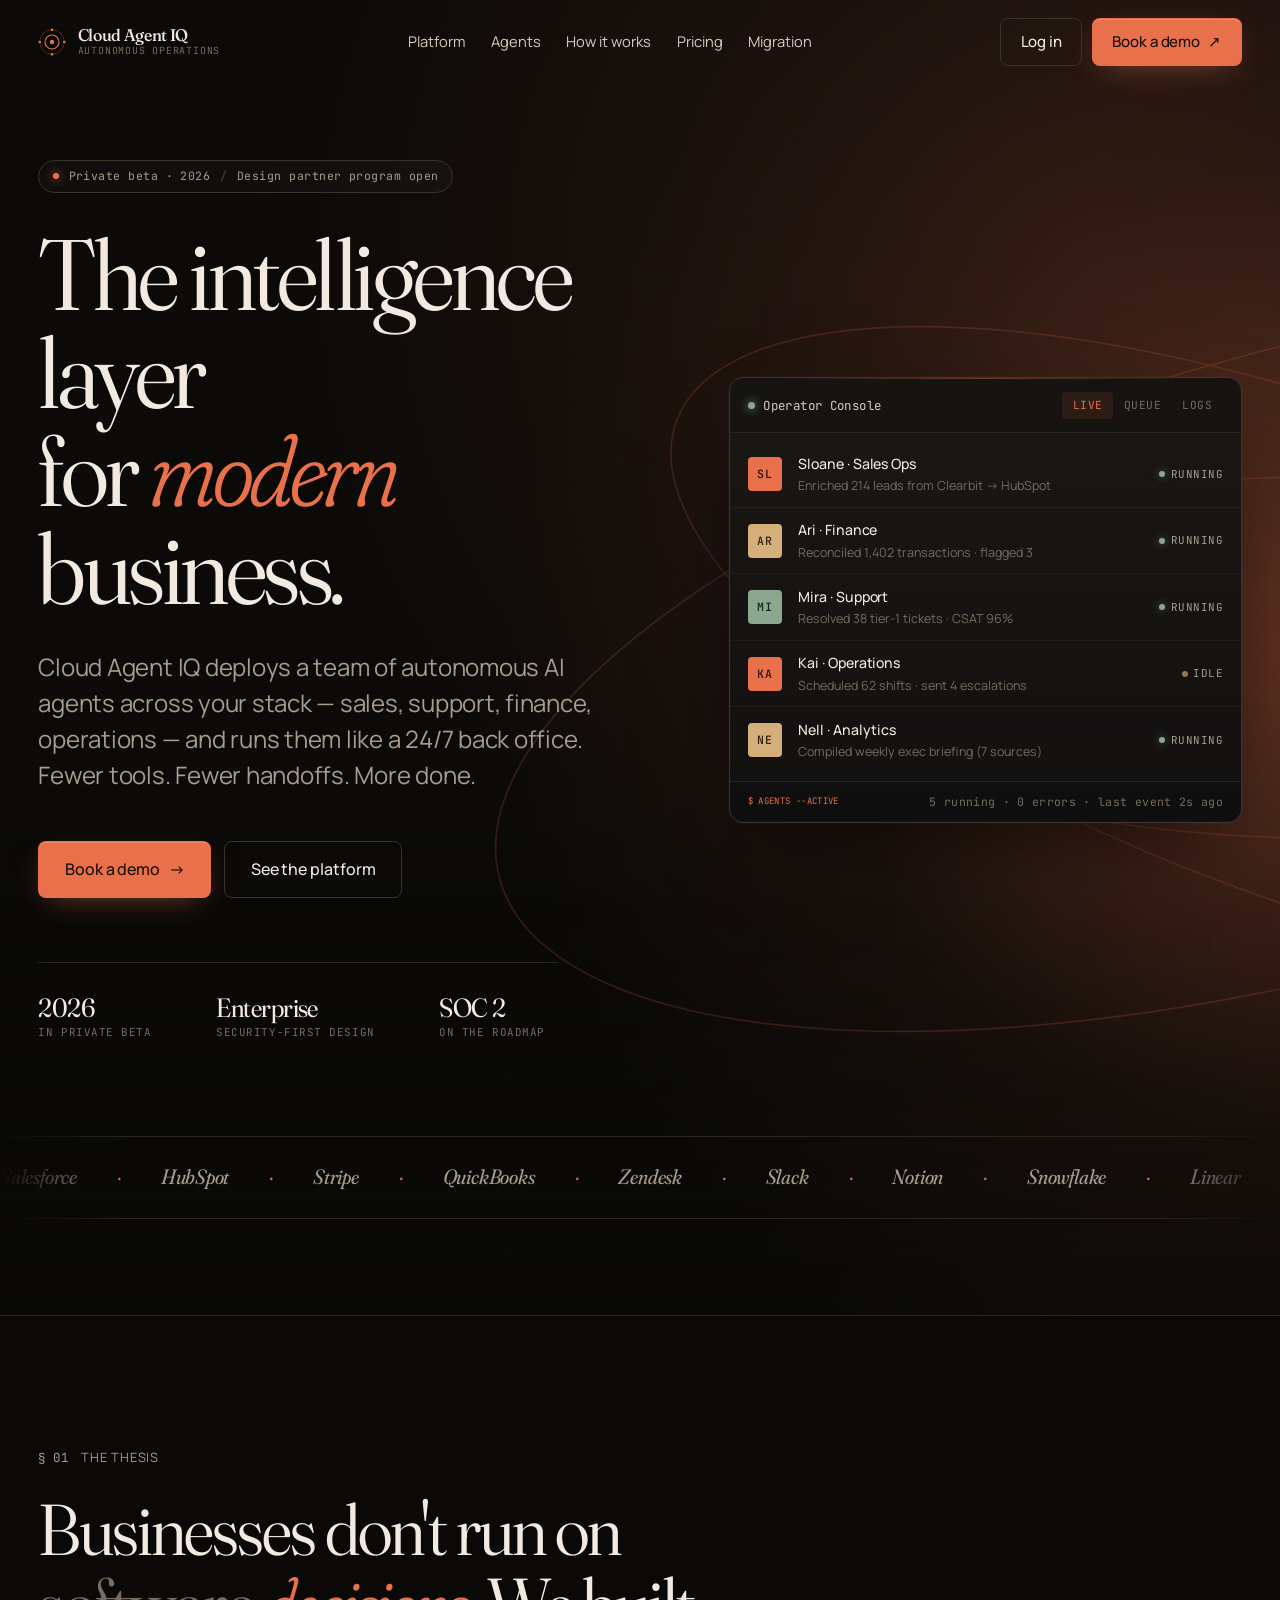
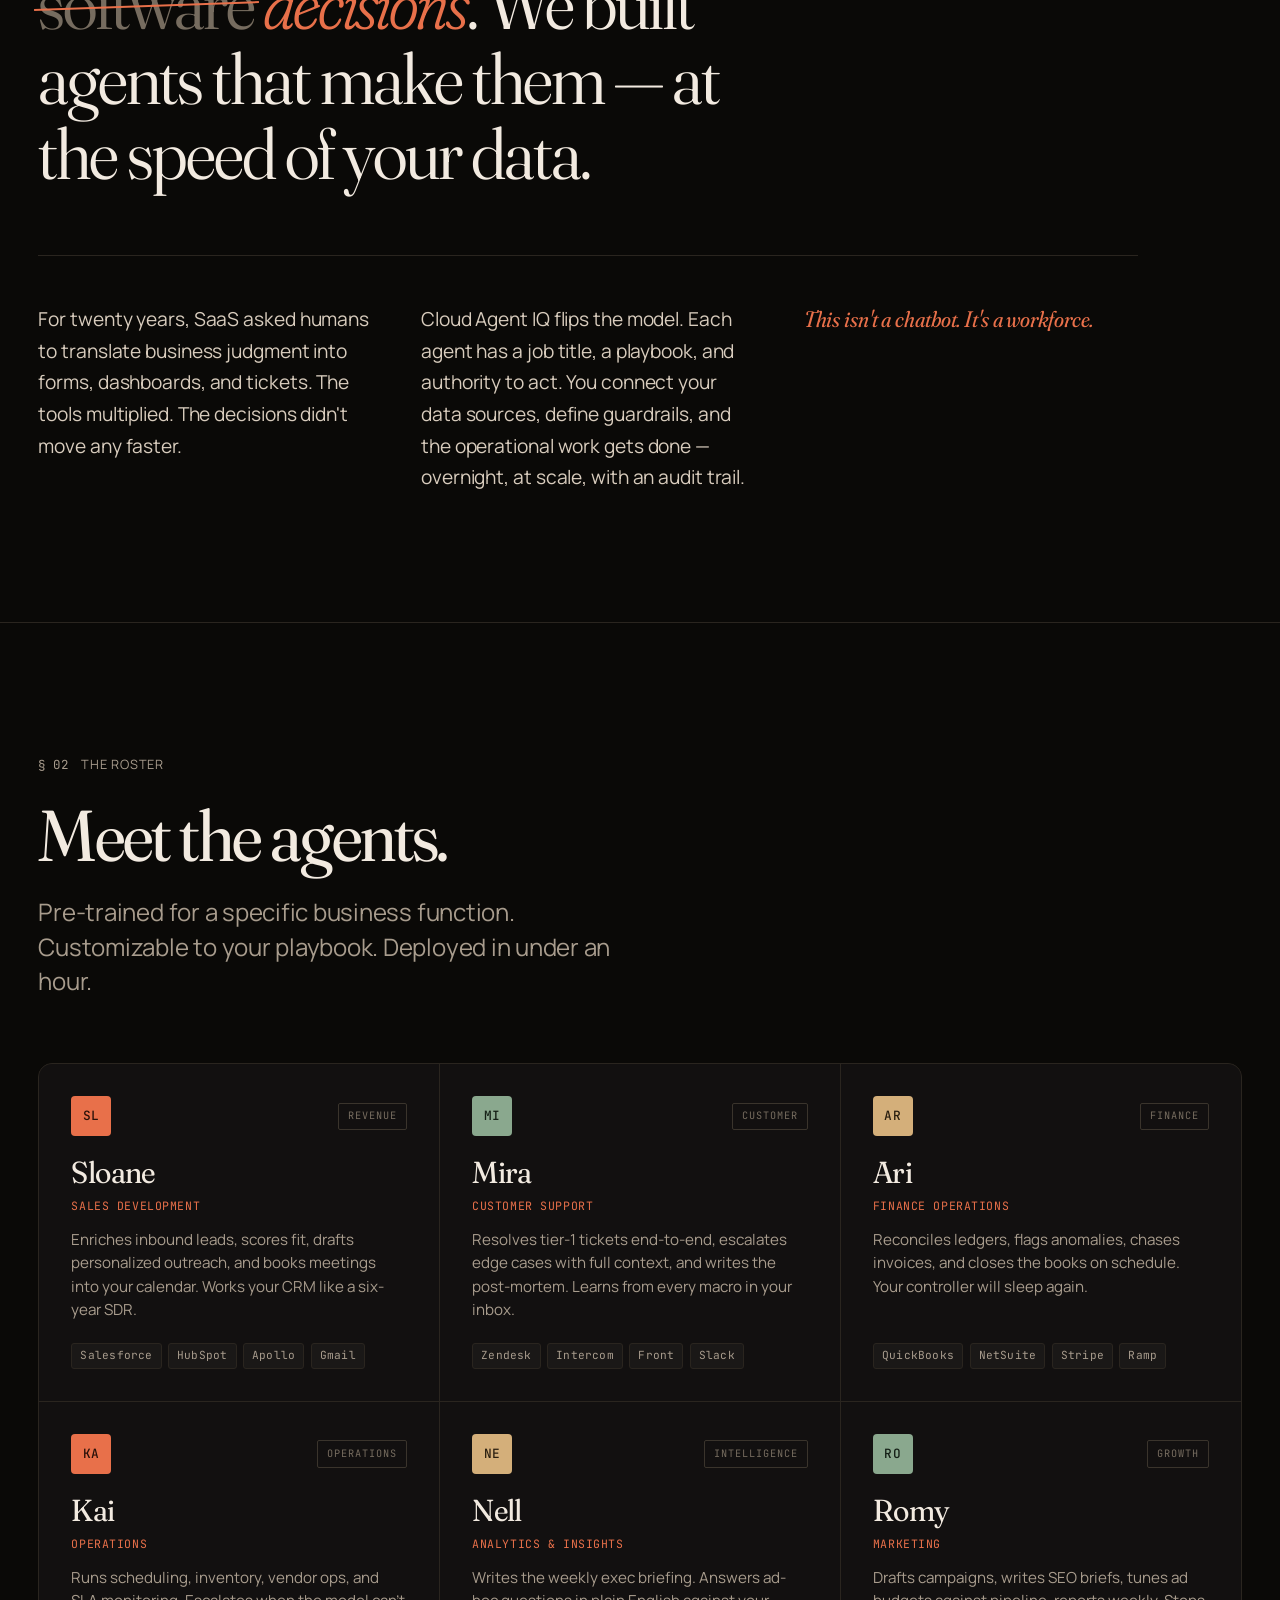
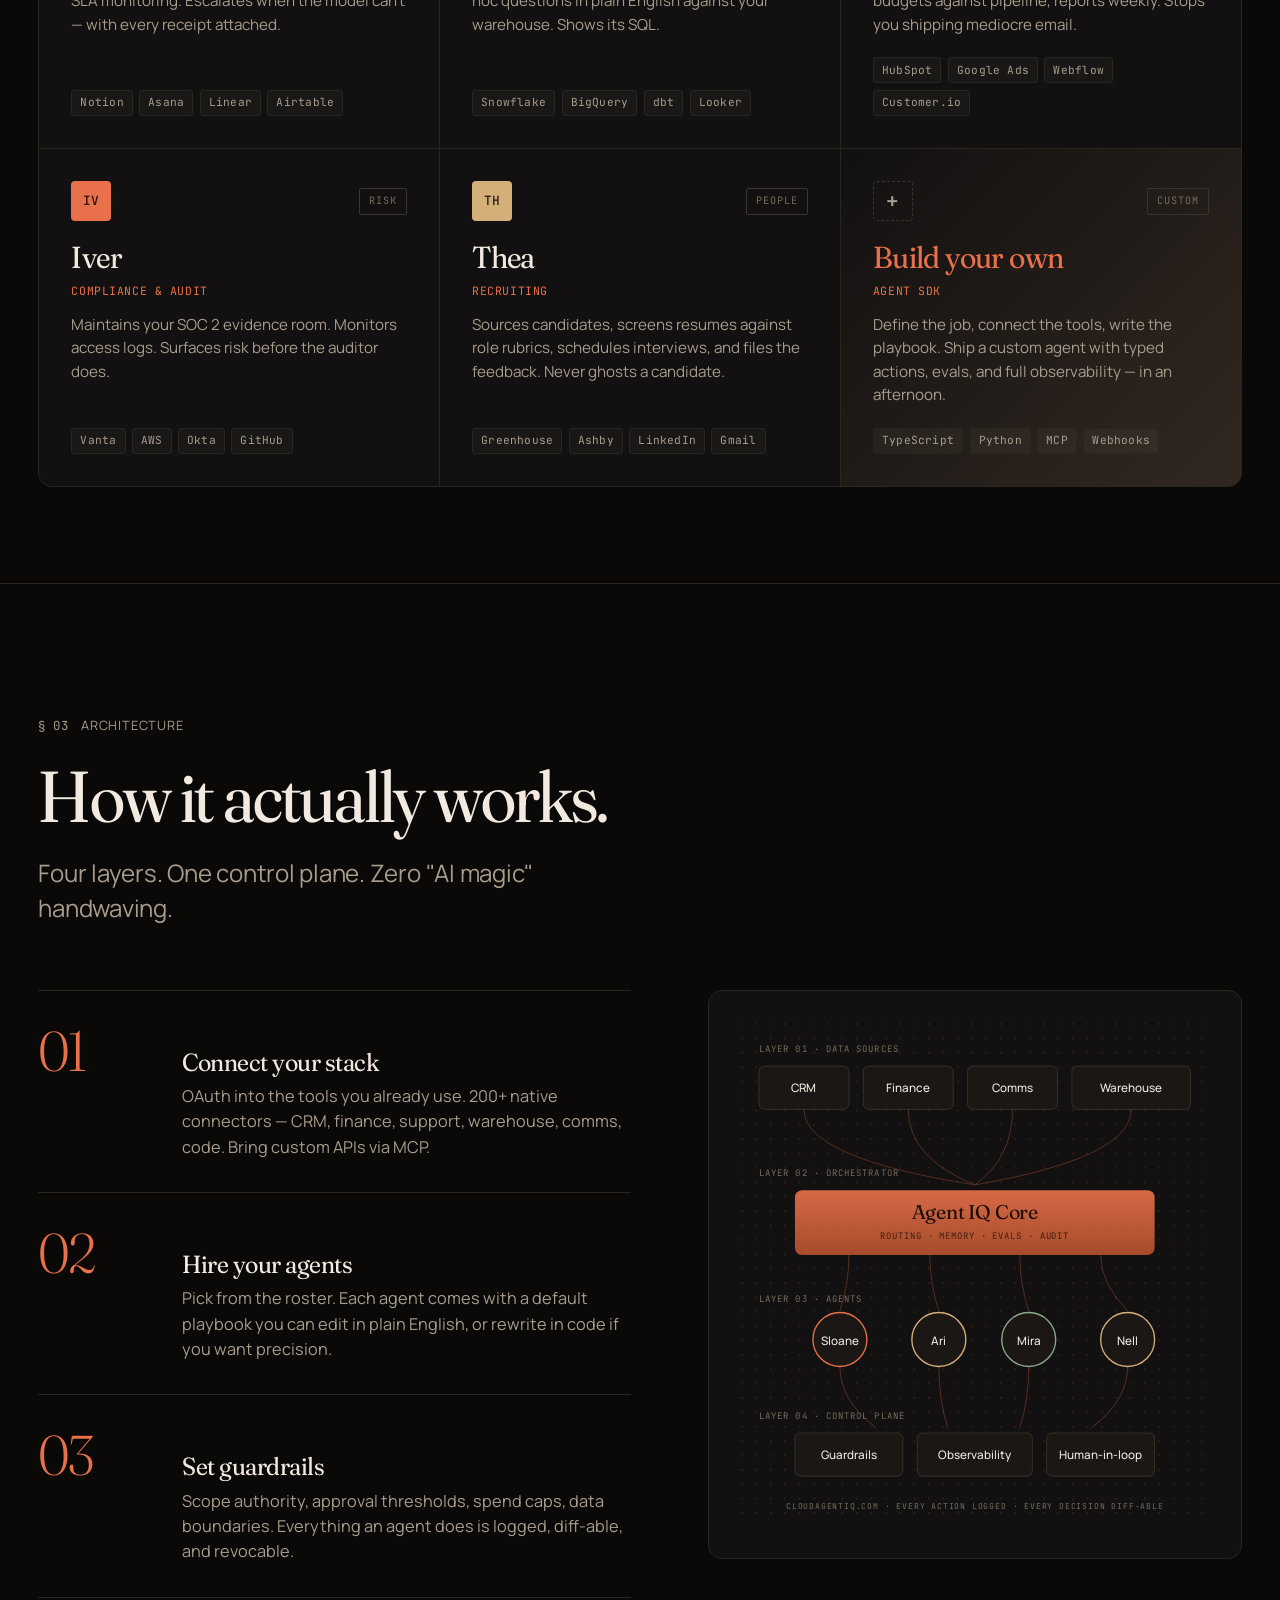
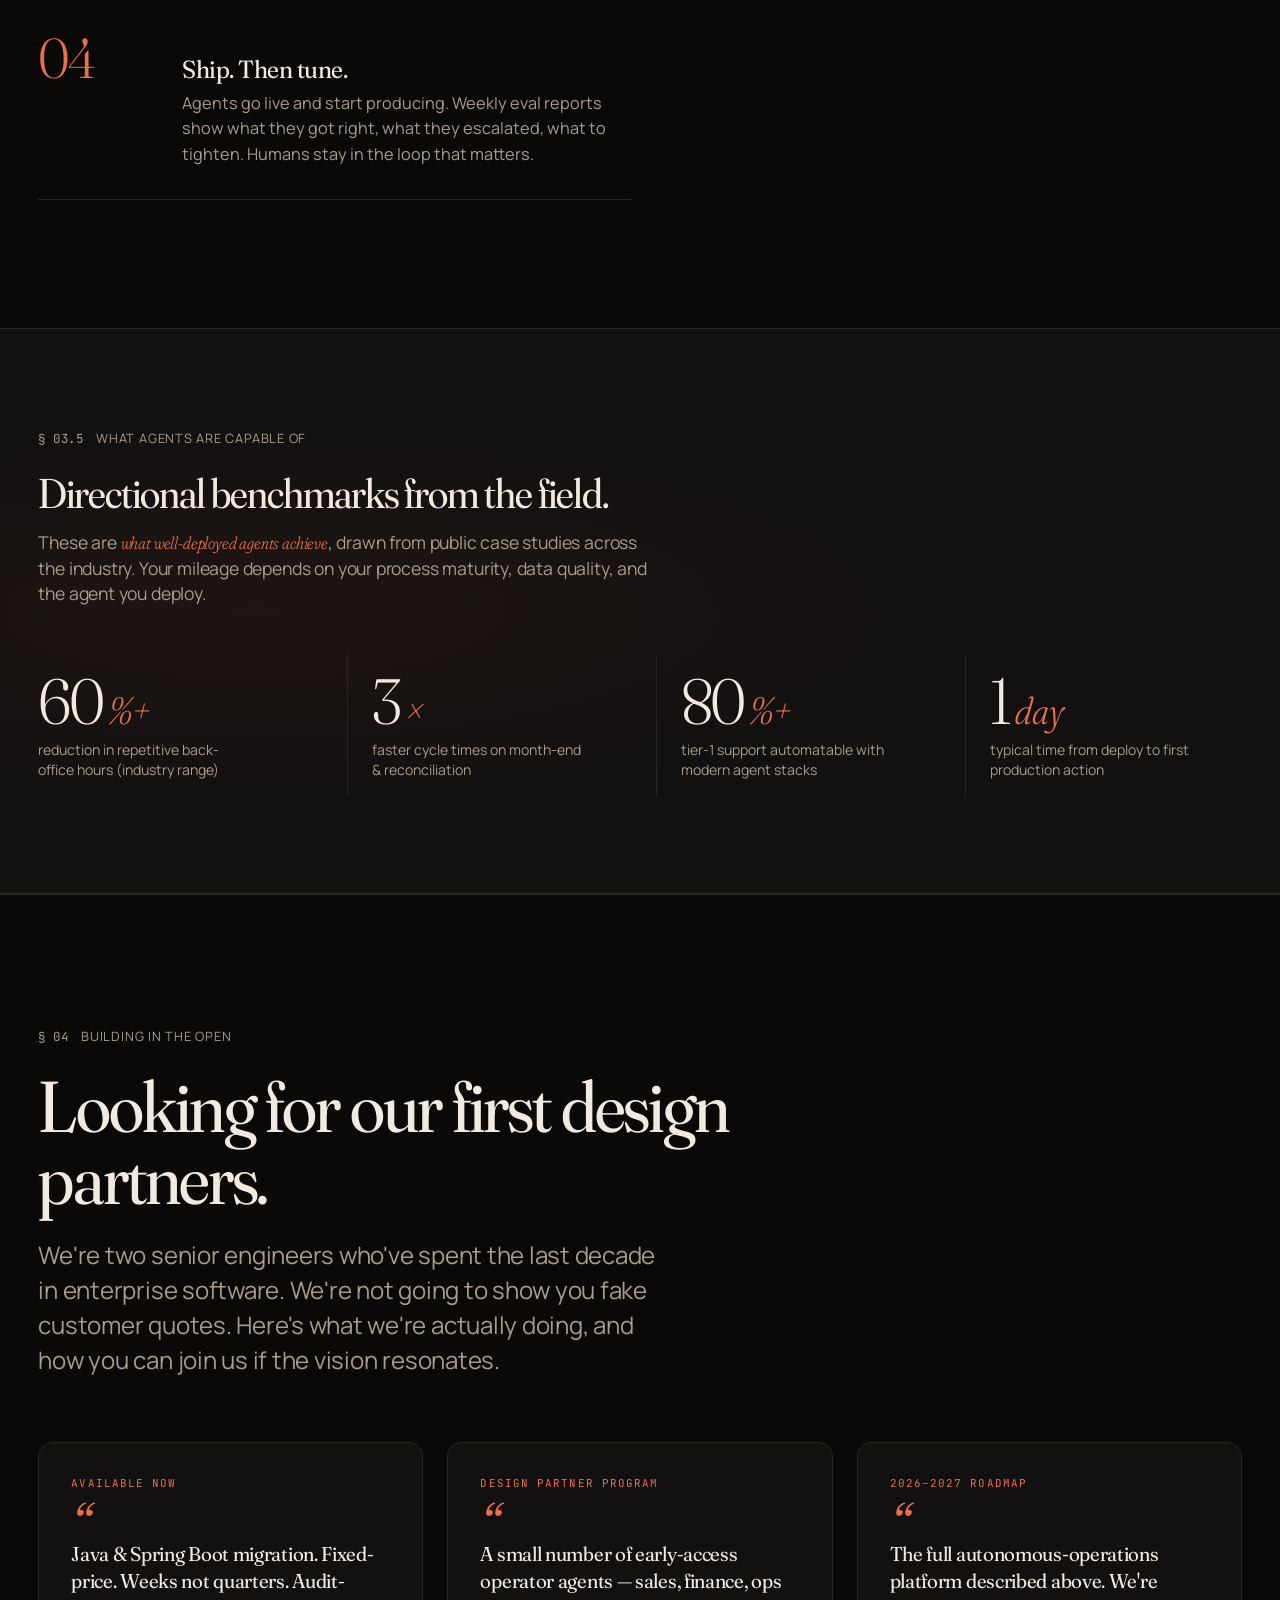
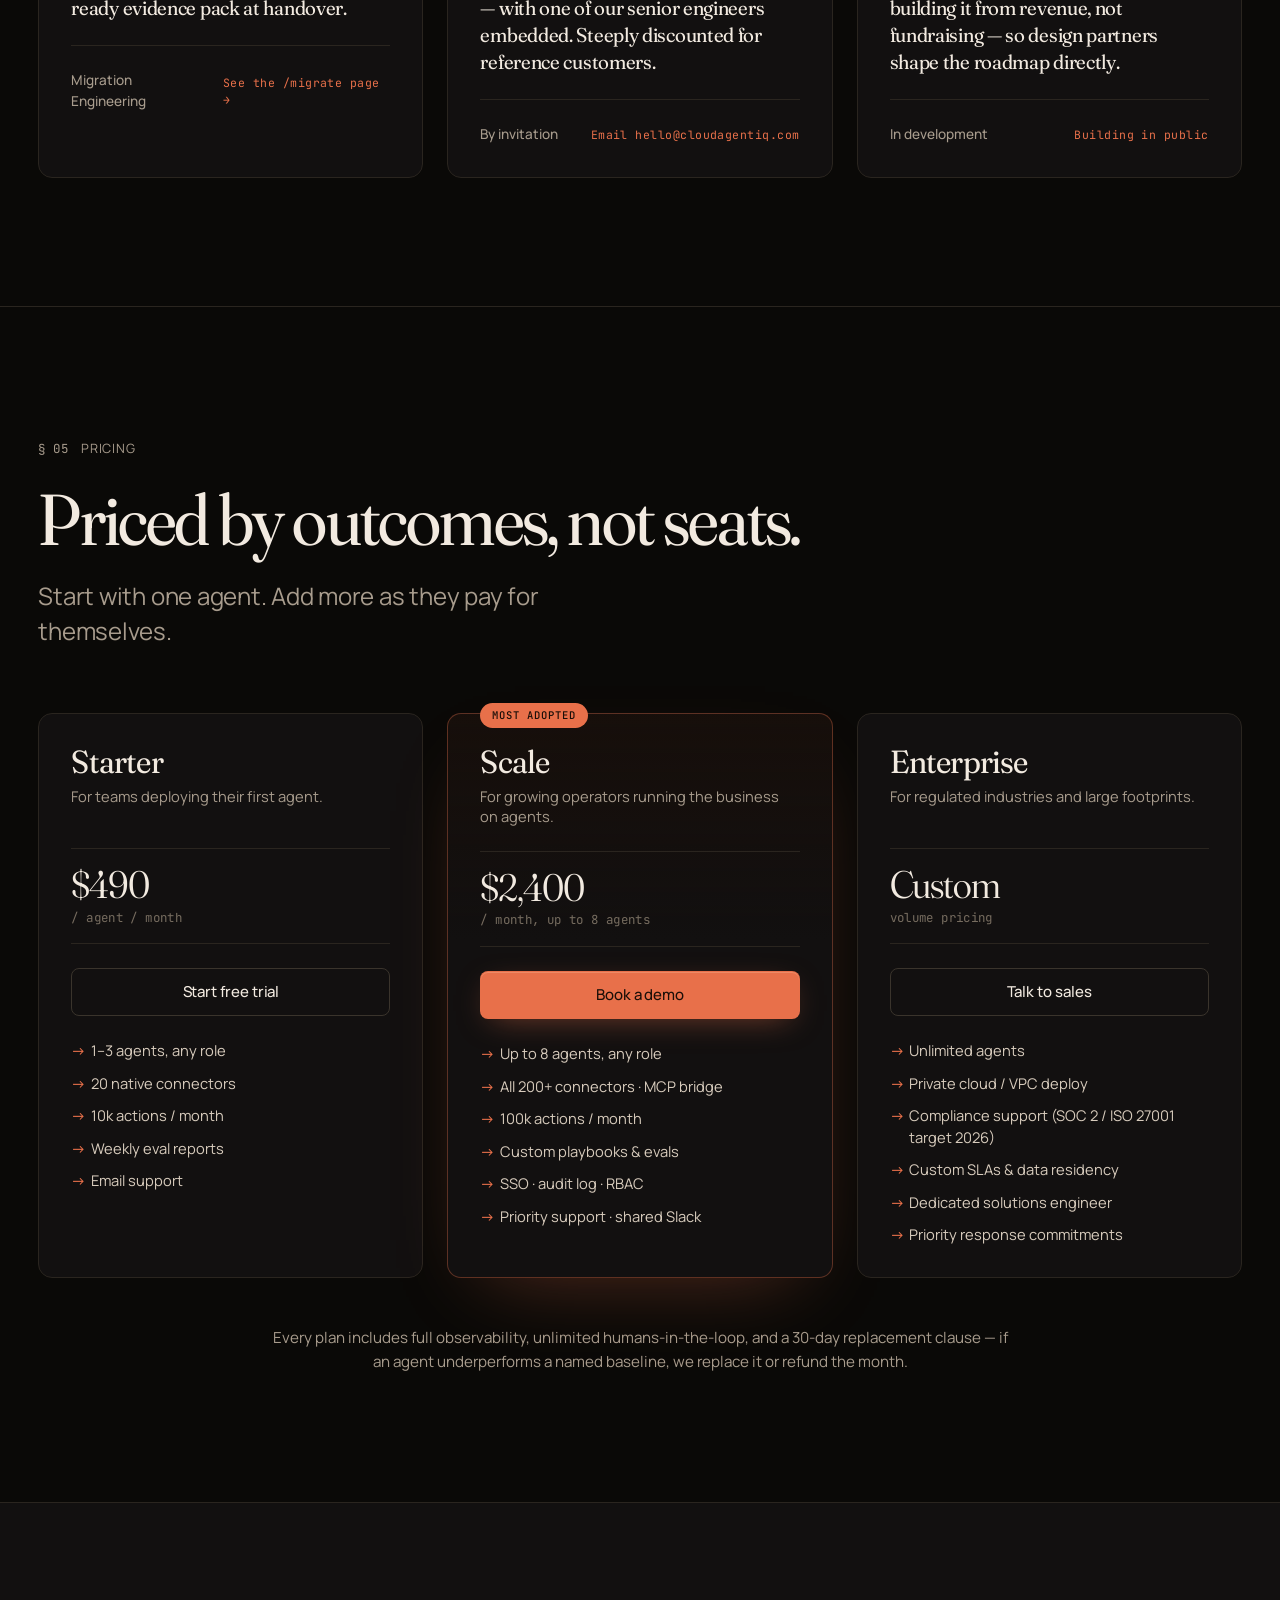
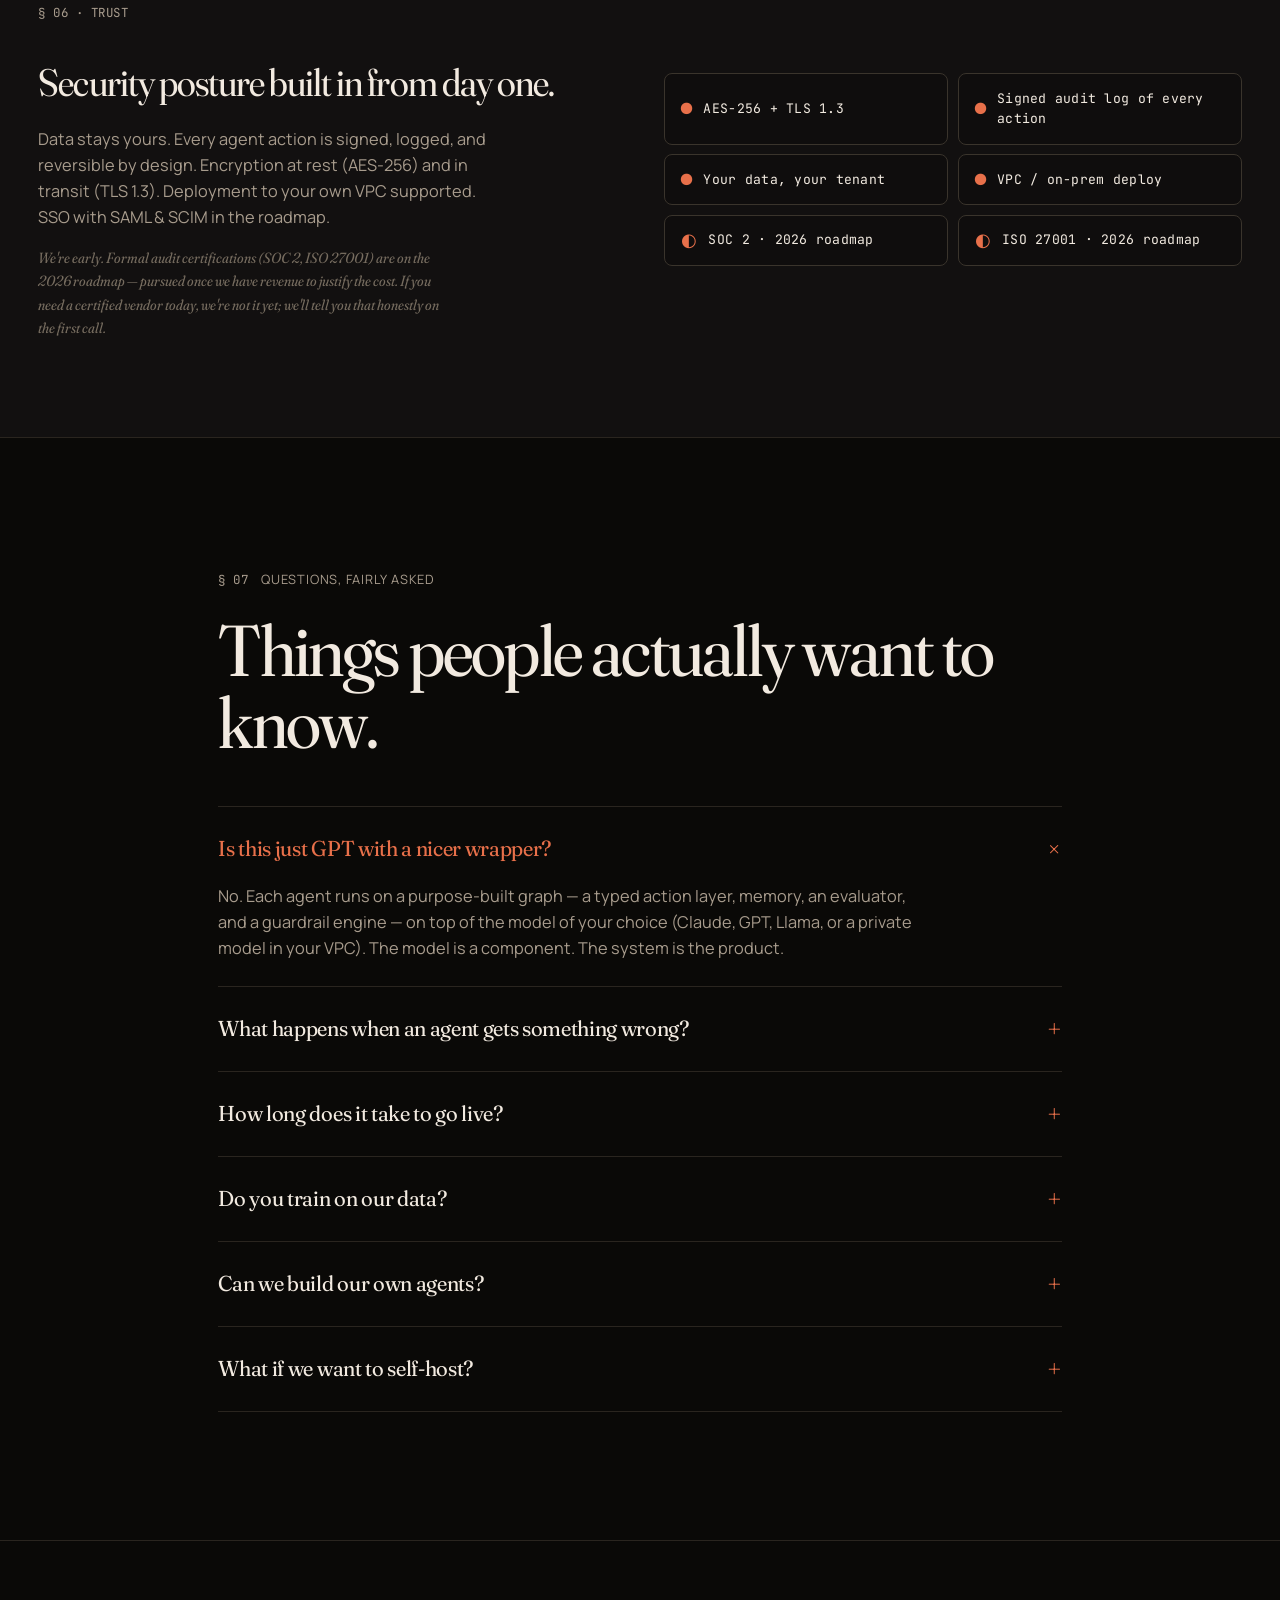
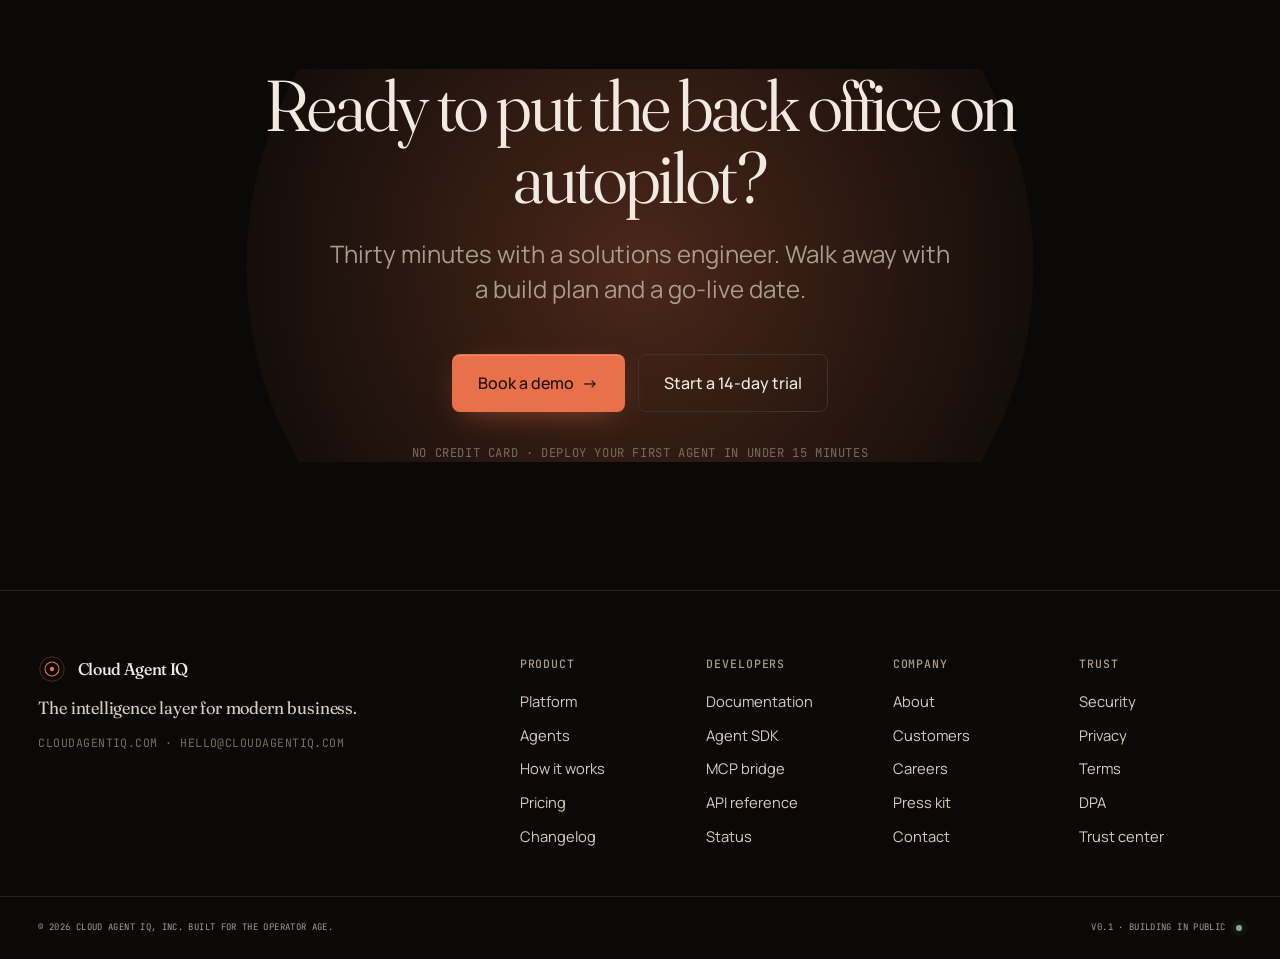
<file: index.html>
<!DOCTYPE html>
<html lang="en">
<head>
  <meta charset="UTF-8" />
  <meta name="viewport" content="width=device-width, initial-scale=1.0" />
  <meta name="description" content="Cloud Agent IQ — Autonomous AI agents that run the operational core of modern business. Sales, support, finance, ops, and analytics, handled." />
  <meta name="theme-color" content="#0A0907" />
  <meta name="author" content="Cloud Agent IQ" />
  <meta name="robots" content="index, follow, max-snippet:-1, max-image-preview:large" />
  <link rel="canonical" href="https://cloudagentiq.com/" />
  <title>Cloud Agent IQ — The intelligence layer for modern business</title>

  <!-- Open Graph -->
  <meta property="og:type" content="website" />
  <meta property="og:site_name" content="Cloud Agent IQ" />
  <meta property="og:title" content="Cloud Agent IQ — The intelligence layer for modern business" />
  <meta property="og:description" content="Deploy a team of autonomous AI agents across your stack — sales, support, finance, operations — and run them like a 24/7 back office." />
  <meta property="og:url" content="https://cloudagentiq.com/" />
  <meta property="og:image" content="https://cloudagentiq.com/og-image.svg" />
  <meta property="og:image:width" content="1200" />
  <meta property="og:image:height" content="630" />
  <meta property="og:image:alt" content="Cloud Agent IQ — autonomous AI agents for modern business" />

  <!-- Twitter / X -->
  <meta name="twitter:card" content="summary_large_image" />
  <meta name="twitter:title" content="Cloud Agent IQ — The intelligence layer for modern business" />
  <meta name="twitter:description" content="Deploy a team of autonomous AI agents across your stack. Fewer tools. Fewer handoffs. More done." />
  <meta name="twitter:image" content="https://cloudagentiq.com/og-image.svg" />

  <!-- JSON-LD structured data -->
  <script type="application/ld+json">
  {
    "@context": "https://schema.org",
    "@type": "SoftwareApplication",
    "name": "Cloud Agent IQ",
    "applicationCategory": "BusinessApplication",
    "operatingSystem": "Cloud",
    "description": "Autonomous AI agents that run the operational core of modern business — sales, support, finance, operations, and analytics.",
    "url": "https://cloudagentiq.com/",
    "offers": [
      { "@type": "Offer", "name": "Starter", "price": "490", "priceCurrency": "USD", "description": "For teams deploying their first agent." },
      { "@type": "Offer", "name": "Scale", "price": "2400", "priceCurrency": "USD", "description": "For growing operators running the business on agents." },
      { "@type": "Offer", "name": "Enterprise", "description": "Custom pricing for regulated industries and large footprints." }
    ]
  }
  </script>

  <link rel="preconnect" href="https://fonts.googleapis.com" />
  <link rel="preconnect" href="https://fonts.gstatic.com" crossorigin />
  <link href="https://fonts.googleapis.com/css2?family=Fraunces:opsz,wght,SOFT@9..144,300..900,0..100&family=Manrope:wght@300..800&family=JetBrains+Mono:wght@400;500&display=swap" rel="stylesheet" />

  <link rel="icon" type="image/svg+xml" href="favicon.svg" />
  <link rel="apple-touch-icon" href="apple-touch-icon.svg" />

  <link rel="stylesheet" href="styles.css" />
</head>
<body>
  <!-- Grain overlay for texture -->
  <div class="grain" aria-hidden="true"></div>

  <!-- Navigation -->
  <header class="nav" id="nav">
    <div class="nav-inner">
      <a class="brand" href="#top" aria-label="Cloud Agent IQ home">
        <span class="brand-mark" aria-hidden="true">
          <svg viewBox="0 0 32 32" width="28" height="28">
            <circle cx="16" cy="16" r="14" fill="none" stroke="currentColor" stroke-width="1" opacity="0.35"/>
            <circle cx="16" cy="16" r="8" fill="none" stroke="currentColor" stroke-width="1.25"/>
            <circle cx="16" cy="16" r="2.5" fill="currentColor"/>
            <circle cx="16" cy="2" r="1.5" fill="currentColor"/>
            <circle cx="30" cy="16" r="1.5" fill="currentColor"/>
            <circle cx="16" cy="30" r="1.5" fill="currentColor"/>
            <circle cx="2" cy="16" r="1.5" fill="currentColor"/>
          </svg>
        </span>
        <span class="brand-text">
          <span class="brand-name">Cloud Agent IQ</span>
          <span class="brand-sub">Autonomous Operations</span>
        </span>
      </a>
      <nav class="nav-links" aria-label="Primary">
        <a href="#platform">Platform</a>
        <a href="#agents">Agents</a>
        <a href="#how">How it works</a>
        <a href="#pricing">Pricing</a>
        <a href="migrate.html">Migration</a>
      </nav>
      <div class="nav-cta">
        <a href="#login" class="btn btn-ghost">Log in</a>
        <a href="#demo" class="btn btn-primary">Book a demo <span aria-hidden="true">↗</span></a>
      </div>
      <button class="nav-toggle" type="button" aria-label="Open menu" aria-expanded="false" aria-controls="mobile-menu">
        <span class="nav-toggle-bar"></span>
        <span class="nav-toggle-bar"></span>
      </button>
    </div>
    <!-- Mobile drawer -->
    <div class="mobile-menu" id="mobile-menu" hidden>
      <nav aria-label="Mobile">
        <a href="#platform">Platform</a>
        <a href="#agents">Agents</a>
        <a href="#how">How it works</a>
        <a href="#pricing">Pricing</a>
        <a href="migrate.html">Migration</a>
        <a href="#login">Log in</a>
      </nav>
      <a href="#demo" class="btn btn-primary btn-block btn-lg">Book a demo <span aria-hidden="true">↗</span></a>
    </div>
  </header>

  <main id="top">

    <!-- HERO -->
    <section class="hero">
      <div class="hero-bg" aria-hidden="true">
        <svg class="hero-orbits" viewBox="0 0 1200 800" preserveAspectRatio="xMidYMid slice">
          <defs>
            <radialGradient id="glow" cx="50%" cy="50%" r="50%">
              <stop offset="0%" stop-color="#E8704A" stop-opacity="0.35"/>
              <stop offset="60%" stop-color="#E8704A" stop-opacity="0.05"/>
              <stop offset="100%" stop-color="#E8704A" stop-opacity="0"/>
            </radialGradient>
          </defs>
          <circle cx="900" cy="400" r="500" fill="url(#glow)"/>
          <g stroke="#E8704A" stroke-width="1" fill="none" opacity="0.18">
            <ellipse cx="900" cy="400" rx="320" ry="110"/>
            <ellipse cx="900" cy="400" rx="420" ry="150" transform="rotate(20 900 400)"/>
            <ellipse cx="900" cy="400" rx="520" ry="190" transform="rotate(-15 900 400)"/>
          </g>
        </svg>
      </div>

      <div class="container hero-grid">
        <div class="hero-copy">
          <div class="eyebrow">
            <span class="dot"></span>
            <span>Private beta · 2026</span>
            <span class="divider">/</span>
            <span>Design partner program open</span>
          </div>

          <h1 class="hero-title">
            The intelligence layer<br/>
            for <em>modern</em> business.
          </h1>

          <p class="hero-lede">
            Cloud Agent IQ deploys a team of autonomous AI agents across your stack — sales, support, finance, operations — and runs them like a 24/7 back office. Fewer tools. Fewer handoffs. More done.
          </p>

          <div class="hero-cta">
            <a href="#demo" class="btn btn-primary btn-lg">
              Book a demo
              <span class="arrow" aria-hidden="true">→</span>
            </a>
            <a href="#platform" class="btn btn-ghost btn-lg">
              See the platform
            </a>
          </div>

          <div class="hero-meta">
            <div class="meta-item">
              <span class="meta-num">2026</span>
              <span class="meta-label">in private beta</span>
            </div>
            <div class="meta-item">
              <span class="meta-num">Enterprise</span>
              <span class="meta-label">security-first design</span>
            </div>
            <div class="meta-item">
              <span class="meta-num">SOC&nbsp;2</span>
              <span class="meta-label">on the roadmap</span>
            </div>
          </div>
        </div>

        <!-- Hero Widget: Live agent panel -->
        <aside class="hero-panel" aria-label="Live agent status">
          <div class="panel-header">
            <div class="panel-title">
              <span class="pulse"></span>
              Operator Console
            </div>
            <div class="panel-tabs">
              <span class="tab active">Live</span>
              <span class="tab">Queue</span>
              <span class="tab">Logs</span>
            </div>
          </div>

          <div class="panel-body">
            <div class="agent-row" style="--i:0">
              <div class="agent-mark" data-color="ember">SL</div>
              <div class="agent-info">
                <div class="agent-name">Sloane · Sales Ops</div>
                <div class="agent-action">Enriched 214 leads from Clearbit → HubSpot</div>
              </div>
              <div class="agent-status">
                <span class="status-dot running"></span>
                <span class="status-text">running</span>
              </div>
            </div>

            <div class="agent-row" style="--i:1">
              <div class="agent-mark" data-color="gold">AR</div>
              <div class="agent-info">
                <div class="agent-name">Ari · Finance</div>
                <div class="agent-action">Reconciled 1,402 transactions · flagged 3</div>
              </div>
              <div class="agent-status">
                <span class="status-dot running"></span>
                <span class="status-text">running</span>
              </div>
            </div>

            <div class="agent-row" style="--i:2">
              <div class="agent-mark" data-color="sage">MI</div>
              <div class="agent-info">
                <div class="agent-name">Mira · Support</div>
                <div class="agent-action">Resolved 38 tier-1 tickets · CSAT 96%</div>
              </div>
              <div class="agent-status">
                <span class="status-dot running"></span>
                <span class="status-text">running</span>
              </div>
            </div>

            <div class="agent-row" style="--i:3">
              <div class="agent-mark" data-color="ember">KA</div>
              <div class="agent-info">
                <div class="agent-name">Kai · Operations</div>
                <div class="agent-action">Scheduled 62 shifts · sent 4 escalations</div>
              </div>
              <div class="agent-status">
                <span class="status-dot idle"></span>
                <span class="status-text">idle</span>
              </div>
            </div>

            <div class="agent-row" style="--i:4">
              <div class="agent-mark" data-color="gold">NE</div>
              <div class="agent-info">
                <div class="agent-name">Nell · Analytics</div>
                <div class="agent-action">Compiled weekly exec briefing (7 sources)</div>
              </div>
              <div class="agent-status">
                <span class="status-dot running"></span>
                <span class="status-text">running</span>
              </div>
            </div>
          </div>

          <div class="panel-footer">
            <span class="mono">$ agents --active</span>
            <span class="panel-count">5 running · 0 errors · last event 2s ago</span>
          </div>
        </aside>
      </div>

      <div class="marquee" aria-hidden="true">
        <div class="marquee-track">
          <span>Salesforce</span><span>·</span>
          <span>HubSpot</span><span>·</span>
          <span>Stripe</span><span>·</span>
          <span>QuickBooks</span><span>·</span>
          <span>Zendesk</span><span>·</span>
          <span>Slack</span><span>·</span>
          <span>Notion</span><span>·</span>
          <span>Snowflake</span><span>·</span>
          <span>Linear</span><span>·</span>
          <span>NetSuite</span><span>·</span>
          <span>Gmail</span><span>·</span>
          <span>Workday</span><span>·</span>
          <span>GitHub</span><span>·</span>
          <span>Shopify</span><span>·</span>
          <!-- duplicate for seamless loop -->
          <span>Salesforce</span><span>·</span>
          <span>HubSpot</span><span>·</span>
          <span>Stripe</span><span>·</span>
          <span>QuickBooks</span><span>·</span>
          <span>Zendesk</span><span>·</span>
          <span>Slack</span><span>·</span>
          <span>Notion</span><span>·</span>
          <span>Snowflake</span><span>·</span>
          <span>Linear</span><span>·</span>
          <span>NetSuite</span><span>·</span>
          <span>Gmail</span><span>·</span>
          <span>Workday</span><span>·</span>
          <span>GitHub</span><span>·</span>
          <span>Shopify</span><span>·</span>
        </div>
      </div>
    </section>

    <!-- EDITORIAL STATEMENT -->
    <section class="statement" id="platform">
      <div class="container">
        <div class="section-mark">
          <span class="mono">§ 01</span>
          <span class="section-label">The thesis</span>
        </div>
        <h2 class="statement-title">
          Businesses don't run on <span class="strike">software</span> <em>decisions</em>.
          We built agents that make them — at the speed of your data.
        </h2>
        <div class="statement-grid">
          <p>
            For twenty years, SaaS asked humans to translate business judgment into forms, dashboards, and tickets. The tools multiplied. The decisions didn't move any faster.
          </p>
          <p>
            Cloud Agent IQ flips the model. Each agent has a job title, a playbook, and authority to act. You connect your data sources, define guardrails, and the operational work gets done — overnight, at scale, with an audit trail.
          </p>
          <p>
            This isn't a chatbot. It's a workforce.
          </p>
        </div>
      </div>
    </section>

    <!-- AGENTS GRID -->
    <section class="agents" id="agents">
      <div class="container">
        <div class="section-head">
          <div class="section-mark">
            <span class="mono">§ 02</span>
            <span class="section-label">The roster</span>
          </div>
          <h2 class="section-title">Meet the agents.</h2>
          <p class="section-lede">Pre-trained for a specific business function. Customizable to your playbook. Deployed in under an hour.</p>
        </div>

        <div class="agent-grid">

          <article class="agent-card" data-role="sales">
            <div class="card-head">
              <span class="card-mark ember">SL</span>
              <span class="card-tag">Revenue</span>
            </div>
            <h3>Sloane</h3>
            <p class="card-role">Sales Development</p>
            <p class="card-desc">Enriches inbound leads, scores fit, drafts personalized outreach, and books meetings into your calendar. Works your CRM like a six-year SDR.</p>
            <ul class="card-stack">
              <li>Salesforce</li><li>HubSpot</li><li>Apollo</li><li>Gmail</li>
            </ul>
          </article>

          <article class="agent-card" data-role="support">
            <div class="card-head">
              <span class="card-mark sage">MI</span>
              <span class="card-tag">Customer</span>
            </div>
            <h3>Mira</h3>
            <p class="card-role">Customer Support</p>
            <p class="card-desc">Resolves tier-1 tickets end-to-end, escalates edge cases with full context, and writes the post-mortem. Learns from every macro in your inbox.</p>
            <ul class="card-stack">
              <li>Zendesk</li><li>Intercom</li><li>Front</li><li>Slack</li>
            </ul>
          </article>

          <article class="agent-card" data-role="finance">
            <div class="card-head">
              <span class="card-mark gold">AR</span>
              <span class="card-tag">Finance</span>
            </div>
            <h3>Ari</h3>
            <p class="card-role">Finance Operations</p>
            <p class="card-desc">Reconciles ledgers, flags anomalies, chases invoices, and closes the books on schedule. Your controller will sleep again.</p>
            <ul class="card-stack">
              <li>QuickBooks</li><li>NetSuite</li><li>Stripe</li><li>Ramp</li>
            </ul>
          </article>

          <article class="agent-card" data-role="ops">
            <div class="card-head">
              <span class="card-mark ember">KA</span>
              <span class="card-tag">Operations</span>
            </div>
            <h3>Kai</h3>
            <p class="card-role">Operations</p>
            <p class="card-desc">Runs scheduling, inventory, vendor ops, and SLA monitoring. Escalates when the model can't — with every receipt attached.</p>
            <ul class="card-stack">
              <li>Notion</li><li>Asana</li><li>Linear</li><li>Airtable</li>
            </ul>
          </article>

          <article class="agent-card" data-role="analytics">
            <div class="card-head">
              <span class="card-mark gold">NE</span>
              <span class="card-tag">Intelligence</span>
            </div>
            <h3>Nell</h3>
            <p class="card-role">Analytics & Insights</p>
            <p class="card-desc">Writes the weekly exec briefing. Answers ad-hoc questions in plain English against your warehouse. Shows its SQL.</p>
            <ul class="card-stack">
              <li>Snowflake</li><li>BigQuery</li><li>dbt</li><li>Looker</li>
            </ul>
          </article>

          <article class="agent-card" data-role="marketing">
            <div class="card-head">
              <span class="card-mark sage">RO</span>
              <span class="card-tag">Growth</span>
            </div>
            <h3>Romy</h3>
            <p class="card-role">Marketing</p>
            <p class="card-desc">Drafts campaigns, writes SEO briefs, tunes ad budgets against pipeline, reports weekly. Stops you shipping mediocre email.</p>
            <ul class="card-stack">
              <li>HubSpot</li><li>Google Ads</li><li>Webflow</li><li>Customer.io</li>
            </ul>
          </article>

          <article class="agent-card" data-role="compliance">
            <div class="card-head">
              <span class="card-mark ember">IV</span>
              <span class="card-tag">Risk</span>
            </div>
            <h3>Iver</h3>
            <p class="card-role">Compliance & Audit</p>
            <p class="card-desc">Maintains your SOC 2 evidence room. Monitors access logs. Surfaces risk before the auditor does.</p>
            <ul class="card-stack">
              <li>Vanta</li><li>AWS</li><li>Okta</li><li>GitHub</li>
            </ul>
          </article>

          <article class="agent-card" data-role="recruiting">
            <div class="card-head">
              <span class="card-mark gold">TH</span>
              <span class="card-tag">People</span>
            </div>
            <h3>Thea</h3>
            <p class="card-role">Recruiting</p>
            <p class="card-desc">Sources candidates, screens resumes against role rubrics, schedules interviews, and files the feedback. Never ghosts a candidate.</p>
            <ul class="card-stack">
              <li>Greenhouse</li><li>Ashby</li><li>LinkedIn</li><li>Gmail</li>
            </ul>
          </article>

          <article class="agent-card agent-card-custom">
            <div class="card-head">
              <span class="card-mark custom">+</span>
              <span class="card-tag">Custom</span>
            </div>
            <h3>Build your own</h3>
            <p class="card-role">Agent SDK</p>
            <p class="card-desc">Define the job, connect the tools, write the playbook. Ship a custom agent with typed actions, evals, and full observability — in an afternoon.</p>
            <ul class="card-stack">
              <li>TypeScript</li><li>Python</li><li>MCP</li><li>Webhooks</li>
            </ul>
          </article>

        </div>
      </div>
    </section>

    <!-- HOW IT WORKS -->
    <section class="how" id="how">
      <div class="container">
        <div class="section-head">
          <div class="section-mark">
            <span class="mono">§ 03</span>
            <span class="section-label">Architecture</span>
          </div>
          <h2 class="section-title">How it actually works.</h2>
          <p class="section-lede">Four layers. One control plane. Zero "AI magic" handwaving.</p>
        </div>

        <div class="how-layout">

          <ol class="how-steps">
            <li class="step" data-step="01">
              <div class="step-num">01</div>
              <div class="step-body">
                <h3>Connect your stack</h3>
                <p>OAuth into the tools you already use. 200+ native connectors — CRM, finance, support, warehouse, comms, code. Bring custom APIs via MCP.</p>
              </div>
            </li>
            <li class="step" data-step="02">
              <div class="step-num">02</div>
              <div class="step-body">
                <h3>Hire your agents</h3>
                <p>Pick from the roster. Each agent comes with a default playbook you can edit in plain English, or rewrite in code if you want precision.</p>
              </div>
            </li>
            <li class="step" data-step="03">
              <div class="step-num">03</div>
              <div class="step-body">
                <h3>Set guardrails</h3>
                <p>Scope authority, approval thresholds, spend caps, data boundaries. Everything an agent does is logged, diff-able, and revocable.</p>
              </div>
            </li>
            <li class="step" data-step="04">
              <div class="step-num">04</div>
              <div class="step-body">
                <h3>Ship. Then tune.</h3>
                <p>Agents go live and start producing. Weekly eval reports show what they got right, what they escalated, what to tighten. Humans stay in the loop that matters.</p>
              </div>
            </li>
          </ol>

          <!-- Architecture diagram -->
          <figure class="arch-diagram" aria-label="Cloud Agent IQ architecture diagram">
            <svg viewBox="0 0 520 560" xmlns="http://www.w3.org/2000/svg">
              <defs>
                <pattern id="dots" x="0" y="0" width="16" height="16" patternUnits="userSpaceOnUse">
                  <circle cx="1" cy="1" r="1" fill="#E8704A" opacity="0.18"/>
                </pattern>
                <linearGradient id="coreGrad" x1="0" x2="0" y1="0" y2="1">
                  <stop offset="0%" stop-color="#E8704A"/>
                  <stop offset="100%" stop-color="#B2512E"/>
                </linearGradient>
              </defs>
              <rect width="520" height="560" fill="url(#dots)"/>

              <!-- Layer: Data sources (top) -->
              <g class="arch-layer">
                <text x="20" y="32" class="arch-label">LAYER 01 · DATA SOURCES</text>
                <g class="arch-node"><rect x="20" y="48" width="100" height="48" rx="6"/><text x="70" y="77" class="arch-node-text">CRM</text></g>
                <g class="arch-node"><rect x="136" y="48" width="100" height="48" rx="6"/><text x="186" y="77" class="arch-node-text">Finance</text></g>
                <g class="arch-node"><rect x="252" y="48" width="100" height="48" rx="6"/><text x="302" y="77" class="arch-node-text">Comms</text></g>
                <g class="arch-node"><rect x="368" y="48" width="132" height="48" rx="6"/><text x="434" y="77" class="arch-node-text">Warehouse</text></g>
              </g>

              <!-- Connecting lines to orchestrator -->
              <g stroke="#E8704A" stroke-width="1" fill="none" opacity="0.35">
                <path d="M70 96 Q70 150 260 180"/>
                <path d="M186 96 Q186 150 260 180"/>
                <path d="M302 96 Q302 150 260 180"/>
                <path d="M434 96 Q434 150 260 180"/>
              </g>

              <!-- Layer: Orchestrator -->
              <g class="arch-layer">
                <text x="20" y="170" class="arch-label">LAYER 02 · ORCHESTRATOR</text>
                <rect x="60" y="186" width="400" height="72" rx="8" fill="url(#coreGrad)" opacity="0.92"/>
                <text x="260" y="218" class="arch-core-title">Agent IQ Core</text>
                <text x="260" y="240" class="arch-core-sub">routing · memory · evals · audit</text>
              </g>

              <!-- Connecting lines to agents -->
              <g stroke="#E8704A" stroke-width="1" fill="none" opacity="0.35">
                <path d="M120 258 Q120 290 110 320"/>
                <path d="M210 258 Q210 290 220 320"/>
                <path d="M310 258 Q310 290 320 320"/>
                <path d="M400 258 Q400 290 430 320"/>
              </g>

              <!-- Layer: Agents -->
              <g class="arch-layer">
                <text x="20" y="310" class="arch-label">LAYER 03 · AGENTS</text>
                <g class="arch-agent" data-i="0"><circle cx="110" cy="352" r="30"/><text x="110" y="358" class="arch-node-text">Sloane</text></g>
                <g class="arch-agent" data-i="1"><circle cx="220" cy="352" r="30"/><text x="220" y="358" class="arch-node-text">Ari</text></g>
                <g class="arch-agent" data-i="2"><circle cx="320" cy="352" r="30"/><text x="320" y="358" class="arch-node-text">Mira</text></g>
                <g class="arch-agent" data-i="3"><circle cx="430" cy="352" r="30"/><text x="430" y="358" class="arch-node-text">Nell</text></g>
              </g>

              <!-- Connecting lines to control plane -->
              <g stroke="#E8704A" stroke-width="1" fill="none" opacity="0.35">
                <path d="M110 382 Q110 420 150 450"/>
                <path d="M220 382 Q220 420 230 450"/>
                <path d="M320 382 Q320 420 310 450"/>
                <path d="M430 382 Q430 420 390 450"/>
              </g>

              <!-- Layer: Control plane -->
              <g class="arch-layer">
                <text x="20" y="440" class="arch-label">LAYER 04 · CONTROL PLANE</text>
                <rect x="60" y="456" width="120" height="48" rx="6" class="arch-ctrl"/><text x="120" y="485" class="arch-node-text">Guardrails</text>
                <rect x="196" y="456" width="128" height="48" rx="6" class="arch-ctrl"/><text x="260" y="485" class="arch-node-text">Observability</text>
                <rect x="340" y="456" width="120" height="48" rx="6" class="arch-ctrl"/><text x="400" y="485" class="arch-node-text">Human-in-loop</text>
              </g>

              <text x="260" y="540" class="arch-caption">cloudagentiq.com · every action logged · every decision diff-able</text>
            </svg>
          </figure>
        </div>
      </div>
    </section>

    <!-- METRICS BAND -->
    <section class="metrics">
      <div class="container">
        <div class="section-head" style="max-width: 760px; margin-bottom: 3rem;">
          <div class="section-mark">
            <span class="mono">§ 03.5</span>
            <span class="section-label">What agents are capable of</span>
          </div>
          <h2 class="section-title" style="font-size: clamp(1.8rem, 3.5vw, 2.6rem);">Directional benchmarks from the field.</h2>
          <p class="section-lede" style="font-size: 1.1rem; margin-top: 1rem;">These are <em>what well-deployed agents achieve</em>, drawn from public case studies across the industry. Your mileage depends on your process maturity, data quality, and the agent you deploy.</p>
        </div>
        <div class="metrics-grid">
          <div class="metric">
            <div class="metric-value">
              <span class="metric-num" data-count="60">60</span>
              <span class="metric-unit">%+</span>
            </div>
            <div class="metric-label">reduction in repetitive back-office hours (industry range)</div>
          </div>
          <div class="metric">
            <div class="metric-value">
              <span class="metric-num" data-count="3">3</span>
              <span class="metric-unit">×</span>
            </div>
            <div class="metric-label">faster cycle times on month-end &amp; reconciliation</div>
          </div>
          <div class="metric">
            <div class="metric-value">
              <span class="metric-num" data-count="80">80</span>
              <span class="metric-unit">%+</span>
            </div>
            <div class="metric-label">tier-1 support automatable with modern agent stacks</div>
          </div>
          <div class="metric">
            <div class="metric-value">
              <span class="metric-num" data-count="1">1</span>
              <span class="metric-unit">day</span>
            </div>
            <div class="metric-label">typical time from deploy to first production action</div>
          </div>
        </div>
      </div>
    </section>

    <!-- DESIGN PARTNERS (replaces fictional case studies) -->
    <section class="cases">
      <div class="container">
        <div class="section-head">
          <div class="section-mark">
            <span class="mono">§ 04</span>
            <span class="section-label">Building in the open</span>
          </div>
          <h2 class="section-title">Looking for our first design partners.</h2>
          <p class="section-lede">We're two senior engineers who've spent the last decade in enterprise software. We're not going to show you fake customer quotes. Here's what we're actually doing, and how you can join us if the vision resonates.</p>
        </div>

        <div class="cases-grid">
          <article class="case-card">
            <div class="case-industry">Available now</div>
            <blockquote>
              Java &amp; Spring Boot migration. Fixed-price. Weeks not quarters. Audit-ready evidence pack at handover.
            </blockquote>
            <div class="case-attribution">
              <span class="case-role">Migration Engineering</span>
              <span class="case-result"><a href="migrate.html" style="color: var(--ember);">See the /migrate page →</a></span>
            </div>
          </article>

          <article class="case-card">
            <div class="case-industry">Design partner program</div>
            <blockquote>
              A small number of early-access operator agents — sales, finance, ops — with one of our senior engineers embedded. Steeply discounted for reference customers.
            </blockquote>
            <div class="case-attribution">
              <span class="case-role">By invitation</span>
              <span class="case-result">Email hello@cloudagentiq.com</span>
            </div>
          </article>

          <article class="case-card">
            <div class="case-industry">2026–2027 roadmap</div>
            <blockquote>
              The full autonomous-operations platform described above. We're building it from revenue, not fundraising — so design partners shape the roadmap directly.
            </blockquote>
            <div class="case-attribution">
              <span class="case-role">In development</span>
              <span class="case-result">Building in public</span>
            </div>
          </article>
        </div>
      </div>
    </section>

    <!-- PRICING -->
    <section class="pricing" id="pricing">
      <div class="container">
        <div class="section-head">
          <div class="section-mark">
            <span class="mono">§ 05</span>
            <span class="section-label">Pricing</span>
          </div>
          <h2 class="section-title">Priced by outcomes, not seats.</h2>
          <p class="section-lede">Start with one agent. Add more as they pay for themselves.</p>
        </div>

        <div class="pricing-grid">

          <article class="tier">
            <header class="tier-head">
              <h3 class="tier-name">Starter</h3>
              <p class="tier-for">For teams deploying their first agent.</p>
            </header>
            <div class="tier-price">
              <span class="price-num">$490</span>
              <span class="price-unit">/ agent / month</span>
            </div>
            <a href="#demo" class="btn btn-outline btn-block">Start free trial</a>
            <ul class="tier-features">
              <li>1–3 agents, any role</li>
              <li>20 native connectors</li>
              <li>10k actions / month</li>
              <li>Weekly eval reports</li>
              <li>Email support</li>
            </ul>
          </article>

          <article class="tier tier-featured">
            <div class="tier-badge">Most adopted</div>
            <header class="tier-head">
              <h3 class="tier-name">Scale</h3>
              <p class="tier-for">For growing operators running the business on agents.</p>
            </header>
            <div class="tier-price">
              <span class="price-num">$2,400</span>
              <span class="price-unit">/ month, up to 8 agents</span>
            </div>
            <a href="#demo" class="btn btn-primary btn-block">Book a demo</a>
            <ul class="tier-features">
              <li>Up to 8 agents, any role</li>
              <li>All 200+ connectors · MCP bridge</li>
              <li>100k actions / month</li>
              <li>Custom playbooks & evals</li>
              <li>SSO · audit log · RBAC</li>
              <li>Priority support · shared Slack</li>
            </ul>
          </article>

          <article class="tier">
            <header class="tier-head">
              <h3 class="tier-name">Enterprise</h3>
              <p class="tier-for">For regulated industries and large footprints.</p>
            </header>
            <div class="tier-price">
              <span class="price-num">Custom</span>
              <span class="price-unit">volume pricing</span>
            </div>
            <a href="#demo" class="btn btn-outline btn-block">Talk to sales</a>
            <ul class="tier-features">
              <li>Unlimited agents</li>
              <li>Private cloud / VPC deploy</li>
              <li>Compliance support (SOC 2 / ISO 27001 target 2026)</li>
              <li>Custom SLAs &amp; data residency</li>
              <li>Dedicated solutions engineer</li>
              <li>Priority response commitments</li>
            </ul>
          </article>

        </div>

        <p class="pricing-foot">
          Every plan includes full observability, unlimited humans-in-the-loop, and a 30-day replacement clause — if an agent underperforms a named baseline, we replace it or refund the month.
        </p>
      </div>
    </section>

    <!-- SECURITY STRIP -->
    <section class="security">
      <div class="container">
        <div class="security-grid">
          <div class="security-copy">
            <span class="mono section-mark-single">§ 06 · Trust</span>
            <h2>Security posture built in from day one.</h2>
            <p>Data stays yours. Every agent action is signed, logged, and reversible by design. Encryption at rest (AES-256) and in transit (TLS 1.3). Deployment to your own VPC supported. SSO with SAML &amp; SCIM in the roadmap.</p>
            <p style="margin-top: 1rem; font-size: 0.92rem; color: var(--muted); font-style: italic; font-family: var(--font-display); font-variation-settings: 'opsz' 100, 'SOFT' 60;">We're early. Formal audit certifications (SOC 2, ISO 27001) are on the 2026 roadmap — pursued once we have revenue to justify the cost. If you need a certified vendor today, we're not it yet; we'll tell you that honestly on the first call.</p>
          </div>
          <ul class="badges">
            <li><span class="badge-mark">●</span>AES-256 + TLS 1.3</li>
            <li><span class="badge-mark">●</span>Signed audit log of every action</li>
            <li><span class="badge-mark">●</span>Your data, your tenant</li>
            <li><span class="badge-mark">●</span>VPC / on-prem deploy</li>
            <li><span class="badge-mark">◐</span>SOC 2 · 2026 roadmap</li>
            <li><span class="badge-mark">◐</span>ISO 27001 · 2026 roadmap</li>
          </ul>
        </div>
      </div>
    </section>

    <!-- FAQ -->
    <section class="faq">
      <div class="container faq-container">
        <div class="section-mark">
          <span class="mono">§ 07</span>
          <span class="section-label">Questions, fairly asked</span>
        </div>
        <h2 class="section-title">Things people actually want to know.</h2>

        <div class="faq-list">
          <details class="faq-item" open>
            <summary>Is this just GPT with a nicer wrapper?</summary>
            <p>No. Each agent runs on a purpose-built graph — a typed action layer, memory, an evaluator, and a guardrail engine — on top of the model of your choice (Claude, GPT, Llama, or a private model in your VPC). The model is a component. The system is the product.</p>
          </details>
          <details class="faq-item">
            <summary>What happens when an agent gets something wrong?</summary>
            <p>Three things. It escalates with full context to the human owner you designated. It files the miss in the weekly eval report. And — depending on severity — it can auto-rollback its own action via a signed reversal. Every action is designed to be undoable.</p>
          </details>
          <details class="faq-item">
            <summary>How long does it take to go live?</summary>
            <p>Median is 11 minutes for a single agent on our default playbook. Complex deployments (VPC, custom connectors, multi-agent workflows) typically take 2–6 weeks with our solutions team.</p>
          </details>
          <details class="faq-item">
            <summary>Do you train on our data?</summary>
            <p>Never. Your data stays in your tenant, encrypted with keys you control. We do not train foundation models on customer data, ever. You can review the DPA in the security portal.</p>
          </details>
          <details class="faq-item">
            <summary>Can we build our own agents?</summary>
            <p>Yes. The Agent SDK (TypeScript and Python) lets you define typed actions, connect arbitrary tools via MCP, and ship a custom agent with the same observability and guardrails as our first-party roster.</p>
          </details>
          <details class="faq-item">
            <summary>What if we want to self-host?</summary>
            <p>The Enterprise tier supports private cloud deployments into your AWS, GCP, or Azure account. The control plane runs entirely on your infrastructure; model traffic routes to the provider of your choice.</p>
          </details>
        </div>
      </div>
    </section>

    <!-- CTA -->
    <section class="cta" id="demo">
      <div class="container cta-inner">
        <div class="cta-bg" aria-hidden="true">
          <svg viewBox="0 0 1200 400" preserveAspectRatio="xMidYMid slice">
            <defs>
              <radialGradient id="ctaGlow" cx="50%" cy="50%" r="60%">
                <stop offset="0%" stop-color="#E8704A" stop-opacity="0.5"/>
                <stop offset="100%" stop-color="#E8704A" stop-opacity="0"/>
              </radialGradient>
            </defs>
            <circle cx="600" cy="200" r="400" fill="url(#ctaGlow)"/>
          </svg>
        </div>
        <h2 class="cta-title">Ready to put the back office on autopilot?</h2>
        <p class="cta-lede">Thirty minutes with a solutions engineer. Walk away with a build plan and a go-live date.</p>
        <div class="cta-actions">
          <a href="#book" class="btn btn-primary btn-lg">
            Book a demo
            <span class="arrow" aria-hidden="true">→</span>
          </a>
          <a href="#trial" class="btn btn-ghost btn-lg">
            Start a 14-day trial
          </a>
        </div>
        <p class="cta-foot mono">no credit card · deploy your first agent in under 15 minutes</p>
      </div>
    </section>

  </main>

  <footer class="footer">
    <div class="container footer-inner">
      <div class="footer-brand">
        <div class="brand">
          <span class="brand-mark" aria-hidden="true">
            <svg viewBox="0 0 32 32" width="28" height="28">
              <circle cx="16" cy="16" r="14" fill="none" stroke="currentColor" stroke-width="1" opacity="0.35"/>
              <circle cx="16" cy="16" r="8" fill="none" stroke="currentColor" stroke-width="1.25"/>
              <circle cx="16" cy="16" r="2.5" fill="currentColor"/>
            </svg>
          </span>
          <span class="brand-text">
            <span class="brand-name">Cloud Agent IQ</span>
          </span>
        </div>
        <p class="footer-tag">The intelligence layer for modern business.</p>
        <p class="footer-address mono">cloudagentiq.com · hello@cloudagentiq.com</p>
      </div>

      <div class="footer-cols">
        <div class="footer-col">
          <h4>Product</h4>
          <ul>
            <li><a href="#platform">Platform</a></li>
            <li><a href="#agents">Agents</a></li>
            <li><a href="#how">How it works</a></li>
            <li><a href="#pricing">Pricing</a></li>
            <li><a href="#">Changelog</a></li>
          </ul>
        </div>
        <div class="footer-col">
          <h4>Developers</h4>
          <ul>
            <li><a href="#docs">Documentation</a></li>
            <li><a href="#">Agent SDK</a></li>
            <li><a href="#">MCP bridge</a></li>
            <li><a href="#">API reference</a></li>
            <li><a href="#">Status</a></li>
          </ul>
        </div>
        <div class="footer-col">
          <h4>Company</h4>
          <ul>
            <li><a href="#">About</a></li>
            <li><a href="#">Customers</a></li>
            <li><a href="#">Careers</a></li>
            <li><a href="#">Press kit</a></li>
            <li><a href="#">Contact</a></li>
          </ul>
        </div>
        <div class="footer-col">
          <h4>Trust</h4>
          <ul>
            <li><a href="#">Security</a></li>
            <li><a href="#">Privacy</a></li>
            <li><a href="#">Terms</a></li>
            <li><a href="#">DPA</a></li>
            <li><a href="#">Trust center</a></li>
          </ul>
        </div>
      </div>
    </div>
    <div class="footer-bottom">
      <div class="container footer-bottom-inner">
        <span class="mono">© 2026 Cloud Agent IQ, Inc. Built for the operator age.</span>
        <span class="mono">v0.1 · building in public <span class="status-dot running"></span></span>
      </div>
    </div>
  </footer>

  <script src="app.js" defer></script>
</body>
</html>
</file>
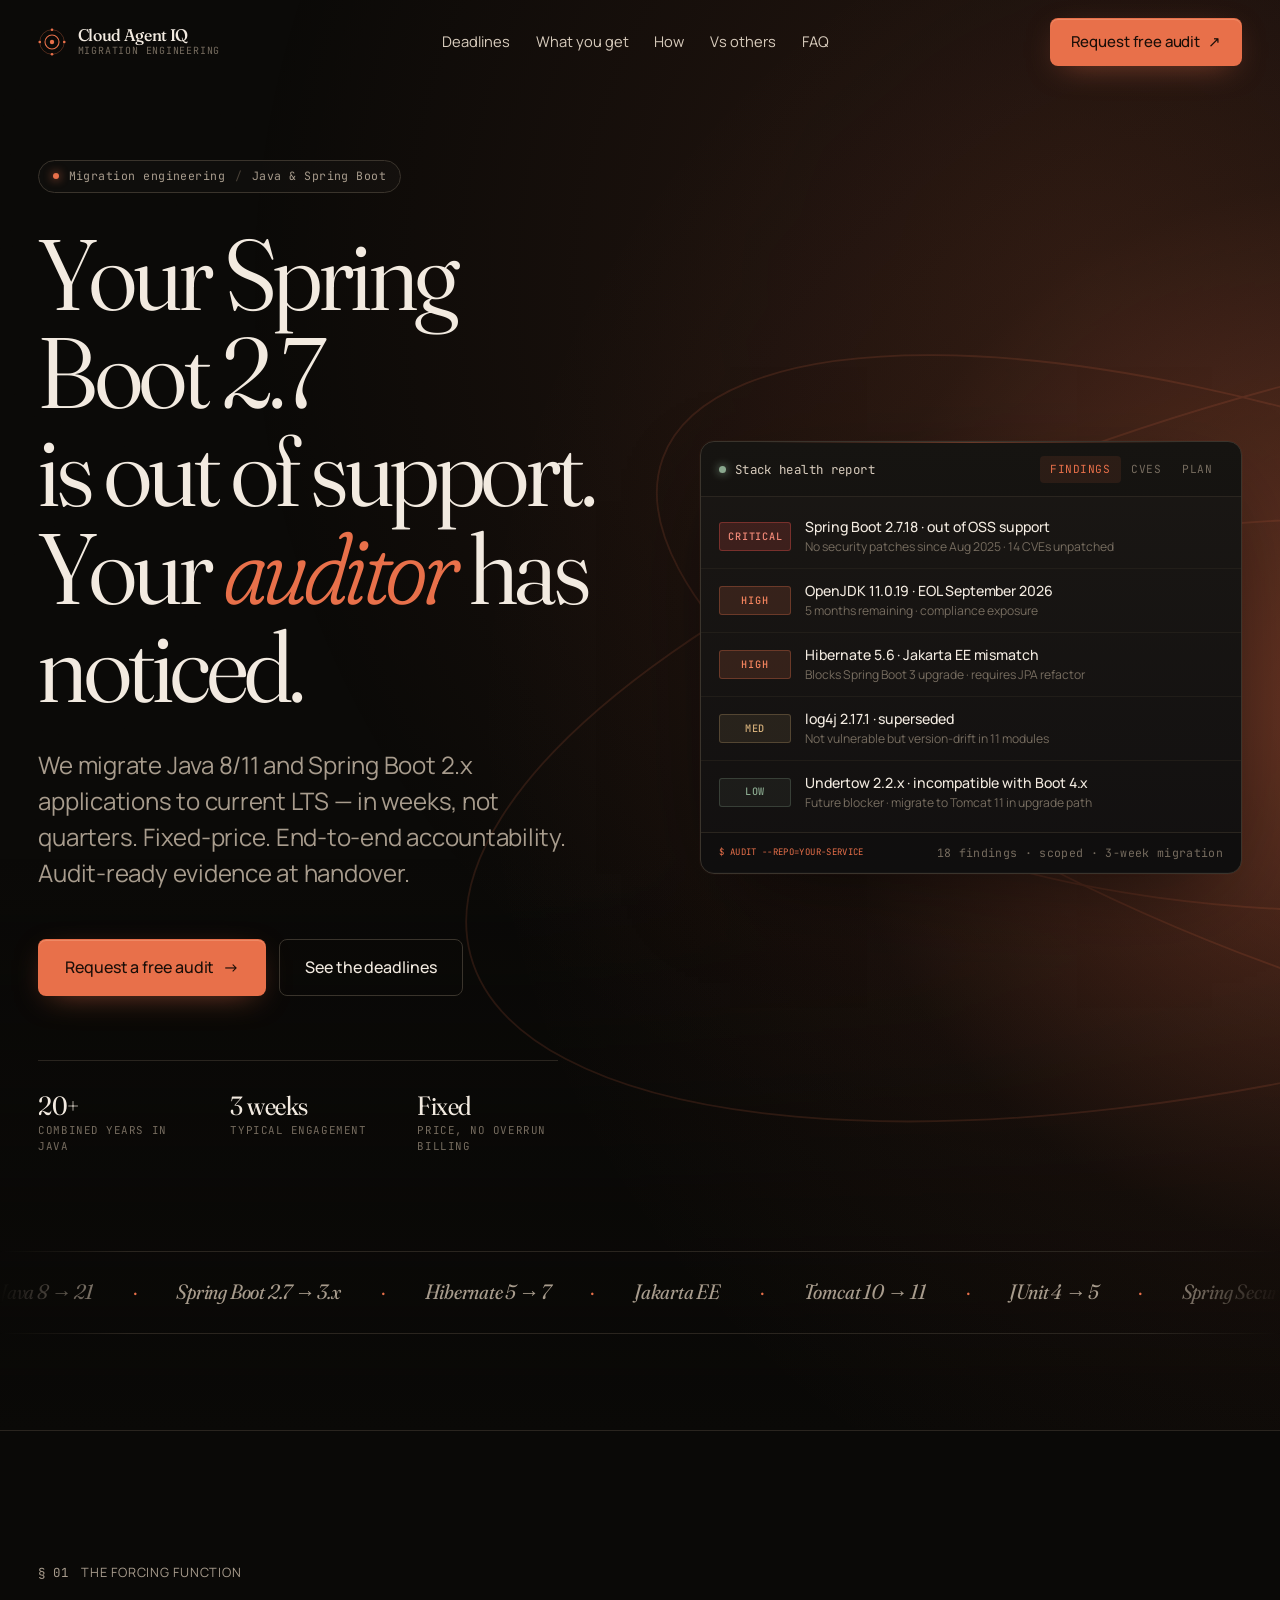
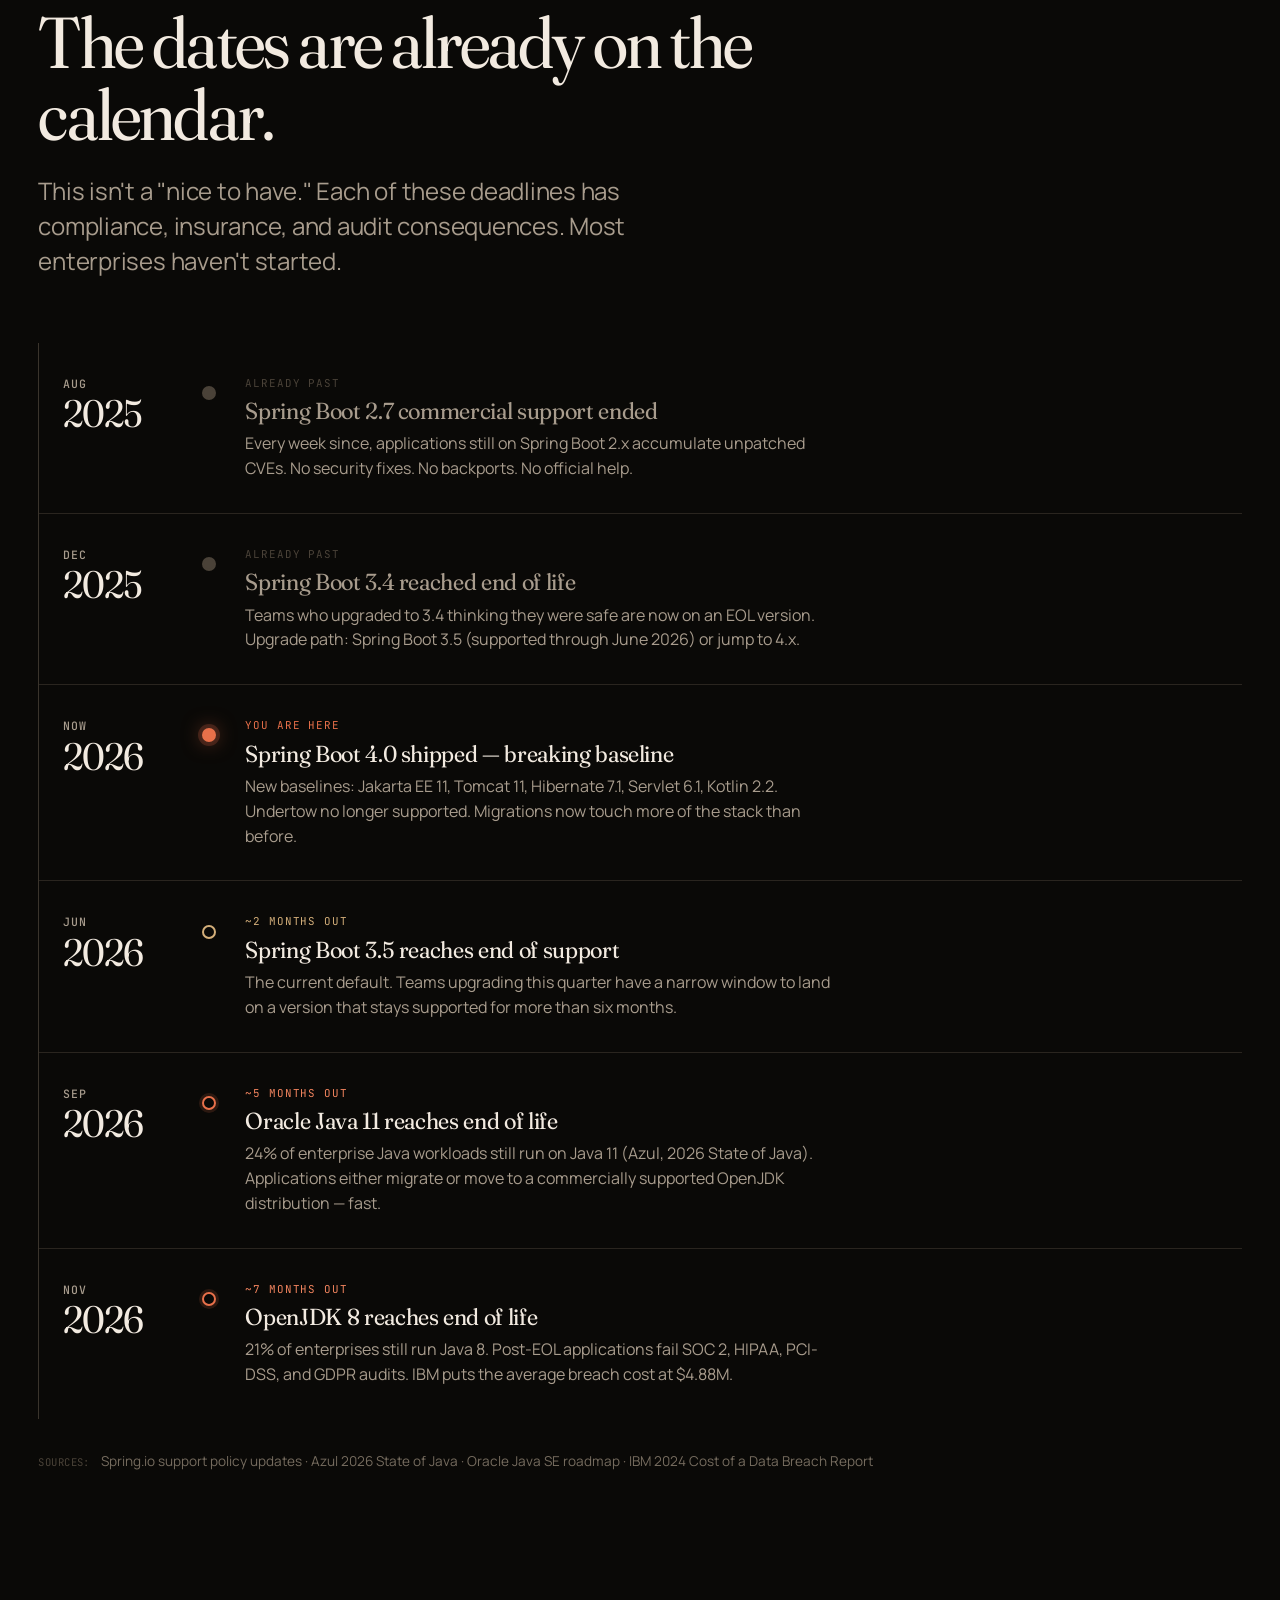
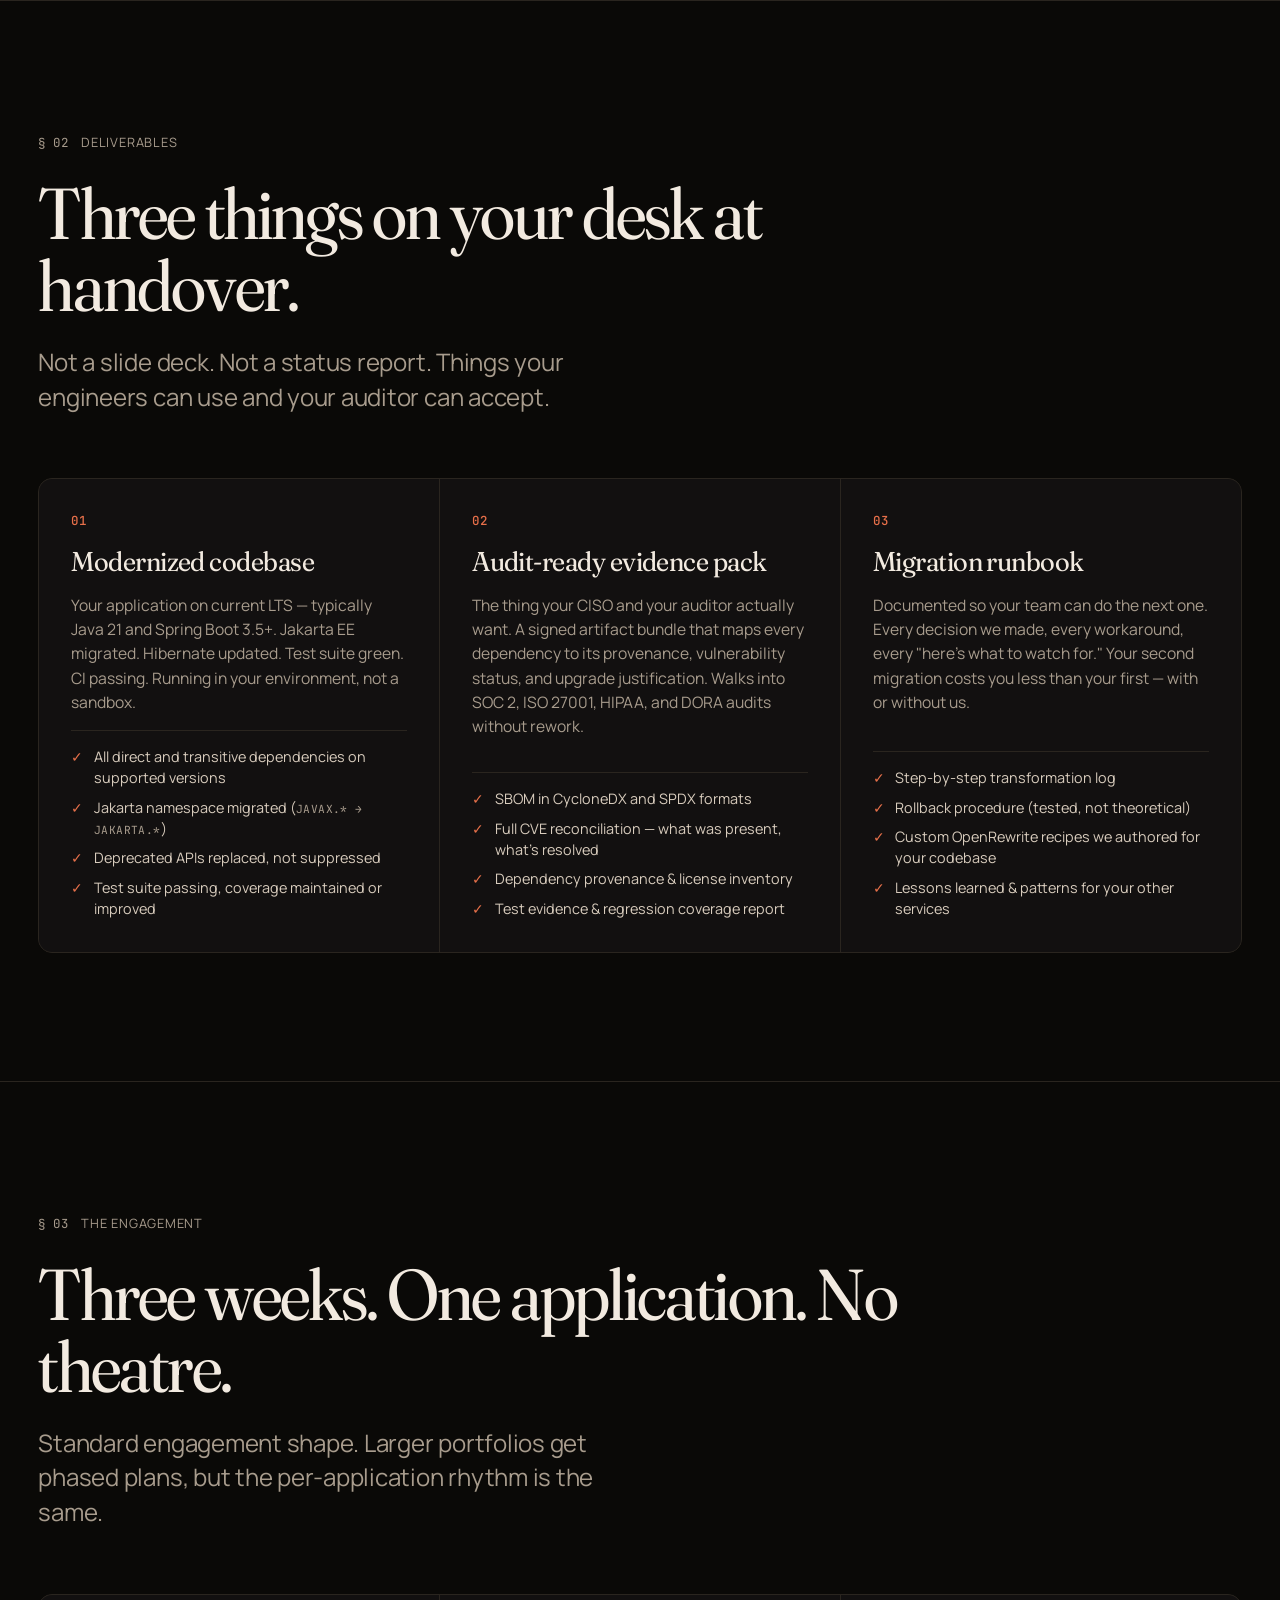
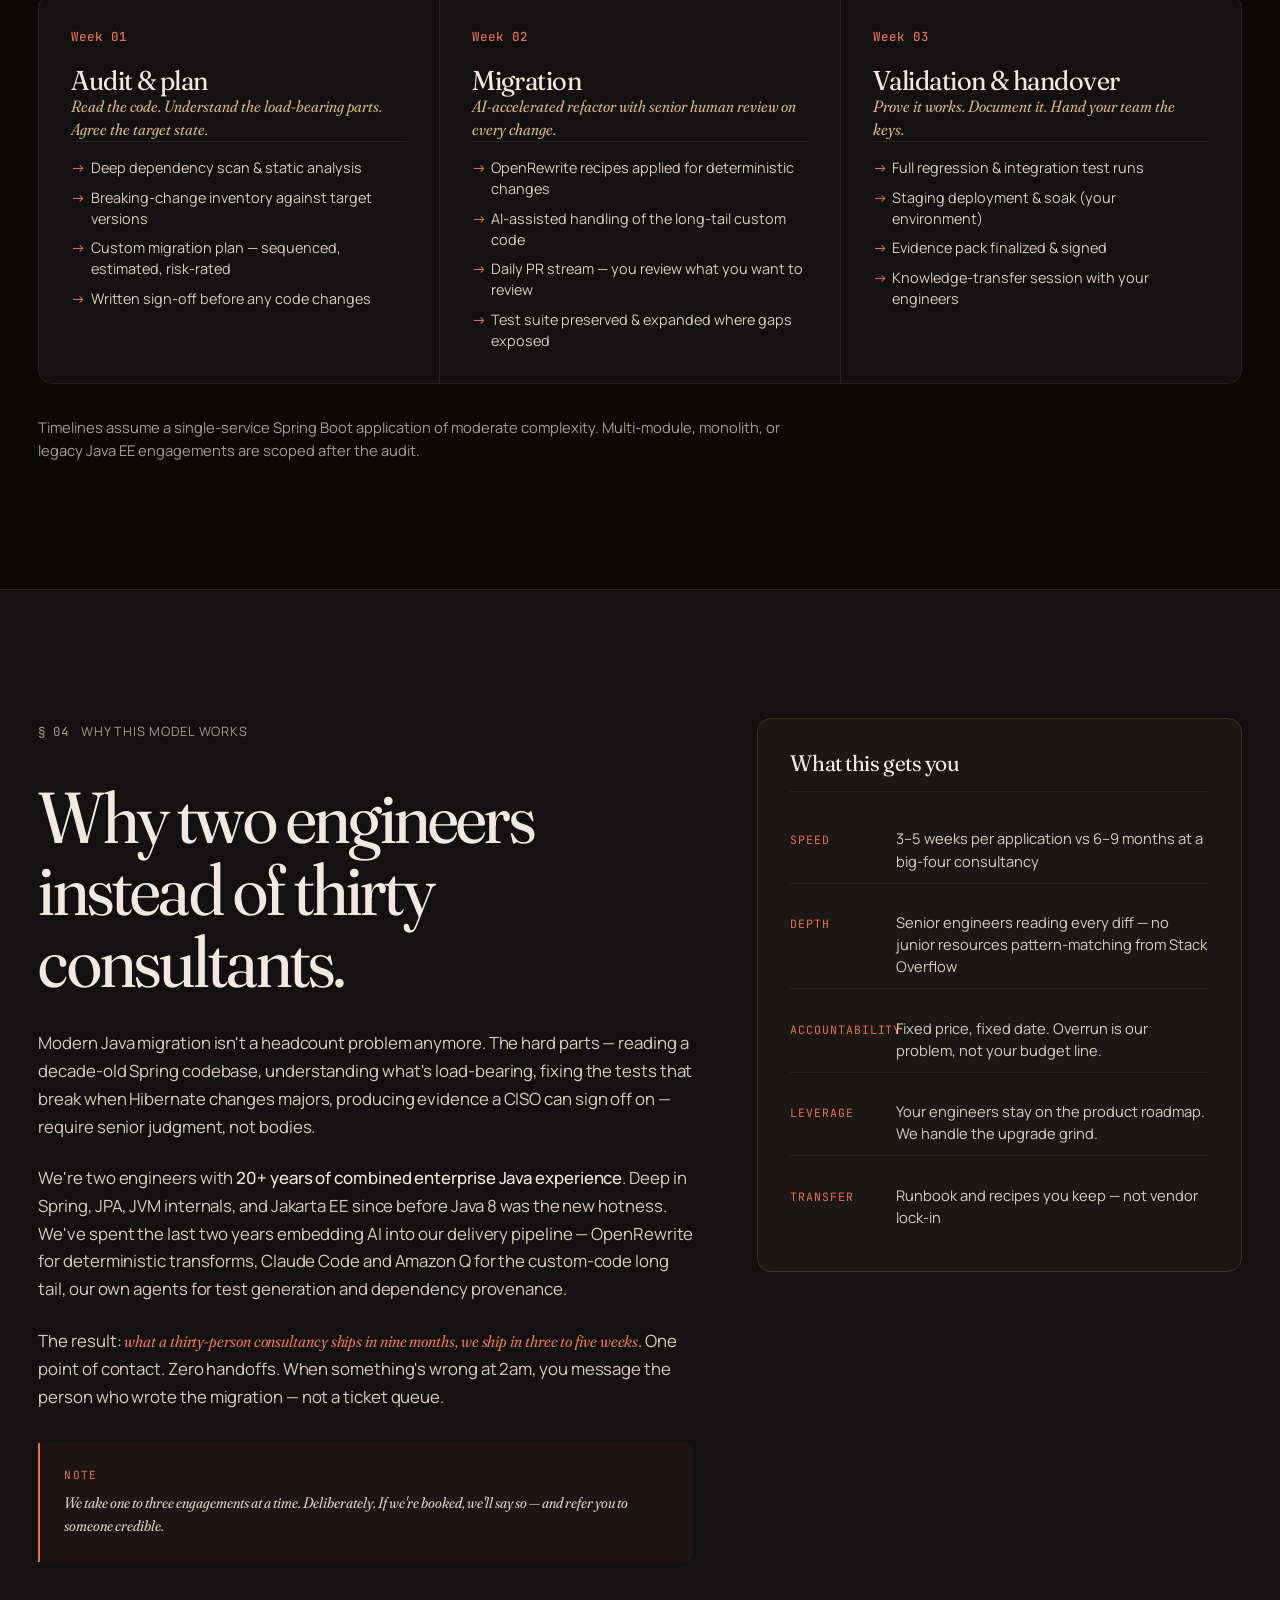
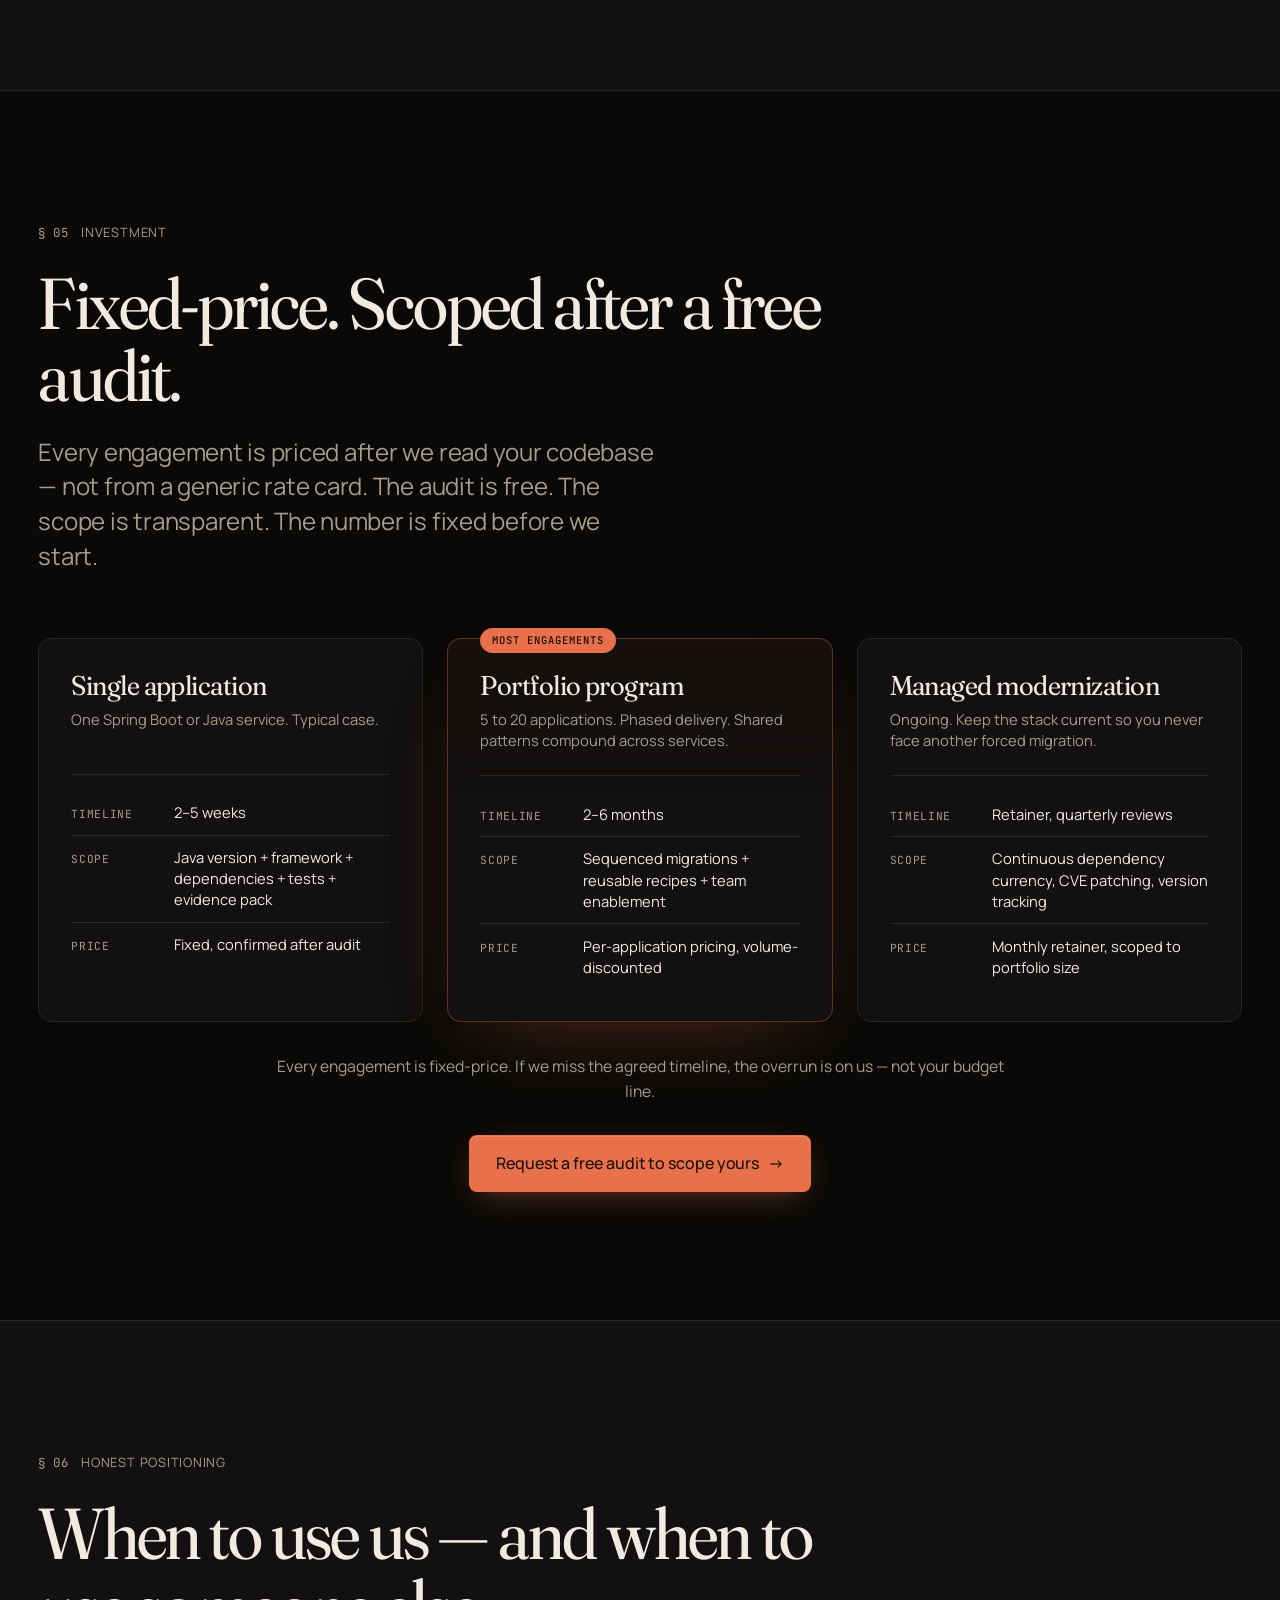
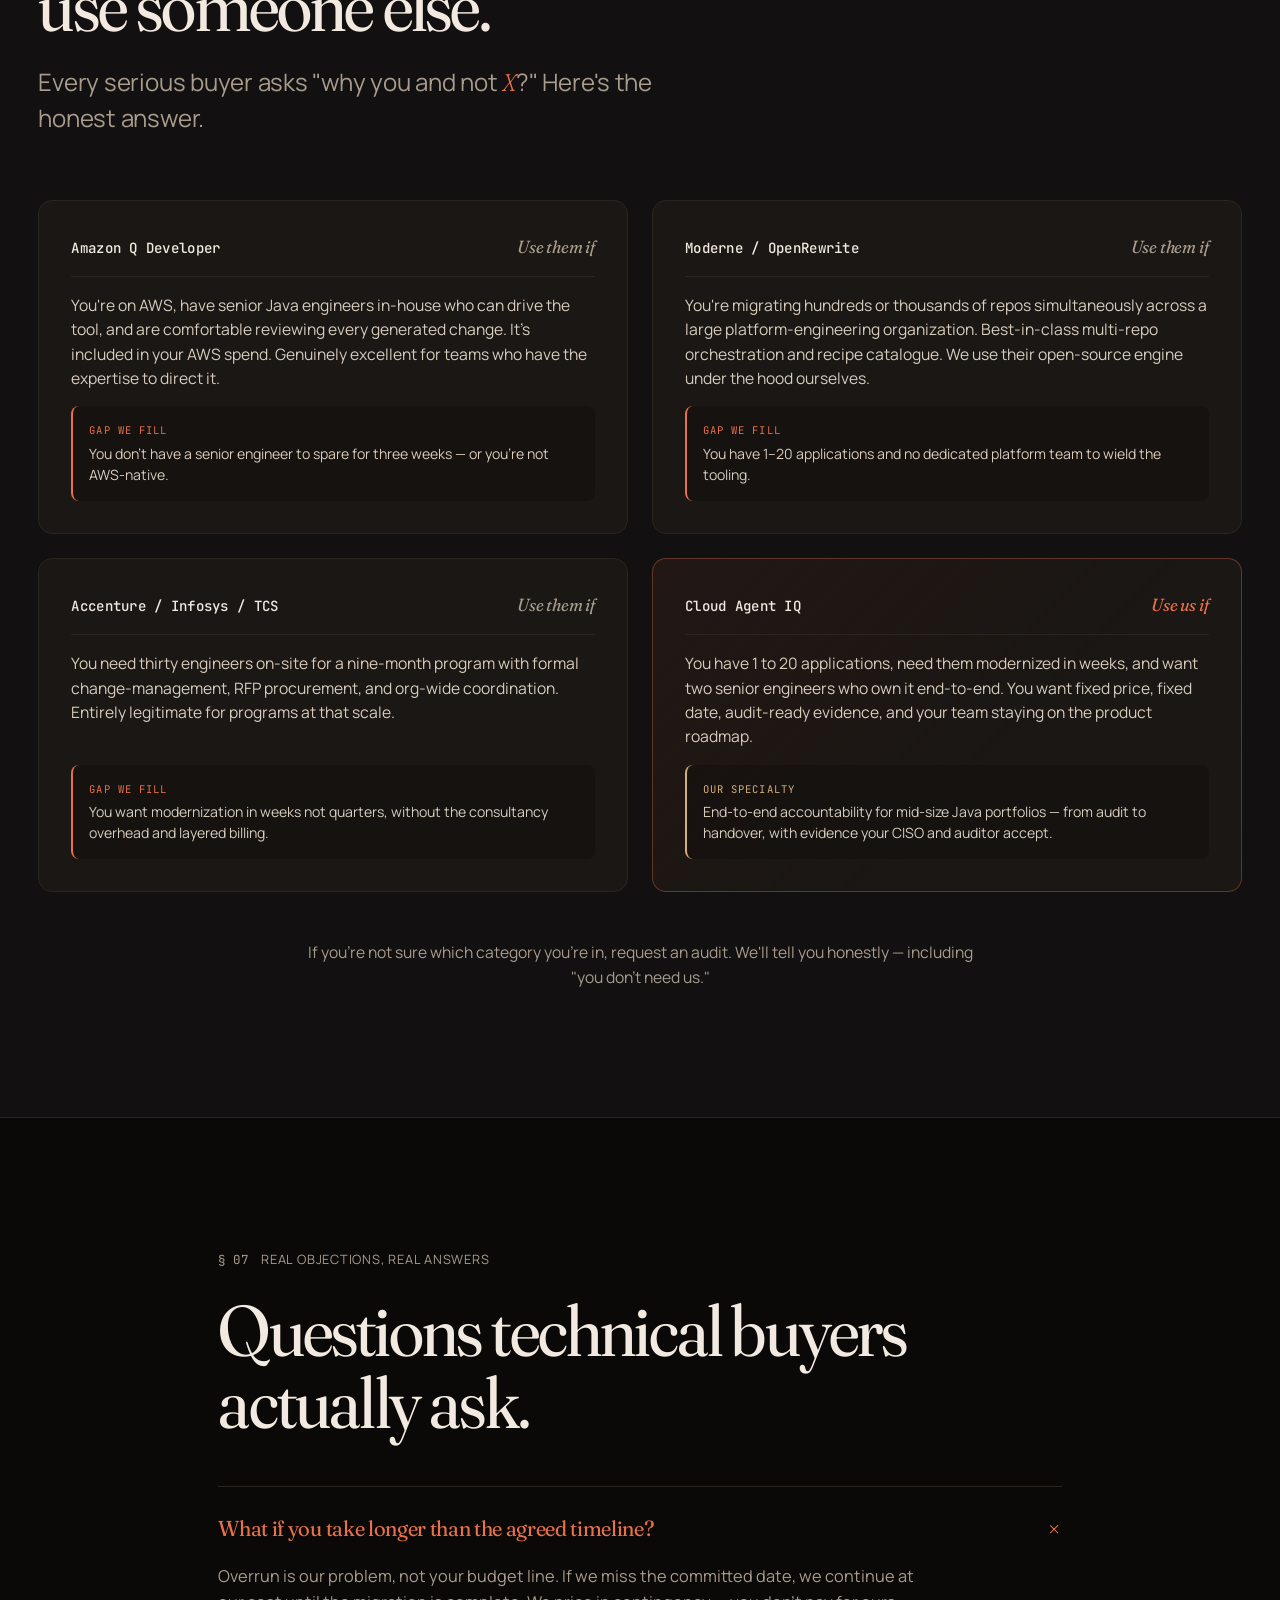
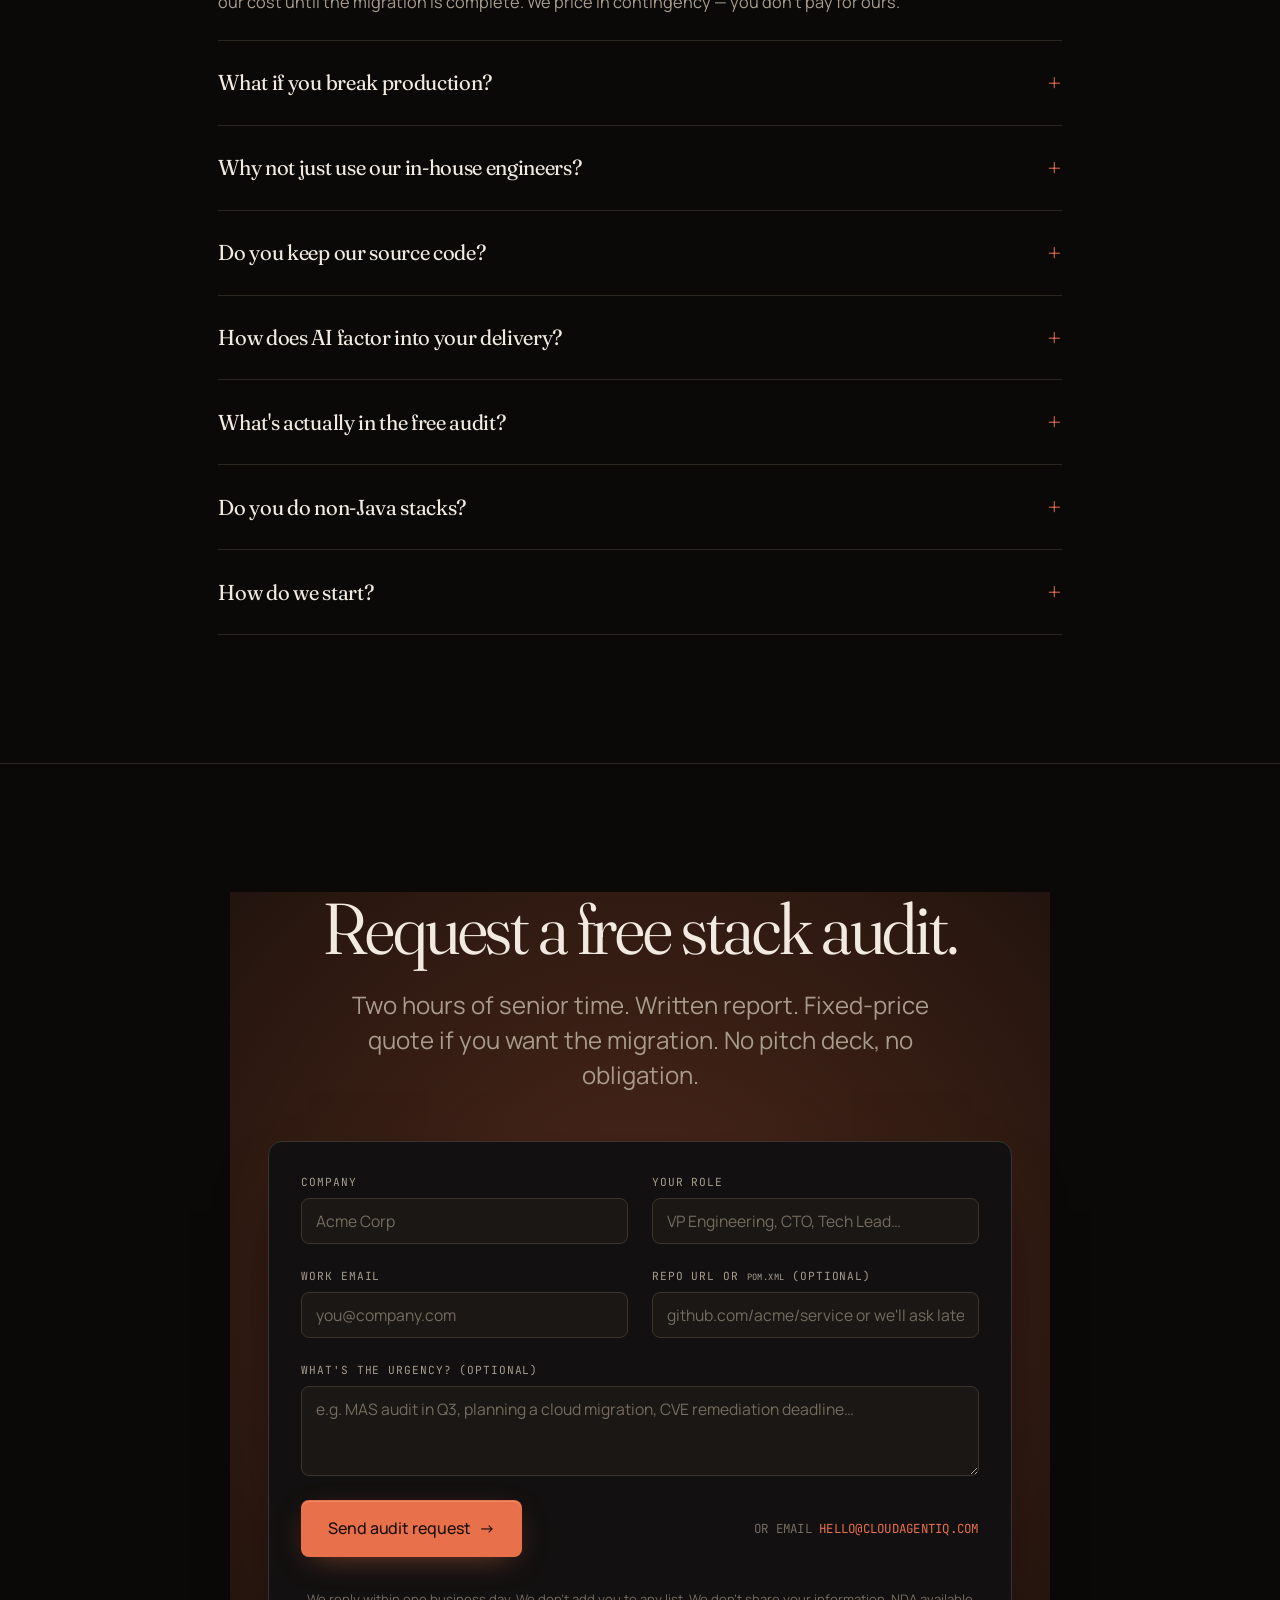
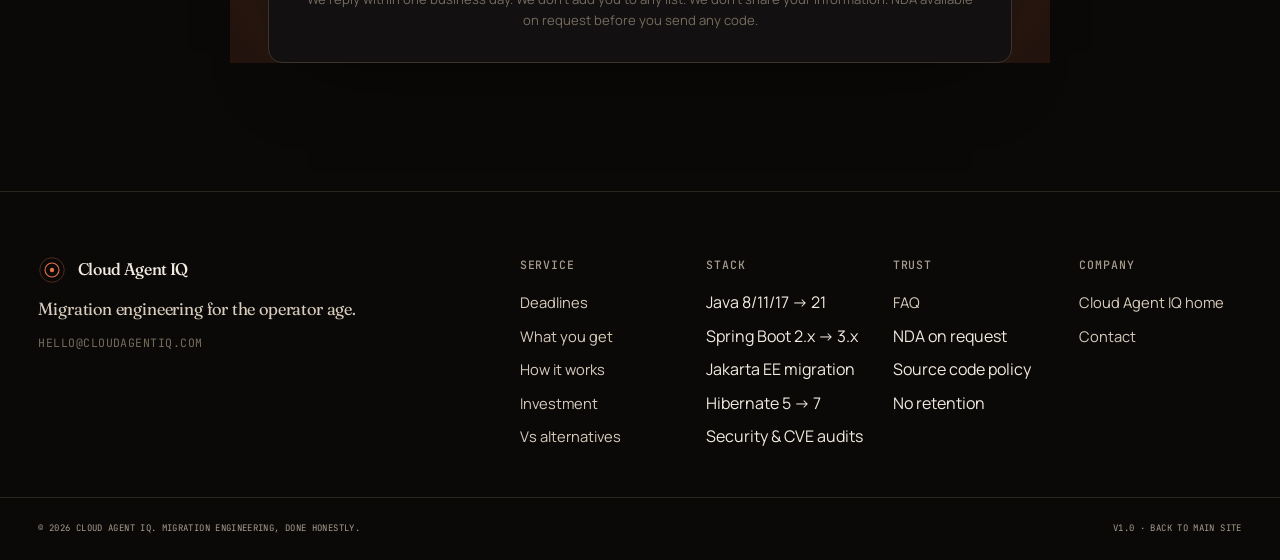
<file: migrate.html>
<!DOCTYPE html>
<html lang="en">
<head>
  <meta charset="UTF-8" />
  <meta name="viewport" content="width=device-width, initial-scale=1.0" />
  <meta name="description" content="Fixed-price Java 8/11 and Spring Boot 2.x migration. Two senior engineers, AI-augmented delivery, audit-ready evidence. Modernize in weeks, not quarters." />
  <meta name="theme-color" content="#0A0907" />
  <meta name="author" content="Cloud Agent IQ" />
  <meta name="robots" content="index, follow, max-snippet:-1, max-image-preview:large" />
  <link rel="canonical" href="https://cloudagentiq.com/migrate" />
  <title>Java & Spring Boot Migration — Cloud Agent IQ</title>

  <!-- Open Graph -->
  <meta property="og:type" content="website" />
  <meta property="og:site_name" content="Cloud Agent IQ" />
  <meta property="og:title" content="Java & Spring Boot migration — 3 weeks, fixed price, audit-ready" />
  <meta property="og:description" content="Your Spring Boot 2.7 is out of support. Your Java 11 hits EOL in September. Two senior engineers, AI-augmented delivery, full accountability end-to-end." />
  <meta property="og:url" content="https://cloudagentiq.com/migrate" />
  <meta property="og:image" content="https://cloudagentiq.com/og-image.svg" />
  <meta property="og:image:width" content="1200" />
  <meta property="og:image:height" content="630" />

  <meta name="twitter:card" content="summary_large_image" />
  <meta name="twitter:title" content="Java & Spring Boot migration — 3 weeks, fixed price, audit-ready" />
  <meta name="twitter:description" content="Two senior engineers. AI-augmented delivery. End-to-end accountability." />
  <meta name="twitter:image" content="https://cloudagentiq.com/og-image.svg" />

  <!-- JSON-LD -->
  <script type="application/ld+json">
  {
    "@context": "https://schema.org",
    "@type": "Service",
    "name": "Java & Spring Boot Migration Service",
    "provider": {
      "@type": "Organization",
      "name": "Cloud Agent IQ",
      "url": "https://cloudagentiq.com"
    },
    "serviceType": "Software Modernization",
    "description": "Fixed-price Java 8/11 → 21 and Spring Boot 2.x → 3.x migrations with audit-ready security evidence. Delivered by two senior engineers using AI-augmented tooling.",
    "areaServed": "Worldwide"
  }
  </script>

  <link rel="preconnect" href="https://fonts.googleapis.com" />
  <link rel="preconnect" href="https://fonts.gstatic.com" crossorigin />
  <link href="https://fonts.googleapis.com/css2?family=Fraunces:opsz,wght,SOFT@9..144,300..900,0..100&family=Manrope:wght@300..800&family=JetBrains+Mono:wght@400;500&display=swap" rel="stylesheet" />

  <link rel="icon" type="image/svg+xml" href="favicon.svg" />
  <link rel="apple-touch-icon" href="apple-touch-icon.svg" />

  <link rel="stylesheet" href="styles.css" />
  <link rel="stylesheet" href="migrate.css" />
</head>
<body>
  <div class="grain" aria-hidden="true"></div>

  <!-- Navigation -->
  <header class="nav" id="nav">
    <div class="nav-inner">
      <a class="brand" href="./" aria-label="Cloud Agent IQ home">
        <span class="brand-mark" aria-hidden="true">
          <svg viewBox="0 0 32 32" width="28" height="28">
            <circle cx="16" cy="16" r="14" fill="none" stroke="currentColor" stroke-width="1" opacity="0.35"/>
            <circle cx="16" cy="16" r="8" fill="none" stroke="currentColor" stroke-width="1.25"/>
            <circle cx="16" cy="16" r="2.5" fill="currentColor"/>
            <circle cx="16" cy="2" r="1.5" fill="currentColor"/>
            <circle cx="30" cy="16" r="1.5" fill="currentColor"/>
            <circle cx="16" cy="30" r="1.5" fill="currentColor"/>
            <circle cx="2" cy="16" r="1.5" fill="currentColor"/>
          </svg>
        </span>
        <span class="brand-text">
          <span class="brand-name">Cloud Agent IQ</span>
          <span class="brand-sub">Migration Engineering</span>
        </span>
      </a>
      <nav class="nav-links" aria-label="Primary">
        <a href="#forcing">Deadlines</a>
        <a href="#what">What you get</a>
        <a href="#how">How</a>
        <a href="#compare">Vs others</a>
        <a href="#faq">FAQ</a>
      </nav>
      <div class="nav-cta">
        <a href="#audit" class="btn btn-primary">Request free audit <span aria-hidden="true">↗</span></a>
      </div>
      <button class="nav-toggle" type="button" aria-label="Open menu" aria-expanded="false" aria-controls="mobile-menu">
        <span class="nav-toggle-bar"></span>
        <span class="nav-toggle-bar"></span>
      </button>
    </div>
    <div class="mobile-menu" id="mobile-menu" hidden>
      <nav aria-label="Mobile">
        <a href="#forcing">Deadlines</a>
        <a href="#what">What you get</a>
        <a href="#how">How it works</a>
        <a href="#compare">Vs others</a>
        <a href="#faq">FAQ</a>
      </nav>
      <a href="#audit" class="btn btn-primary btn-block btn-lg">Request free audit <span aria-hidden="true">↗</span></a>
    </div>
  </header>

  <main id="top">

    <!-- ============================================================
         SECTION 1 — HERO
         ============================================================ -->
    <section class="hero hero-migrate">
      <div class="hero-bg" aria-hidden="true">
        <svg class="hero-orbits" viewBox="0 0 1200 800" preserveAspectRatio="xMidYMid slice">
          <defs>
            <radialGradient id="glow-m" cx="50%" cy="50%" r="50%">
              <stop offset="0%" stop-color="#E8704A" stop-opacity="0.4"/>
              <stop offset="60%" stop-color="#E8704A" stop-opacity="0.05"/>
              <stop offset="100%" stop-color="#E8704A" stop-opacity="0"/>
            </radialGradient>
          </defs>
          <circle cx="900" cy="400" r="500" fill="url(#glow-m)"/>
          <g stroke="#E8704A" stroke-width="1" fill="none" opacity="0.14">
            <ellipse cx="900" cy="400" rx="320" ry="110"/>
            <ellipse cx="900" cy="400" rx="420" ry="150" transform="rotate(20 900 400)"/>
            <ellipse cx="900" cy="400" rx="520" ry="190" transform="rotate(-15 900 400)"/>
          </g>
        </svg>
      </div>

      <div class="container hero-grid hero-grid-migrate">
        <div class="hero-copy">
          <div class="eyebrow">
            <span class="dot"></span>
            <span>Migration engineering</span>
            <span class="divider">/</span>
            <span>Java &amp; Spring Boot</span>
          </div>

          <h1 class="hero-title">
            Your Spring Boot 2.7<br/>
            is out of support.<br/>
            Your <em>auditor</em> has noticed.
          </h1>

          <p class="hero-lede">
            We migrate Java 8/11 and Spring Boot 2.x applications to current LTS — in weeks, not quarters. Fixed-price. End-to-end accountability. Audit-ready evidence at handover.
          </p>

          <div class="hero-cta">
            <a href="#audit" class="btn btn-primary btn-lg">
              Request a free audit
              <span class="arrow" aria-hidden="true">→</span>
            </a>
            <a href="#forcing" class="btn btn-ghost btn-lg">
              See the deadlines
            </a>
          </div>

          <div class="hero-meta">
            <div class="meta-item">
              <span class="meta-num">20+</span>
              <span class="meta-label">combined years in Java</span>
            </div>
            <div class="meta-item">
              <span class="meta-num">3 weeks</span>
              <span class="meta-label">typical engagement</span>
            </div>
            <div class="meta-item">
              <span class="meta-num">Fixed</span>
              <span class="meta-label">price, no overrun billing</span>
            </div>
          </div>
        </div>

        <!-- Hero widget: audit sample -->
        <aside class="hero-panel audit-panel" aria-label="Sample audit output">
          <div class="panel-header">
            <div class="panel-title">
              <span class="pulse"></span>
              Stack health report
            </div>
            <div class="panel-tabs">
              <span class="tab active">Findings</span>
              <span class="tab">CVEs</span>
              <span class="tab">Plan</span>
            </div>
          </div>

          <div class="panel-body">
            <div class="audit-row severity-critical" style="--i:0">
              <div class="audit-sev">CRITICAL</div>
              <div class="audit-text">
                <div class="audit-title">Spring Boot 2.7.18 · out of OSS support</div>
                <div class="audit-sub">No security patches since Aug 2025 · 14 CVEs unpatched</div>
              </div>
            </div>
            <div class="audit-row severity-high" style="--i:1">
              <div class="audit-sev">HIGH</div>
              <div class="audit-text">
                <div class="audit-title">OpenJDK 11.0.19 · EOL September 2026</div>
                <div class="audit-sub">5 months remaining · compliance exposure</div>
              </div>
            </div>
            <div class="audit-row severity-high" style="--i:2">
              <div class="audit-sev">HIGH</div>
              <div class="audit-text">
                <div class="audit-title">Hibernate 5.6 · Jakarta EE mismatch</div>
                <div class="audit-sub">Blocks Spring Boot 3 upgrade · requires JPA refactor</div>
              </div>
            </div>
            <div class="audit-row severity-med" style="--i:3">
              <div class="audit-sev">MED</div>
              <div class="audit-text">
                <div class="audit-title">log4j 2.17.1 · superseded</div>
                <div class="audit-sub">Not vulnerable but version-drift in 11 modules</div>
              </div>
            </div>
            <div class="audit-row severity-low" style="--i:4">
              <div class="audit-sev">LOW</div>
              <div class="audit-text">
                <div class="audit-title">Undertow 2.2.x · incompatible with Boot 4.x</div>
                <div class="audit-sub">Future blocker · migrate to Tomcat 11 in upgrade path</div>
              </div>
            </div>
          </div>

          <div class="panel-footer">
            <span class="mono">$ audit --repo=your-service</span>
            <span class="panel-count">18 findings · scoped · 3-week migration</span>
          </div>
        </aside>
      </div>

      <!-- Version marquee -->
      <div class="marquee" aria-hidden="true">
        <div class="marquee-track">
          <span>Java 8 → 21</span><span>·</span>
          <span>Spring Boot 2.7 → 3.x</span><span>·</span>
          <span>Hibernate 5 → 7</span><span>·</span>
          <span>Jakarta EE</span><span>·</span>
          <span>Tomcat 10 → 11</span><span>·</span>
          <span>JUnit 4 → 5</span><span>·</span>
          <span>Spring Security 5 → 6</span><span>·</span>
          <span>Servlet 4 → 6.1</span><span>·</span>
          <span>Log4j / SLF4J currency</span><span>·</span>
          <span>CVE remediation</span><span>·</span>
          <span>SBOM generation</span><span>·</span>
          <span>Java 8 → 21</span><span>·</span>
          <span>Spring Boot 2.7 → 3.x</span><span>·</span>
          <span>Hibernate 5 → 7</span><span>·</span>
          <span>Jakarta EE</span><span>·</span>
          <span>Tomcat 10 → 11</span><span>·</span>
          <span>JUnit 4 → 5</span><span>·</span>
          <span>Spring Security 5 → 6</span><span>·</span>
          <span>Servlet 4 → 6.1</span><span>·</span>
          <span>Log4j / SLF4J currency</span><span>·</span>
          <span>CVE remediation</span><span>·</span>
          <span>SBOM generation</span><span>·</span>
        </div>
      </div>
    </section>

    <!-- ============================================================
         SECTION 2 — FORCING FUNCTION (TIMELINE)
         ============================================================ -->
    <section class="forcing" id="forcing">
      <div class="container">
        <div class="section-head">
          <div class="section-mark">
            <span class="mono">§ 01</span>
            <span class="section-label">The forcing function</span>
          </div>
          <h2 class="section-title">The dates are already on the calendar.</h2>
          <p class="section-lede">This isn't a "nice to have." Each of these deadlines has compliance, insurance, and audit consequences. Most enterprises haven't started.</p>
        </div>

        <!-- Timeline -->
        <ol class="timeline">

          <li class="tl-item tl-past">
            <div class="tl-date">
              <span class="tl-month">AUG</span>
              <span class="tl-year">2025</span>
            </div>
            <div class="tl-connector" aria-hidden="true"></div>
            <div class="tl-body">
              <div class="tl-status">Already past</div>
              <h3 class="tl-title">Spring Boot 2.7 commercial support ended</h3>
              <p class="tl-desc">Every week since, applications still on Spring Boot 2.x accumulate unpatched CVEs. No security fixes. No backports. No official help.</p>
            </div>
          </li>

          <li class="tl-item tl-past">
            <div class="tl-date">
              <span class="tl-month">DEC</span>
              <span class="tl-year">2025</span>
            </div>
            <div class="tl-connector" aria-hidden="true"></div>
            <div class="tl-body">
              <div class="tl-status">Already past</div>
              <h3 class="tl-title">Spring Boot 3.4 reached end of life</h3>
              <p class="tl-desc">Teams who upgraded to 3.4 thinking they were safe are now on an EOL version. Upgrade path: Spring Boot 3.5 (supported through June 2026) or jump to 4.x.</p>
            </div>
          </li>

          <li class="tl-item tl-now">
            <div class="tl-date">
              <span class="tl-month">NOW</span>
              <span class="tl-year">2026</span>
            </div>
            <div class="tl-connector" aria-hidden="true"></div>
            <div class="tl-body">
              <div class="tl-status">You are here</div>
              <h3 class="tl-title">Spring Boot 4.0 shipped — breaking baseline</h3>
              <p class="tl-desc">New baselines: Jakarta EE 11, Tomcat 11, Hibernate 7.1, Servlet 6.1, Kotlin 2.2. Undertow no longer supported. Migrations now touch more of the stack than before.</p>
            </div>
          </li>

          <li class="tl-item tl-future">
            <div class="tl-date">
              <span class="tl-month">JUN</span>
              <span class="tl-year">2026</span>
            </div>
            <div class="tl-connector" aria-hidden="true"></div>
            <div class="tl-body">
              <div class="tl-status">~2 months out</div>
              <h3 class="tl-title">Spring Boot 3.5 reaches end of support</h3>
              <p class="tl-desc">The current default. Teams upgrading this quarter have a narrow window to land on a version that stays supported for more than six months.</p>
            </div>
          </li>

          <li class="tl-item tl-future tl-critical">
            <div class="tl-date">
              <span class="tl-month">SEP</span>
              <span class="tl-year">2026</span>
            </div>
            <div class="tl-connector" aria-hidden="true"></div>
            <div class="tl-body">
              <div class="tl-status">~5 months out</div>
              <h3 class="tl-title">Oracle Java 11 reaches end of life</h3>
              <p class="tl-desc">24% of enterprise Java workloads still run on Java 11 (Azul, 2026 State of Java). Applications either migrate or move to a commercially supported OpenJDK distribution — fast.</p>
            </div>
          </li>

          <li class="tl-item tl-future tl-critical">
            <div class="tl-date">
              <span class="tl-month">NOV</span>
              <span class="tl-year">2026</span>
            </div>
            <div class="tl-connector" aria-hidden="true"></div>
            <div class="tl-body">
              <div class="tl-status">~7 months out</div>
              <h3 class="tl-title">OpenJDK 8 reaches end of life</h3>
              <p class="tl-desc">21% of enterprises still run Java 8. Post-EOL applications fail SOC 2, HIPAA, PCI-DSS, and GDPR audits. IBM puts the average breach cost at $4.88M.</p>
            </div>
          </li>

        </ol>

        <p class="forcing-foot">
          <span class="mono">Sources:</span> Spring.io support policy updates · Azul 2026 State of Java · Oracle Java SE roadmap · IBM 2024 Cost of a Data Breach Report
        </p>
      </div>
    </section>

    <!-- ============================================================
         SECTION 3 — WHAT YOU GET
         ============================================================ -->
    <section class="what" id="what">
      <div class="container">
        <div class="section-head">
          <div class="section-mark">
            <span class="mono">§ 02</span>
            <span class="section-label">Deliverables</span>
          </div>
          <h2 class="section-title">Three things on your desk at handover.</h2>
          <p class="section-lede">Not a slide deck. Not a status report. Things your engineers can use and your auditor can accept.</p>
        </div>

        <div class="deliverables">

          <article class="deliverable">
            <div class="del-num mono">01</div>
            <h3>Modernized codebase</h3>
            <p>Your application on current LTS — typically Java 21 and Spring Boot 3.5+. Jakarta EE migrated. Hibernate updated. Test suite green. CI passing. Running in your environment, not a sandbox.</p>
            <ul class="del-checks">
              <li>All direct and transitive dependencies on supported versions</li>
              <li>Jakarta namespace migrated (<span class="mono">javax.* → jakarta.*</span>)</li>
              <li>Deprecated APIs replaced, not suppressed</li>
              <li>Test suite passing, coverage maintained or improved</li>
            </ul>
          </article>

          <article class="deliverable">
            <div class="del-num mono">02</div>
            <h3>Audit-ready evidence pack</h3>
            <p>The thing your CISO and your auditor actually want. A signed artifact bundle that maps every dependency to its provenance, vulnerability status, and upgrade justification. Walks into SOC 2, ISO 27001, HIPAA, and DORA audits without rework.</p>
            <ul class="del-checks">
              <li>SBOM in CycloneDX and SPDX formats</li>
              <li>Full CVE reconciliation — what was present, what's resolved</li>
              <li>Dependency provenance &amp; license inventory</li>
              <li>Test evidence &amp; regression coverage report</li>
            </ul>
          </article>

          <article class="deliverable">
            <div class="del-num mono">03</div>
            <h3>Migration runbook</h3>
            <p>Documented so your team can do the next one. Every decision we made, every workaround, every "here's what to watch for." Your second migration costs you less than your first — with or without us.</p>
            <ul class="del-checks">
              <li>Step-by-step transformation log</li>
              <li>Rollback procedure (tested, not theoretical)</li>
              <li>Custom OpenRewrite recipes we authored for your codebase</li>
              <li>Lessons learned &amp; patterns for your other services</li>
            </ul>
          </article>

        </div>
      </div>
    </section>

    <!-- ============================================================
         SECTION 4 — HOW IT WORKS
         ============================================================ -->
    <section class="how how-migrate" id="how">
      <div class="container">
        <div class="section-head">
          <div class="section-mark">
            <span class="mono">§ 03</span>
            <span class="section-label">The engagement</span>
          </div>
          <h2 class="section-title">Three weeks. One application. No theatre.</h2>
          <p class="section-lede">Standard engagement shape. Larger portfolios get phased plans, but the per-application rhythm is the same.</p>
        </div>

        <ol class="phases">

          <li class="phase" data-phase="01">
            <div class="phase-num">Week 01</div>
            <div class="phase-body">
              <h3>Audit &amp; plan</h3>
              <p class="phase-sub">Read the code. Understand the load-bearing parts. Agree the target state.</p>
              <ul class="phase-list">
                <li>Deep dependency scan &amp; static analysis</li>
                <li>Breaking-change inventory against target versions</li>
                <li>Custom migration plan — sequenced, estimated, risk-rated</li>
                <li>Written sign-off before any code changes</li>
              </ul>
            </div>
          </li>

          <li class="phase" data-phase="02">
            <div class="phase-num">Week 02</div>
            <div class="phase-body">
              <h3>Migration</h3>
              <p class="phase-sub">AI-accelerated refactor with senior human review on every change.</p>
              <ul class="phase-list">
                <li>OpenRewrite recipes applied for deterministic changes</li>
                <li>AI-assisted handling of the long-tail custom code</li>
                <li>Daily PR stream — you review what you want to review</li>
                <li>Test suite preserved &amp; expanded where gaps exposed</li>
              </ul>
            </div>
          </li>

          <li class="phase" data-phase="03">
            <div class="phase-num">Week 03</div>
            <div class="phase-body">
              <h3>Validation &amp; handover</h3>
              <p class="phase-sub">Prove it works. Document it. Hand your team the keys.</p>
              <ul class="phase-list">
                <li>Full regression &amp; integration test runs</li>
                <li>Staging deployment &amp; soak (your environment)</li>
                <li>Evidence pack finalized &amp; signed</li>
                <li>Knowledge-transfer session with your engineers</li>
              </ul>
            </div>
          </li>

        </ol>

        <p class="phases-foot">
          Timelines assume a single-service Spring Boot application of moderate complexity. Multi-module, monolith, or legacy Java EE engagements are scoped after the audit.
        </p>
      </div>
    </section>

    <!-- ============================================================
         SECTION 5 — WHY TWO ENGINEERS (VALUE SECTION, NO NAMES)
         ============================================================ -->
    <section class="why-us">
      <div class="container">
        <div class="why-grid">
          <div class="why-copy">
            <div class="section-mark">
              <span class="mono">§ 04</span>
              <span class="section-label">Why this model works</span>
            </div>
            <h2 class="section-title">Why two engineers instead of thirty consultants.</h2>

            <p class="why-para">
              Modern Java migration isn't a headcount problem anymore. The hard parts — reading a decade-old Spring codebase, understanding what's load-bearing, fixing the tests that break when Hibernate changes majors, producing evidence a CISO can sign off on — require senior judgment, not bodies.
            </p>

            <p class="why-para">
              We're two engineers with <strong>20+ years of combined enterprise Java experience</strong>. Deep in Spring, JPA, JVM internals, and Jakarta EE since before Java 8 was the new hotness. We've spent the last two years embedding AI into our delivery pipeline — OpenRewrite for deterministic transforms, Claude Code and Amazon Q for the custom-code long tail, our own agents for test generation and dependency provenance.
            </p>

            <p class="why-para">
              The result: <em>what a thirty-person consultancy ships in nine months, we ship in three to five weeks</em>. One point of contact. Zero handoffs. When something's wrong at 2am, you message the person who wrote the migration — not a ticket queue.
            </p>

            <div class="why-trade">
              <div class="trade-mark mono">Note</div>
              <p>We take one to three engagements at a time. Deliberately. If we're booked, we'll say so — and refer you to someone credible.</p>
            </div>
          </div>

          <div class="why-proof">
            <h3 class="proof-title">What this gets you</h3>
            <ul class="proof-list">
              <li>
                <span class="proof-label mono">Speed</span>
                <span class="proof-val">3–5 weeks per application vs 6–9 months at a big-four consultancy</span>
              </li>
              <li>
                <span class="proof-label mono">Depth</span>
                <span class="proof-val">Senior engineers reading every diff — no junior resources pattern-matching from Stack Overflow</span>
              </li>
              <li>
                <span class="proof-label mono">Accountability</span>
                <span class="proof-val">Fixed price, fixed date. Overrun is our problem, not your budget line.</span>
              </li>
              <li>
                <span class="proof-label mono">Leverage</span>
                <span class="proof-val">Your engineers stay on the product roadmap. We handle the upgrade grind.</span>
              </li>
              <li>
                <span class="proof-label mono">Transfer</span>
                <span class="proof-val">Runbook and recipes you keep — not vendor lock-in</span>
              </li>
            </ul>
          </div>
        </div>
      </div>
    </section>

    <!-- ============================================================
         SECTION 6 — INVESTMENT (no prices)
         ============================================================ -->
    <section class="invest" id="invest">
      <div class="container">
        <div class="section-head">
          <div class="section-mark">
            <span class="mono">§ 05</span>
            <span class="section-label">Investment</span>
          </div>
          <h2 class="section-title">Fixed-price. Scoped after a free audit.</h2>
          <p class="section-lede">Every engagement is priced after we read your codebase — not from a generic rate card. The audit is free. The scope is transparent. The number is fixed before we start.</p>
        </div>

        <div class="bands">

          <article class="band">
            <header class="band-head">
              <h3 class="band-name">Single application</h3>
              <p class="band-for">One Spring Boot or Java service. Typical case.</p>
            </header>
            <div class="band-detail">
              <div class="band-row">
                <span class="band-key mono">Timeline</span>
                <span class="band-val">2–5 weeks</span>
              </div>
              <div class="band-row">
                <span class="band-key mono">Scope</span>
                <span class="band-val">Java version + framework + dependencies + tests + evidence pack</span>
              </div>
              <div class="band-row">
                <span class="band-key mono">Price</span>
                <span class="band-val">Fixed, confirmed after audit</span>
              </div>
            </div>
          </article>

          <article class="band band-featured">
            <div class="band-badge">Most engagements</div>
            <header class="band-head">
              <h3 class="band-name">Portfolio program</h3>
              <p class="band-for">5 to 20 applications. Phased delivery. Shared patterns compound across services.</p>
            </header>
            <div class="band-detail">
              <div class="band-row">
                <span class="band-key mono">Timeline</span>
                <span class="band-val">2–6 months</span>
              </div>
              <div class="band-row">
                <span class="band-key mono">Scope</span>
                <span class="band-val">Sequenced migrations + reusable recipes + team enablement</span>
              </div>
              <div class="band-row">
                <span class="band-key mono">Price</span>
                <span class="band-val">Per-application pricing, volume-discounted</span>
              </div>
            </div>
          </article>

          <article class="band">
            <header class="band-head">
              <h3 class="band-name">Managed modernization</h3>
              <p class="band-for">Ongoing. Keep the stack current so you never face another forced migration.</p>
            </header>
            <div class="band-detail">
              <div class="band-row">
                <span class="band-key mono">Timeline</span>
                <span class="band-val">Retainer, quarterly reviews</span>
              </div>
              <div class="band-row">
                <span class="band-key mono">Scope</span>
                <span class="band-val">Continuous dependency currency, CVE patching, version tracking</span>
              </div>
              <div class="band-row">
                <span class="band-key mono">Price</span>
                <span class="band-val">Monthly retainer, scoped to portfolio size</span>
              </div>
            </div>
          </article>

        </div>

        <p class="invest-foot">
          Every engagement is fixed-price. If we miss the agreed timeline, the overrun is on us — not your budget line.
        </p>

        <div class="invest-cta">
          <a href="#audit" class="btn btn-primary btn-lg">
            Request a free audit to scope yours
            <span class="arrow" aria-hidden="true">→</span>
          </a>
        </div>
      </div>
    </section>

    <!-- ============================================================
         SECTION 7 — WHEN TO USE US / WHEN NOT (COMPETITIVE HONESTY)
         ============================================================ -->
    <section class="compare" id="compare">
      <div class="container">
        <div class="section-head">
          <div class="section-mark">
            <span class="mono">§ 06</span>
            <span class="section-label">Honest positioning</span>
          </div>
          <h2 class="section-title">When to use us — and when to use someone else.</h2>
          <p class="section-lede">Every serious buyer asks "why you and not <em>X</em>?" Here's the honest answer.</p>
        </div>

        <div class="compare-grid">

          <article class="comp-card">
            <div class="comp-head">
              <span class="comp-tool mono">Amazon Q Developer</span>
              <span class="comp-verdict">Use them if</span>
            </div>
            <p>You're on AWS, have senior Java engineers in-house who can drive the tool, and are comfortable reviewing every generated change. It's included in your AWS spend. Genuinely excellent for teams who have the expertise to direct it.</p>
            <div class="comp-gap">
              <span class="gap-label mono">Gap we fill</span>
              <span>You don't have a senior engineer to spare for three weeks — or you're not AWS-native.</span>
            </div>
          </article>

          <article class="comp-card">
            <div class="comp-head">
              <span class="comp-tool mono">Moderne / OpenRewrite</span>
              <span class="comp-verdict">Use them if</span>
            </div>
            <p>You're migrating hundreds or thousands of repos simultaneously across a large platform-engineering organization. Best-in-class multi-repo orchestration and recipe catalogue. We use their open-source engine under the hood ourselves.</p>
            <div class="comp-gap">
              <span class="gap-label mono">Gap we fill</span>
              <span>You have 1–20 applications and no dedicated platform team to wield the tooling.</span>
            </div>
          </article>

          <article class="comp-card">
            <div class="comp-head">
              <span class="comp-tool mono">Accenture / Infosys / TCS</span>
              <span class="comp-verdict">Use them if</span>
            </div>
            <p>You need thirty engineers on-site for a nine-month program with formal change-management, RFP procurement, and org-wide coordination. Entirely legitimate for programs at that scale.</p>
            <div class="comp-gap">
              <span class="gap-label mono">Gap we fill</span>
              <span>You want modernization in weeks not quarters, without the consultancy overhead and layered billing.</span>
            </div>
          </article>

          <article class="comp-card comp-card-us">
            <div class="comp-head">
              <span class="comp-tool mono">Cloud Agent IQ</span>
              <span class="comp-verdict us-verdict">Use us if</span>
            </div>
            <p>You have 1 to 20 applications, need them modernized in weeks, and want two senior engineers who own it end-to-end. You want fixed price, fixed date, audit-ready evidence, and your team staying on the product roadmap.</p>
            <div class="comp-gap">
              <span class="gap-label mono">Our specialty</span>
              <span>End-to-end accountability for mid-size Java portfolios — from audit to handover, with evidence your CISO and auditor accept.</span>
            </div>
          </article>

        </div>

        <p class="compare-foot">
          If you're not sure which category you're in, request an audit. We'll tell you honestly — including "you don't need us."
        </p>
      </div>
    </section>

    <!-- ============================================================
         SECTION 8 — FAQ
         ============================================================ -->
    <section class="faq" id="faq">
      <div class="container faq-container">
        <div class="section-mark">
          <span class="mono">§ 07</span>
          <span class="section-label">Real objections, real answers</span>
        </div>
        <h2 class="section-title">Questions technical buyers actually ask.</h2>

        <div class="faq-list">
          <details class="faq-item" open>
            <summary>What if you take longer than the agreed timeline?</summary>
            <p>Overrun is our problem, not your budget line. If we miss the committed date, we continue at our cost until the migration is complete. We price in contingency — you don't pay for ours.</p>
          </details>
          <details class="faq-item">
            <summary>What if you break production?</summary>
            <p>Migration work lands on a branch that only merges after your team approves every change. We test in your staging environment, not ours. The engagement includes a tested rollback procedure — if something's wrong post-deploy, you're never trapped on the new version. We've never broken production. We don't plan to start.</p>
          </details>
          <details class="faq-item">
            <summary>Why not just use our in-house engineers?</summary>
            <p>You can. Most of our clients could. The tradeoff is opportunity cost — a senior engineer spending three weeks on dependency upgrades is three weeks not spent on the roadmap. If the business cost of the delayed roadmap exceeds our fee, we're a buy. If not, you're right to do it internally.</p>
          </details>
          <details class="faq-item">
            <summary>Do you keep our source code?</summary>
            <p>No. Engagement is bound by an MSA with an NDA. Source access is revoked at handover. We don't retain copies. Any reusable tooling we build (custom OpenRewrite recipes, scripts) is handed to you with the runbook — we may abstract patterns for our own methodology, but never with your code.</p>
          </details>
          <details class="faq-item">
            <summary>How does AI factor into your delivery?</summary>
            <p>We use deterministic tools (OpenRewrite) for 70–80% of the transformation — rules-based, reviewable, no guesswork. AI assistants (Claude Code, Amazon Q, custom agents) handle the long tail of custom code that rules can't cover. Every AI-generated change is reviewed by a senior engineer before it lands. No "trust the model" — we trust the diff.</p>
          </details>
          <details class="faq-item">
            <summary>What's actually in the free audit?</summary>
            <p>You send us read access to a repository (or a <span class="mono">pom.xml</span> / <span class="mono">build.gradle</span> if that's easier). We spend 2 hours scanning dependencies, CVEs, EOL exposure, and breaking-change risk against current LTS. You get a written report: findings, risk-rated, with a fixed-price quote if you want us to do the migration. No pitch deck, no obligation.</p>
          </details>
          <details class="faq-item">
            <summary>Do you do non-Java stacks?</summary>
            <p>Not yet. We're deliberately narrow while we're two people — Java, Spring, JVM, Jakarta. Node, .NET, Python, Go migrations are in our roadmap but not our current offering. If you need one of those, we'll refer you to someone we trust.</p>
          </details>
          <details class="faq-item">
            <summary>How do we start?</summary>
            <p>Request an audit below. We'll be in touch within one business day with what we need to start. Audit itself takes 2–3 working days to deliver.</p>
          </details>
        </div>
      </div>
    </section>

    <!-- ============================================================
         SECTION 9 — CTA / AUDIT FORM
         ============================================================ -->
    <section class="cta cta-migrate" id="audit">
      <div class="container cta-inner">
        <div class="cta-bg" aria-hidden="true">
          <svg viewBox="0 0 1200 400" preserveAspectRatio="xMidYMid slice">
            <defs>
              <radialGradient id="ctaGlow-m" cx="50%" cy="50%" r="60%">
                <stop offset="0%" stop-color="#E8704A" stop-opacity="0.5"/>
                <stop offset="100%" stop-color="#E8704A" stop-opacity="0"/>
              </radialGradient>
            </defs>
            <circle cx="600" cy="200" r="400" fill="url(#ctaGlow-m)"/>
          </svg>
        </div>

        <h2 class="cta-title">Request a free stack audit.</h2>
        <p class="cta-lede">Two hours of senior time. Written report. Fixed-price quote if you want the migration. No pitch deck, no obligation.</p>

        <form class="audit-form" id="audit-form" onsubmit="return handleAuditSubmit(event);">
          <div class="form-row">
            <label class="form-field">
              <span class="form-label">Company</span>
              <input type="text" name="company" required autocomplete="organization" placeholder="Acme Corp" />
            </label>
            <label class="form-field">
              <span class="form-label">Your role</span>
              <input type="text" name="role" required placeholder="VP Engineering, CTO, Tech Lead…" />
            </label>
          </div>
          <div class="form-row">
            <label class="form-field">
              <span class="form-label">Work email</span>
              <input type="email" name="email" required autocomplete="email" placeholder="you@company.com" />
            </label>
            <label class="form-field">
              <span class="form-label">Repo URL or <span class="mono">pom.xml</span> (optional)</span>
              <input type="text" name="repo" placeholder="github.com/acme/service or we'll ask later" />
            </label>
          </div>
          <label class="form-field form-field-full">
            <span class="form-label">What's the urgency? (optional)</span>
            <textarea name="context" rows="3" placeholder="e.g. MAS audit in Q3, planning a cloud migration, CVE remediation deadline…"></textarea>
          </label>

          <div class="form-actions">
            <button type="submit" class="btn btn-primary btn-lg">
              Send audit request
              <span class="arrow" aria-hidden="true">→</span>
            </button>
            <span class="form-note mono">
              or email <a href="mailto:hello@cloudagentiq.com">hello@cloudagentiq.com</a>
            </span>
          </div>

          <p class="form-privacy">
            We reply within one business day. We don't add you to any list. We don't share your information. NDA available on request before you send any code.
          </p>
        </form>

      </div>
    </section>

  </main>

  <footer class="footer">
    <div class="container footer-inner">
      <div class="footer-brand">
        <div class="brand">
          <span class="brand-mark" aria-hidden="true">
            <svg viewBox="0 0 32 32" width="28" height="28">
              <circle cx="16" cy="16" r="14" fill="none" stroke="currentColor" stroke-width="1" opacity="0.35"/>
              <circle cx="16" cy="16" r="8" fill="none" stroke="currentColor" stroke-width="1.25"/>
              <circle cx="16" cy="16" r="2.5" fill="currentColor"/>
            </svg>
          </span>
          <span class="brand-text">
            <span class="brand-name">Cloud Agent IQ</span>
          </span>
        </div>
        <p class="footer-tag">Migration engineering for the operator age.</p>
        <p class="footer-address mono">hello@cloudagentiq.com</p>
      </div>

      <div class="footer-cols">
        <div class="footer-col">
          <h4>Service</h4>
          <ul>
            <li><a href="#forcing">Deadlines</a></li>
            <li><a href="#what">What you get</a></li>
            <li><a href="#how">How it works</a></li>
            <li><a href="#invest">Investment</a></li>
            <li><a href="#compare">Vs alternatives</a></li>
          </ul>
        </div>
        <div class="footer-col">
          <h4>Stack</h4>
          <ul>
            <li>Java 8/11/17 → 21</li>
            <li>Spring Boot 2.x → 3.x</li>
            <li>Jakarta EE migration</li>
            <li>Hibernate 5 → 7</li>
            <li>Security &amp; CVE audits</li>
          </ul>
        </div>
        <div class="footer-col">
          <h4>Trust</h4>
          <ul>
            <li><a href="#faq">FAQ</a></li>
            <li>NDA on request</li>
            <li>Source code policy</li>
            <li>No retention</li>
          </ul>
        </div>
        <div class="footer-col">
          <h4>Company</h4>
          <ul>
            <li><a href="./">Cloud Agent IQ home</a></li>
            <li><a href="mailto:hello@cloudagentiq.com">Contact</a></li>
          </ul>
        </div>
      </div>
    </div>
    <div class="footer-bottom">
      <div class="container footer-bottom-inner">
        <span class="mono">© 2026 Cloud Agent IQ. Migration engineering, done honestly.</span>
        <span class="mono">v1.0 · <a href="./">back to main site</a></span>
      </div>
    </div>
  </footer>

  <script src="app.js" defer></script>
  <script>
    // Basic audit form handler (placeholder until real backend is wired)
    function handleAuditSubmit(e) {
      e.preventDefault();
      const form = e.target;
      const data = Object.fromEntries(new FormData(form));
      const body = encodeURIComponent(
        `Company: ${data.company}\nRole: ${data.role}\nEmail: ${data.email}\nRepo: ${data.repo || '(not provided)'}\n\nContext:\n${data.context || '(none)'}`
      );
      const subject = encodeURIComponent(`Free audit request — ${data.company}`);
      window.location.href = `mailto:hello@cloudagentiq.com?subject=${subject}&body=${body}`;
      return false;
    }
  </script>
</body>
</html>
</file>
<file: styles.css>
/* ==========================================================================
   Cloud Agent IQ — styles.css
   Warm editorial dark · Fraunces + Manrope + JetBrains Mono
   ========================================================================== */

/* ---------- Tokens ---------- */
:root {
  /* Warm near-black backgrounds */
  --bg: #0A0907;
  --bg-2: #121010;
  --bg-3: #1A1714;
  --bg-elev: #1F1B16;

  /* Text */
  --fg: #F2EAE0;
  --fg-2: #D8CCBD;
  --fg-dim: #A89C8D;
  --muted: #766C5F;
  --muted-2: #4A4238;

  /* Lines and strokes */
  --line: #2A251F;
  --line-2: #3A342C;

  /* Accent palette: molten amber + gold + sage */
  --ember: #E8704A;
  --ember-bright: #F4855F;
  --ember-deep: #B2512E;
  --gold: #D4AF7A;
  --sage: #8AA88E;

  /* Semantic */
  --accent: var(--ember);
  --success: #8AA88E;

  /* Typography */
  --font-display: "Fraunces", "Times New Roman", Georgia, serif;
  --font-body: "Manrope", -apple-system, BlinkMacSystemFont, sans-serif;
  --font-mono: "JetBrains Mono", ui-monospace, "SF Mono", Menlo, monospace;

  /* Sizes (fluid) */
  --step-0: clamp(0.95rem, 0.9rem + 0.2vw, 1rem);
  --step-1: clamp(1.1rem, 1.05rem + 0.3vw, 1.2rem);
  --step-2: clamp(1.35rem, 1.25rem + 0.5vw, 1.5rem);
  --step-3: clamp(1.7rem, 1.5rem + 1vw, 2rem);
  --step-4: clamp(2.2rem, 1.8rem + 1.8vw, 3rem);
  --step-5: clamp(3rem, 2.2rem + 3.5vw, 4.5rem);
  --step-6: clamp(3.75rem, 2.5rem + 5.5vw, 6.25rem);

  /* Spacing */
  --space-1: 0.5rem;
  --space-2: 1rem;
  --space-3: 1.5rem;
  --space-4: 2rem;
  --space-5: 3rem;
  --space-6: 4rem;
  --space-7: 6rem;
  --space-8: 8rem;

  /* Radii */
  --r-sm: 4px;
  --r-md: 8px;
  --r-lg: 14px;
  --r-xl: 22px;

  /* Transitions */
  --ease: cubic-bezier(0.2, 0.8, 0.2, 1);
  --ease-in-out: cubic-bezier(0.65, 0, 0.35, 1);

  /* Container */
  --container: 1280px;
  --container-pad: clamp(1.25rem, 3vw, 3rem);
}

/* ---------- Reset ---------- */
*, *::before, *::after { box-sizing: border-box; }
html { scroll-behavior: smooth; -webkit-text-size-adjust: 100%; }
body {
  margin: 0;
  background: var(--bg);
  color: var(--fg);
  font-family: var(--font-body);
  font-size: var(--step-0);
  line-height: 1.55;
  font-feature-settings: "ss01", "cv11";
  -webkit-font-smoothing: antialiased;
  -moz-osx-font-smoothing: grayscale;
  overflow-x: hidden;
}
img, svg { display: block; max-width: 100%; }
button { font: inherit; color: inherit; background: none; border: 0; cursor: pointer; }
a { color: inherit; text-decoration: none; }
ul, ol { margin: 0; padding: 0; list-style: none; }
h1, h2, h3, h4, h5 { margin: 0; font-weight: 400; }
p { margin: 0; }

::selection { background: var(--ember); color: var(--bg); }

/* Focus */
:focus-visible {
  outline: 2px solid var(--ember);
  outline-offset: 3px;
  border-radius: 2px;
}

/* ---------- Grain overlay ---------- */
.grain {
  position: fixed;
  inset: 0;
  pointer-events: none;
  z-index: 1;
  opacity: 0.55;
  mix-blend-mode: overlay;
  background-image:
    repeating-radial-gradient(
      circle at 23% 47%,
      rgba(255, 240, 220, 0.012) 0,
      rgba(255, 240, 220, 0.012) 1px,
      transparent 1px,
      transparent 2px
    ),
    repeating-radial-gradient(
      circle at 77% 13%,
      rgba(232, 112, 74, 0.01) 0,
      rgba(232, 112, 74, 0.01) 1px,
      transparent 1px,
      transparent 3px
    );
}
.grain::after {
  content: "";
  position: absolute;
  inset: 0;
  background-image: url("data:image/svg+xml,%3Csvg viewBox='0 0 200 200' xmlns='http://www.w3.org/2000/svg'%3E%3Cfilter id='n'%3E%3CfeTurbulence type='fractalNoise' baseFrequency='0.9' numOctaves='2' stitchTiles='stitch'/%3E%3CfeColorMatrix values='0 0 0 0 1 0 0 0 0 0.95 0 0 0 0 0.85 0 0 0 0.4 0'/%3E%3C/filter%3E%3Crect width='100%25' height='100%25' filter='url(%23n)'/%3E%3C/svg%3E");
  opacity: 0.18;
}

/* ---------- Layout helpers ---------- */
.container {
  width: 100%;
  max-width: var(--container);
  margin: 0 auto;
  padding-left: var(--container-pad);
  padding-right: var(--container-pad);
  position: relative;
}

/* ---------- Typography ---------- */
.mono {
  font-family: var(--font-mono);
  font-size: 0.78em;
  letter-spacing: 0.04em;
  text-transform: uppercase;
  color: var(--fg-dim);
}

em {
  font-family: var(--font-display);
  font-style: italic;
  font-variation-settings: "opsz" 144, "SOFT" 100;
  font-weight: 300;
  color: var(--ember);
}

.strike {
  position: relative;
  color: var(--muted);
}
.strike::after {
  content: "";
  position: absolute;
  left: -2%;
  right: -2%;
  top: 52%;
  height: 2px;
  background: var(--ember);
  transform: rotate(-2deg);
}

/* ---------- Buttons ---------- */
.btn {
  display: inline-flex;
  align-items: center;
  justify-content: center;
  gap: 0.55em;
  padding: 0.72rem 1.2rem;
  font-family: var(--font-body);
  font-size: 0.94rem;
  font-weight: 500;
  letter-spacing: -0.005em;
  border: 1px solid transparent;
  border-radius: var(--r-md);
  cursor: pointer;
  transition: transform 0.2s var(--ease), background 0.2s var(--ease),
    border-color 0.2s var(--ease), color 0.2s var(--ease),
    box-shadow 0.3s var(--ease);
  white-space: nowrap;
  user-select: none;
}
.btn-lg { padding: 0.95rem 1.6rem; font-size: 1rem; }
.btn-block { width: 100%; }

.btn-primary {
  background: var(--ember);
  color: #1A0E08;
  box-shadow: 0 1px 0 rgba(255, 210, 180, 0.25) inset,
    0 8px 32px -12px rgba(232, 112, 74, 0.6);
}
.btn-primary:hover {
  background: var(--ember-bright);
  transform: translateY(-1px);
  box-shadow: 0 1px 0 rgba(255, 210, 180, 0.3) inset,
    0 14px 38px -12px rgba(232, 112, 74, 0.75);
}

.btn-ghost {
  background: transparent;
  color: var(--fg);
  border-color: var(--line-2);
}
.btn-ghost:hover {
  background: rgba(255, 240, 220, 0.04);
  border-color: var(--fg-dim);
}

.btn-outline {
  background: transparent;
  color: var(--fg);
  border-color: var(--line-2);
}
.btn-outline:hover {
  border-color: var(--ember);
  color: var(--ember);
}

.btn .arrow { transition: transform 0.3s var(--ease); display: inline-block; }
.btn:hover .arrow { transform: translateX(3px); }

/* ---------- Navigation ---------- */
.nav {
  position: fixed;
  top: 0;
  left: 0;
  right: 0;
  z-index: 100;
  padding: 1.1rem 0;
  transition: background 0.3s var(--ease), backdrop-filter 0.3s var(--ease),
    border-color 0.3s var(--ease), padding 0.3s var(--ease);
  border-bottom: 1px solid transparent;
}
.nav.scrolled {
  background: rgba(10, 9, 7, 0.82);
  backdrop-filter: blur(14px) saturate(140%);
  -webkit-backdrop-filter: blur(14px) saturate(140%);
  border-bottom-color: var(--line);
  padding: 0.8rem 0;
}
.nav-inner {
  max-width: var(--container);
  margin: 0 auto;
  padding: 0 var(--container-pad);
  display: grid;
  grid-template-columns: auto 1fr auto;
  align-items: center;
  gap: var(--space-4);
}

.brand {
  display: inline-flex;
  align-items: center;
  gap: 0.7rem;
  color: var(--fg);
}
.brand-mark {
  display: inline-flex;
  color: var(--ember);
}
.brand-mark svg {
  animation: spin-slow 120s linear infinite;
}
@keyframes spin-slow { to { transform: rotate(360deg); } }
.brand-text {
  display: flex;
  flex-direction: column;
  line-height: 1.05;
}
.brand-name {
  font-family: var(--font-display);
  font-weight: 500;
  font-size: 1.05rem;
  letter-spacing: -0.02em;
  font-variation-settings: "opsz" 60, "SOFT" 30;
}
.brand-sub {
  font-family: var(--font-mono);
  font-size: 0.62rem;
  letter-spacing: 0.08em;
  text-transform: uppercase;
  color: var(--muted);
  margin-top: 2px;
}

.nav-links {
  display: flex;
  gap: clamp(1rem, 2vw, 2rem);
  justify-content: center;
  font-size: 0.92rem;
  color: var(--fg-2);
}
.nav-links a {
  position: relative;
  padding: 0.25rem 0;
  transition: color 0.2s var(--ease);
}
.nav-links a::after {
  content: "";
  position: absolute;
  left: 50%;
  bottom: -4px;
  width: 0;
  height: 1px;
  background: var(--ember);
  transition: width 0.3s var(--ease), left 0.3s var(--ease);
}
.nav-links a:hover { color: var(--fg); }
.nav-links a:hover::after { width: 100%; left: 0; }

.nav-cta {
  display: flex;
  align-items: center;
  gap: 0.6rem;
}

@media (max-width: 960px) {
  .nav-links { display: none; }
  .nav-inner { grid-template-columns: auto 1fr auto; }
}
@media (max-width: 560px) {
  .nav-cta .btn-ghost { display: none; }
  .brand-sub { display: none; }
}

/* Mobile menu toggle — hidden on desktop */
.nav-toggle {
  display: none;
  flex-direction: column;
  justify-content: center;
  gap: 5px;
  width: 40px;
  height: 40px;
  padding: 0;
  border: 1px solid var(--line-2);
  border-radius: var(--r-md);
  background: transparent;
  cursor: pointer;
  transition: border-color 0.2s var(--ease), background 0.2s var(--ease);
  align-items: center;
}
.nav-toggle:hover { border-color: var(--ember); }
.nav-toggle-bar {
  width: 16px;
  height: 1.5px;
  background: var(--fg);
  transition: transform 0.3s var(--ease), opacity 0.2s var(--ease);
}
.nav-toggle[aria-expanded="true"] .nav-toggle-bar:first-child {
  transform: translateY(3.5px) rotate(45deg);
}
.nav-toggle[aria-expanded="true"] .nav-toggle-bar:last-child {
  transform: translateY(-3px) rotate(-45deg);
}

.mobile-menu {
  display: none;
  flex-direction: column;
  gap: var(--space-2);
  padding: var(--space-4) var(--container-pad) var(--space-3);
  border-top: 1px solid var(--line);
  background: rgba(10, 9, 7, 0.92);
  backdrop-filter: blur(14px) saturate(140%);
  -webkit-backdrop-filter: blur(14px) saturate(140%);
}
.mobile-menu nav {
  display: flex;
  flex-direction: column;
  gap: var(--space-1);
  margin-bottom: var(--space-2);
}
.mobile-menu nav a {
  padding: 0.85rem 0.5rem;
  font-family: var(--font-display);
  font-weight: 400;
  font-variation-settings: "opsz" 72, "SOFT" 40;
  font-size: 1.5rem;
  letter-spacing: -0.02em;
  line-height: 1.1;
  color: var(--fg);
  border-bottom: 1px solid var(--line);
  transition: color 0.2s var(--ease), padding-left 0.3s var(--ease);
}
.mobile-menu nav a:hover,
.mobile-menu nav a:focus-visible {
  color: var(--ember);
  padding-left: 1rem;
}
.mobile-menu[data-open="true"] {
  display: flex;
  animation: drawer-slide 0.3s var(--ease);
}
@keyframes drawer-slide {
  from { opacity: 0; transform: translateY(-8px); }
  to { opacity: 1; transform: translateY(0); }
}

@media (max-width: 960px) {
  .nav-toggle { display: inline-flex; }
  .nav-cta { display: none; }
  .nav-inner { grid-template-columns: auto 1fr auto; }
}
@media (min-width: 961px) {
  .mobile-menu { display: none !important; }
}

/* ---------- Section shared ---------- */
section {
  position: relative;
  z-index: 2;
}

.section-mark {
  display: inline-flex;
  align-items: baseline;
  gap: 0.8rem;
  margin-bottom: var(--space-3);
  color: var(--fg-dim);
}
.section-mark .section-label {
  font-family: var(--font-body);
  font-size: 0.8rem;
  letter-spacing: 0.06em;
  text-transform: uppercase;
  color: var(--fg-dim);
}
.section-mark-single {
  display: inline-block;
  margin-bottom: var(--space-3);
}

.section-head {
  max-width: 860px;
  margin-bottom: var(--space-6);
}
.section-title {
  font-family: var(--font-display);
  font-weight: 400;
  font-size: var(--step-5);
  line-height: 1;
  letter-spacing: -0.025em;
  font-variation-settings: "opsz" 144, "SOFT" 40;
  color: var(--fg);
}
.section-lede {
  margin-top: var(--space-3);
  font-size: var(--step-2);
  line-height: 1.45;
  color: var(--fg-dim);
  max-width: 620px;
  letter-spacing: -0.01em;
}

/* ---------- Hero ---------- */
.hero {
  position: relative;
  padding: calc(var(--space-7) + 4rem) 0 var(--space-7);
  overflow: hidden;
  isolation: isolate;
}
.hero-bg {
  position: absolute;
  inset: 0;
  z-index: 0;
  pointer-events: none;
}
.hero-bg svg {
  width: 120%;
  height: 100%;
  position: absolute;
  top: 0;
  right: -15%;
}
.hero-orbits {
  animation: drift 40s ease-in-out infinite alternate;
}
@keyframes drift {
  0% { transform: translate3d(0, 0, 0); }
  100% { transform: translate3d(-3%, 2%, 0); }
}

.hero::before {
  content: "";
  position: absolute;
  inset: 0;
  background:
    linear-gradient(180deg, transparent 60%, var(--bg) 100%),
    radial-gradient(
      ellipse at 85% 20%,
      rgba(232, 112, 74, 0.13) 0%,
      transparent 55%
    );
  z-index: 0;
  pointer-events: none;
}

.hero-grid {
  display: grid;
  grid-template-columns: minmax(0, 1.1fr) minmax(320px, 0.9fr);
  gap: clamp(2rem, 5vw, 5rem);
  align-items: center;
  position: relative;
  z-index: 2;
}

.hero-copy { min-width: 0; }

.eyebrow {
  display: inline-flex;
  align-items: center;
  gap: 0.6rem;
  padding: 0.4rem 0.85rem;
  border: 1px solid var(--line-2);
  border-radius: 100px;
  background: rgba(255, 240, 220, 0.02);
  font-family: var(--font-mono);
  font-size: 0.72rem;
  letter-spacing: 0.04em;
  color: var(--fg-dim);
  margin-bottom: var(--space-4);
}
.eyebrow .dot {
  width: 6px;
  height: 6px;
  border-radius: 50%;
  background: var(--ember);
  box-shadow: 0 0 10px var(--ember);
  animation: pulse-dot 2.4s ease-in-out infinite;
}
@keyframes pulse-dot {
  0%, 100% { opacity: 1; transform: scale(1); }
  50% { opacity: 0.45; transform: scale(0.85); }
}
.eyebrow .divider { color: var(--muted-2); }

.hero-title {
  font-family: var(--font-display);
  font-weight: 350;
  font-size: var(--step-6);
  line-height: 0.98;
  letter-spacing: -0.035em;
  color: var(--fg);
  font-variation-settings: "opsz" 144, "SOFT" 30;
  margin-bottom: var(--space-4);
}

.hero-lede {
  font-size: var(--step-2);
  line-height: 1.5;
  color: var(--fg-dim);
  max-width: 560px;
  letter-spacing: -0.01em;
  margin-bottom: var(--space-5);
}

.hero-cta {
  display: flex;
  gap: 0.8rem;
  flex-wrap: wrap;
  margin-bottom: var(--space-6);
}

.hero-meta {
  display: grid;
  grid-template-columns: repeat(3, minmax(0, auto));
  gap: clamp(1.5rem, 4vw, 3.5rem);
  padding-top: var(--space-4);
  border-top: 1px solid var(--line);
  max-width: 520px;
}
.meta-item { display: flex; flex-direction: column; gap: 0.15rem; }
.meta-num {
  font-family: var(--font-display);
  font-weight: 400;
  font-variation-settings: "opsz" 100, "SOFT" 30;
  font-size: 1.65rem;
  line-height: 1;
  letter-spacing: -0.02em;
  color: var(--fg);
}
.meta-label {
  font-family: var(--font-mono);
  font-size: 0.68rem;
  letter-spacing: 0.05em;
  text-transform: uppercase;
  color: var(--muted);
}

/* Hero widget: operator console */
.hero-panel {
  background: linear-gradient(180deg, var(--bg-3) 0%, var(--bg-2) 100%);
  border: 1px solid var(--line-2);
  border-radius: var(--r-lg);
  overflow: hidden;
  box-shadow:
    0 30px 90px -30px rgba(0, 0, 0, 0.7),
    0 0 0 1px rgba(232, 112, 74, 0.04),
    0 -1px 0 rgba(255, 240, 220, 0.03) inset;
  min-width: 0;
  position: relative;
}
.hero-panel::before {
  content: "";
  position: absolute;
  top: 0;
  left: 10%;
  right: 10%;
  height: 1px;
  background: linear-gradient(90deg, transparent, rgba(232, 112, 74, 0.4), transparent);
}

.panel-header {
  display: flex;
  justify-content: space-between;
  align-items: center;
  padding: 0.85rem 1.1rem;
  border-bottom: 1px solid var(--line);
  background: rgba(0, 0, 0, 0.15);
}
.panel-title {
  display: inline-flex;
  align-items: center;
  gap: 0.55rem;
  font-family: var(--font-mono);
  font-size: 0.78rem;
  letter-spacing: 0.03em;
  color: var(--fg-2);
}
.panel-title .pulse {
  width: 7px;
  height: 7px;
  border-radius: 50%;
  background: var(--success);
  box-shadow: 0 0 10px var(--success);
  animation: pulse-dot 1.8s ease-in-out infinite;
}
.panel-tabs {
  display: flex;
  gap: 0;
  font-family: var(--font-mono);
  font-size: 0.7rem;
  color: var(--muted);
}
.panel-tabs .tab {
  padding: 0.3rem 0.65rem;
  border-radius: var(--r-sm);
  letter-spacing: 0.05em;
  text-transform: uppercase;
}
.panel-tabs .tab.active {
  background: rgba(232, 112, 74, 0.1);
  color: var(--ember);
}

.panel-body { padding: 0.5rem 0; }

.agent-row {
  display: grid;
  grid-template-columns: 38px 1fr auto;
  align-items: center;
  gap: 0.8rem;
  padding: 0.7rem 1.1rem;
  border-bottom: 1px solid rgba(42, 37, 31, 0.6);
  opacity: 0;
  animation: slide-in 0.5s var(--ease) forwards;
  animation-delay: calc(0.3s + var(--i) * 0.08s);
}
.agent-row:last-child { border-bottom: 0; }
@keyframes slide-in {
  from { opacity: 0; transform: translateX(12px); }
  to { opacity: 1; transform: translateX(0); }
}

.agent-mark {
  display: inline-flex;
  align-items: center;
  justify-content: center;
  width: 34px;
  height: 34px;
  border-radius: var(--r-sm);
  font-family: var(--font-mono);
  font-size: 0.72rem;
  letter-spacing: 0.04em;
  font-weight: 500;
  color: var(--bg);
  background: var(--ember);
}
.agent-mark[data-color="gold"] { background: var(--gold); color: #2A1F10; }
.agent-mark[data-color="sage"] { background: var(--sage); color: #152017; }
.agent-mark[data-color="ember"] { background: var(--ember); color: #2A110A; }

.agent-info { min-width: 0; }
.agent-name {
  font-size: 0.88rem;
  font-weight: 500;
  color: var(--fg);
  letter-spacing: -0.005em;
}
.agent-action {
  font-size: 0.78rem;
  color: var(--muted);
  margin-top: 2px;
  white-space: nowrap;
  overflow: hidden;
  text-overflow: ellipsis;
}

.agent-status {
  display: inline-flex;
  align-items: center;
  gap: 0.35rem;
  font-family: var(--font-mono);
  font-size: 0.68rem;
  letter-spacing: 0.04em;
  color: var(--fg-dim);
  text-transform: uppercase;
}
.status-dot {
  width: 6px;
  height: 6px;
  border-radius: 50%;
  background: var(--muted);
}
.status-dot.running {
  background: var(--success);
  box-shadow: 0 0 8px rgba(138, 168, 142, 0.6);
  animation: pulse-dot 1.8s ease-in-out infinite;
}
.status-dot.idle { background: var(--gold); opacity: 0.65; }

.panel-footer {
  display: flex;
  justify-content: space-between;
  align-items: center;
  gap: var(--space-2);
  padding: 0.7rem 1.1rem;
  border-top: 1px solid var(--line);
  font-size: 0.72rem;
  color: var(--muted);
  background: rgba(0, 0, 0, 0.15);
}
.panel-footer .mono { color: var(--ember); }
.panel-count {
  font-family: var(--font-mono);
  letter-spacing: 0.03em;
}

@media (max-width: 960px) {
  .hero-grid { grid-template-columns: 1fr; }
  .hero-panel { max-width: 560px; margin: 0 auto; }
}

/* Marquee */
.marquee {
  margin-top: var(--space-7);
  padding: var(--space-3) 0;
  border-top: 1px solid var(--line);
  border-bottom: 1px solid var(--line);
  overflow: hidden;
  position: relative;
  z-index: 2;
  mask-image: linear-gradient(90deg, transparent, #000 10%, #000 90%, transparent);
  -webkit-mask-image: linear-gradient(90deg, transparent, #000 10%, #000 90%, transparent);
}
.marquee-track {
  display: inline-flex;
  gap: 2.5rem;
  white-space: nowrap;
  animation: marquee 55s linear infinite;
  font-family: var(--font-display);
  font-weight: 400;
  font-variation-settings: "opsz" 100, "SOFT" 50;
  font-size: 1.3rem;
  font-style: italic;
  color: var(--fg-dim);
  letter-spacing: -0.01em;
}
.marquee-track span:nth-child(even) { color: var(--ember); font-style: normal; }
@keyframes marquee {
  to { transform: translateX(-50%); }
}

/* ---------- Statement / thesis ---------- */
.statement {
  padding: var(--space-8) 0;
  border-top: 1px solid var(--line);
}
.statement-title {
  font-family: var(--font-display);
  font-weight: 350;
  font-size: var(--step-5);
  line-height: 1.04;
  letter-spacing: -0.028em;
  color: var(--fg);
  max-width: 18ch;
  margin-bottom: var(--space-6);
  font-variation-settings: "opsz" 144, "SOFT" 30;
}
.statement-grid {
  display: grid;
  grid-template-columns: repeat(3, 1fr);
  gap: var(--space-5);
  max-width: 1100px;
  border-top: 1px solid var(--line);
  padding-top: var(--space-5);
}
.statement-grid p {
  font-size: var(--step-1);
  color: var(--fg-2);
  line-height: 1.65;
  letter-spacing: -0.005em;
}
.statement-grid p:last-child {
  font-family: var(--font-display);
  font-style: italic;
  font-weight: 400;
  font-variation-settings: "opsz" 100, "SOFT" 50;
  color: var(--ember);
  font-size: 1.4rem;
  line-height: 1.4;
}
@media (max-width: 840px) {
  .statement-grid { grid-template-columns: 1fr; }
}

/* ---------- Agents grid ---------- */
.agents {
  padding: var(--space-8) 0 var(--space-7);
  border-top: 1px solid var(--line);
}
.agent-grid {
  display: grid;
  grid-template-columns: repeat(3, 1fr);
  gap: 1px;
  background: var(--line);
  border: 1px solid var(--line);
  border-radius: var(--r-lg);
  overflow: hidden;
}
.agent-card {
  background: var(--bg-2);
  padding: var(--space-4);
  display: flex;
  flex-direction: column;
  gap: 0.8rem;
  transition: background 0.3s var(--ease);
  position: relative;
  min-height: 260px;
}
.agent-card::before {
  content: "";
  position: absolute;
  left: 0;
  top: 0;
  bottom: 0;
  width: 2px;
  background: var(--ember);
  transform: scaleY(0);
  transform-origin: top;
  transition: transform 0.4s var(--ease);
}
.agent-card:hover { background: var(--bg-3); }
.agent-card:hover::before { transform: scaleY(1); }

.card-head {
  display: flex;
  justify-content: space-between;
  align-items: center;
  margin-bottom: 0.5rem;
}
.card-mark {
  display: inline-flex;
  align-items: center;
  justify-content: center;
  width: 40px;
  height: 40px;
  border-radius: var(--r-sm);
  font-family: var(--font-mono);
  font-size: 0.8rem;
  font-weight: 500;
  letter-spacing: 0.04em;
}
.card-mark.ember { background: var(--ember); color: #2A110A; }
.card-mark.gold { background: var(--gold); color: #2A1F10; }
.card-mark.sage { background: var(--sage); color: #152017; }
.card-mark.custom {
  background: transparent;
  border: 1px dashed var(--line-2);
  color: var(--fg-dim);
  font-size: 1.3rem;
}
.card-tag {
  font-family: var(--font-mono);
  font-size: 0.64rem;
  letter-spacing: 0.1em;
  text-transform: uppercase;
  color: var(--muted);
  padding: 0.3rem 0.55rem;
  border: 1px solid var(--line-2);
  border-radius: 2px;
}
.agent-card h3 {
  font-family: var(--font-display);
  font-weight: 400;
  font-variation-settings: "opsz" 72, "SOFT" 40;
  font-size: 1.9rem;
  line-height: 1;
  letter-spacing: -0.02em;
  color: var(--fg);
}
.card-role {
  font-family: var(--font-mono);
  font-size: 0.72rem;
  letter-spacing: 0.05em;
  text-transform: uppercase;
  color: var(--ember);
  margin-top: -0.2rem;
}
.card-desc {
  font-size: 0.95rem;
  color: var(--fg-dim);
  line-height: 1.55;
  flex-grow: 1;
}
.card-stack {
  display: flex;
  flex-wrap: wrap;
  gap: 0.4rem;
  margin-top: 0.5rem;
}
.card-stack li {
  font-family: var(--font-mono);
  font-size: 0.7rem;
  letter-spacing: 0.02em;
  color: var(--fg-dim);
  padding: 0.22rem 0.5rem;
  background: rgba(255, 240, 220, 0.035);
  border: 1px solid var(--line);
  border-radius: 3px;
}
.agent-card-custom {
  background: linear-gradient(135deg, var(--bg-2) 0%, rgba(232, 112, 74, 0.04) 100%);
}
.agent-card-custom h3 { color: var(--ember); }

@media (max-width: 960px) {
  .agent-grid { grid-template-columns: repeat(2, 1fr); }
}
@media (max-width: 640px) {
  .agent-grid { grid-template-columns: 1fr; }
}

/* ---------- How it works ---------- */
.how {
  padding: var(--space-8) 0;
  border-top: 1px solid var(--line);
}
.how-layout {
  display: grid;
  grid-template-columns: minmax(0, 1fr) minmax(0, 0.9fr);
  gap: clamp(2rem, 6vw, 5rem);
  align-items: start;
}
.how-steps {
  display: flex;
  flex-direction: column;
  gap: 0;
}
.step {
  display: grid;
  grid-template-columns: 120px 1fr;
  gap: var(--space-3);
  padding: var(--space-4) 0;
  border-bottom: 1px solid var(--line);
  align-items: baseline;
}
.step:first-child { border-top: 1px solid var(--line); }
.step-num {
  font-family: var(--font-display);
  font-weight: 300;
  font-variation-settings: "opsz" 144, "SOFT" 30;
  font-size: 3.5rem;
  line-height: 1;
  letter-spacing: -0.04em;
  color: var(--ember);
}
.step-body h3 {
  font-family: var(--font-display);
  font-weight: 400;
  font-variation-settings: "opsz" 72, "SOFT" 40;
  font-size: 1.55rem;
  line-height: 1.15;
  letter-spacing: -0.02em;
  margin-bottom: 0.5rem;
  color: var(--fg);
}
.step-body p {
  color: var(--fg-dim);
  font-size: 1.02rem;
  line-height: 1.55;
  max-width: 46ch;
}

/* Architecture diagram */
.arch-diagram {
  margin: 0;
  padding: var(--space-4);
  background: var(--bg-2);
  border: 1px solid var(--line);
  border-radius: var(--r-lg);
  position: sticky;
  top: 100px;
}
.arch-diagram svg { width: 100%; height: auto; }
.arch-label {
  font-family: "JetBrains Mono", monospace;
  font-size: 10px;
  letter-spacing: 0.12em;
  fill: var(--muted);
  text-transform: uppercase;
}
.arch-node rect {
  fill: var(--bg-3);
  stroke: var(--line-2);
  stroke-width: 1;
  transition: fill 0.3s var(--ease), stroke 0.3s var(--ease);
}
.arch-node:hover rect { fill: var(--bg-elev); stroke: var(--ember); }
.arch-node-text {
  font-family: "Manrope", sans-serif;
  font-size: 13px;
  fill: var(--fg);
  text-anchor: middle;
  font-weight: 500;
}
.arch-agent circle {
  fill: var(--bg-3);
  stroke: var(--ember);
  stroke-width: 1.5;
}
.arch-agent[data-i="0"] circle { stroke: var(--ember); }
.arch-agent[data-i="1"] circle { stroke: var(--gold); }
.arch-agent[data-i="2"] circle { stroke: var(--sage); }
.arch-agent[data-i="3"] circle { stroke: var(--gold); }
.arch-core-title {
  font-family: "Fraunces", serif;
  font-size: 22px;
  font-weight: 400;
  fill: #1A0E08;
  text-anchor: middle;
  letter-spacing: -0.01em;
}
.arch-core-sub {
  font-family: "JetBrains Mono", monospace;
  font-size: 10px;
  letter-spacing: 0.1em;
  fill: rgba(26, 14, 8, 0.75);
  text-anchor: middle;
  text-transform: uppercase;
}
.arch-ctrl {
  fill: var(--bg-3);
  stroke: var(--line-2);
  stroke-width: 1;
}
.arch-caption {
  font-family: "JetBrains Mono", monospace;
  font-size: 9px;
  letter-spacing: 0.1em;
  fill: var(--muted);
  text-anchor: middle;
  text-transform: uppercase;
}

@media (max-width: 960px) {
  .how-layout { grid-template-columns: 1fr; }
  .arch-diagram { position: static; }
  .step { grid-template-columns: 80px 1fr; }
  .step-num { font-size: 2.75rem; }
}

/* ---------- Metrics band ---------- */
.metrics {
  padding: var(--space-7) 0;
  border-top: 1px solid var(--line);
  border-bottom: 1px solid var(--line);
  background:
    radial-gradient(ellipse at 20% 50%, rgba(232, 112, 74, 0.06), transparent 50%),
    var(--bg-2);
}
.metrics-grid {
  display: grid;
  grid-template-columns: repeat(4, 1fr);
  gap: var(--space-4);
}
.metric {
  display: flex;
  flex-direction: column;
  gap: 0.5rem;
  padding: var(--space-2);
  border-left: 1px solid var(--line);
  padding-left: var(--space-3);
}
.metric:first-child { border-left: 0; padding-left: 0; }
.metric-value {
  display: flex;
  align-items: baseline;
  gap: 0.15rem;
}
.metric-num {
  font-family: var(--font-display);
  font-weight: 300;
  font-variation-settings: "opsz" 144, "SOFT" 40;
  font-size: clamp(3rem, 5vw, 4.5rem);
  line-height: 0.95;
  letter-spacing: -0.04em;
  color: var(--fg);
}
.metric-unit {
  font-family: var(--font-display);
  font-weight: 300;
  font-style: italic;
  font-variation-settings: "opsz" 100, "SOFT" 60;
  font-size: clamp(2rem, 3vw, 2.75rem);
  line-height: 1;
  color: var(--ember);
  margin-left: 0.1em;
}
.metric-label {
  font-size: 0.88rem;
  color: var(--fg-dim);
  line-height: 1.45;
  max-width: 24ch;
}
@media (max-width: 900px) {
  .metrics-grid { grid-template-columns: repeat(2, 1fr); }
  .metric:nth-child(3) { border-left: 0; padding-left: 0; }
}
@media (max-width: 520px) {
  .metrics-grid { grid-template-columns: 1fr; }
  .metric { border-left: 0; padding-left: 0; border-top: 1px solid var(--line); padding-top: var(--space-3); }
  .metric:first-child { border-top: 0; padding-top: 0; }
}

/* ---------- Use cases ---------- */
.cases {
  padding: var(--space-8) 0;
  border-top: 1px solid var(--line);
}
.cases-grid {
  display: grid;
  grid-template-columns: repeat(3, 1fr);
  gap: var(--space-3);
}
.case-card {
  display: flex;
  flex-direction: column;
  gap: var(--space-3);
  padding: var(--space-4);
  background: var(--bg-2);
  border: 1px solid var(--line);
  border-radius: var(--r-lg);
  transition: transform 0.3s var(--ease), border-color 0.3s var(--ease);
}
.case-card:hover {
  transform: translateY(-3px);
  border-color: var(--line-2);
}
.case-industry {
  font-family: var(--font-mono);
  font-size: 0.68rem;
  letter-spacing: 0.1em;
  text-transform: uppercase;
  color: var(--ember);
}
.case-card blockquote {
  margin: 0;
  font-family: var(--font-display);
  font-weight: 400;
  font-variation-settings: "opsz" 72, "SOFT" 40;
  font-size: 1.25rem;
  line-height: 1.35;
  letter-spacing: -0.015em;
  color: var(--fg);
}
.case-card blockquote::before {
  content: "“";
  display: block;
  font-family: var(--font-display);
  font-size: 3.2rem;
  line-height: 0.3;
  color: var(--ember);
  margin-bottom: 0.6rem;
  font-style: italic;
}
.case-attribution {
  display: flex;
  justify-content: space-between;
  align-items: center;
  gap: var(--space-2);
  padding-top: var(--space-3);
  border-top: 1px solid var(--line);
}
.case-role {
  font-size: 0.85rem;
  color: var(--fg-dim);
  font-weight: 500;
}
.case-result {
  font-family: var(--font-mono);
  font-size: 0.72rem;
  letter-spacing: 0.04em;
  color: var(--ember);
}
@media (max-width: 900px) {
  .cases-grid { grid-template-columns: 1fr; }
}

/* ---------- Pricing ---------- */
.pricing {
  padding: var(--space-8) 0;
  border-top: 1px solid var(--line);
}
.pricing-grid {
  display: grid;
  grid-template-columns: repeat(3, 1fr);
  gap: var(--space-3);
  margin-bottom: var(--space-4);
}
.tier {
  display: flex;
  flex-direction: column;
  gap: var(--space-3);
  padding: var(--space-4);
  background: var(--bg-2);
  border: 1px solid var(--line);
  border-radius: var(--r-lg);
  position: relative;
  transition: border-color 0.3s var(--ease), transform 0.3s var(--ease);
}
.tier:hover { border-color: var(--line-2); transform: translateY(-2px); }
.tier-featured {
  background: linear-gradient(180deg, rgba(232, 112, 74, 0.06) 0%, var(--bg-2) 40%);
  border-color: rgba(232, 112, 74, 0.35);
  box-shadow: 0 30px 80px -40px rgba(232, 112, 74, 0.4);
}
.tier-badge {
  position: absolute;
  top: -11px;
  left: var(--space-4);
  padding: 0.28rem 0.7rem;
  background: var(--ember);
  color: #1A0E08;
  font-family: var(--font-mono);
  font-size: 0.66rem;
  letter-spacing: 0.1em;
  text-transform: uppercase;
  font-weight: 500;
  border-radius: 100px;
}
.tier-head { display: flex; flex-direction: column; gap: 0.5rem; }
.tier-name {
  font-family: var(--font-display);
  font-weight: 400;
  font-variation-settings: "opsz" 72, "SOFT" 40;
  font-size: 2rem;
  line-height: 1;
  letter-spacing: -0.025em;
  color: var(--fg);
}
.tier-for {
  color: var(--fg-dim);
  font-size: 0.92rem;
  line-height: 1.4;
  min-height: 2.6em;
}
.tier-price {
  display: flex;
  flex-direction: column;
  gap: 0.25rem;
  padding: var(--space-2) 0;
  border-top: 1px solid var(--line);
  border-bottom: 1px solid var(--line);
}
.price-num {
  font-family: var(--font-display);
  font-weight: 350;
  font-variation-settings: "opsz" 100, "SOFT" 30;
  font-size: 2.4rem;
  line-height: 1;
  letter-spacing: -0.03em;
  color: var(--fg);
}
.price-unit {
  font-family: var(--font-mono);
  font-size: 0.78rem;
  letter-spacing: 0.03em;
  color: var(--muted);
}
.tier-features {
  display: flex;
  flex-direction: column;
  gap: 0.7rem;
  font-size: 0.92rem;
  color: var(--fg-2);
  line-height: 1.45;
}
.tier-features li {
  padding-left: 1.2rem;
  position: relative;
}
.tier-features li::before {
  content: "→";
  position: absolute;
  left: 0;
  color: var(--ember);
  font-weight: 500;
}
.tier-featured .tier-features li::before { color: var(--ember); }

.pricing-foot {
  max-width: 740px;
  margin: var(--space-5) auto 0;
  text-align: center;
  color: var(--fg-dim);
  font-size: 0.95rem;
  line-height: 1.55;
}
@media (max-width: 960px) {
  .pricing-grid { grid-template-columns: 1fr; }
}

/* ---------- Security strip ---------- */
.security {
  padding: var(--space-7) 0;
  border-top: 1px solid var(--line);
  background: var(--bg-2);
}
.security-grid {
  display: grid;
  grid-template-columns: 1fr 1fr;
  gap: var(--space-5);
  align-items: center;
}
.security-copy h2 {
  font-family: var(--font-display);
  font-weight: 400;
  font-variation-settings: "opsz" 144, "SOFT" 30;
  font-size: clamp(1.8rem, 3vw, 2.6rem);
  line-height: 1.05;
  letter-spacing: -0.025em;
  color: var(--fg);
  margin: var(--space-2) 0 var(--space-3);
}
.security-copy p {
  color: var(--fg-dim);
  font-size: 1.02rem;
  line-height: 1.6;
  max-width: 46ch;
}
.badges {
  display: grid;
  grid-template-columns: 1fr 1fr;
  gap: 0.6rem;
}
.badges li {
  display: flex;
  align-items: center;
  gap: 0.7rem;
  padding: 0.9rem 1rem;
  border: 1px solid var(--line-2);
  border-radius: var(--r-md);
  font-family: var(--font-mono);
  font-size: 0.82rem;
  letter-spacing: 0.02em;
  color: var(--fg);
  background: rgba(0, 0, 0, 0.15);
  transition: border-color 0.3s var(--ease);
}
.badges li:hover { border-color: var(--ember); }
.badge-mark {
  color: var(--ember);
  font-size: 1.15rem;
  line-height: 1;
}
@media (max-width: 840px) {
  .security-grid { grid-template-columns: 1fr; }
  .badges { grid-template-columns: 1fr; }
}

/* ---------- FAQ ---------- */
.faq {
  padding: var(--space-8) 0;
  border-top: 1px solid var(--line);
}
.faq-container { max-width: 920px; }
.faq .section-title { margin-bottom: var(--space-5); }
.faq-list {
  display: flex;
  flex-direction: column;
  border-top: 1px solid var(--line);
}
.faq-item {
  border-bottom: 1px solid var(--line);
  padding: var(--space-3) 0;
}
.faq-item summary {
  list-style: none;
  cursor: pointer;
  display: flex;
  justify-content: space-between;
  align-items: center;
  gap: var(--space-2);
  font-family: var(--font-display);
  font-weight: 400;
  font-variation-settings: "opsz" 72, "SOFT" 40;
  font-size: 1.35rem;
  line-height: 1.25;
  letter-spacing: -0.015em;
  color: var(--fg);
  transition: color 0.2s var(--ease);
}
.faq-item summary::-webkit-details-marker { display: none; }
.faq-item summary::after {
  content: "+";
  font-family: var(--font-display);
  font-weight: 300;
  font-size: 1.8rem;
  color: var(--ember);
  transition: transform 0.3s var(--ease);
}
.faq-item[open] summary::after { transform: rotate(45deg); }
.faq-item[open] summary { color: var(--ember); }
.faq-item p {
  margin-top: var(--space-2);
  color: var(--fg-dim);
  font-size: 1.02rem;
  line-height: 1.62;
  max-width: 70ch;
  animation: fade-in 0.4s var(--ease);
}
@keyframes fade-in {
  from { opacity: 0; transform: translateY(-4px); }
  to { opacity: 1; transform: translateY(0); }
}

/* ---------- CTA ---------- */
.cta {
  padding: var(--space-8) 0;
  border-top: 1px solid var(--line);
  position: relative;
  overflow: hidden;
  isolation: isolate;
}
.cta-bg {
  position: absolute;
  inset: 0;
  z-index: -1;
  opacity: 0.6;
}
.cta-bg svg { width: 100%; height: 100%; }
.cta-inner {
  text-align: center;
  max-width: 860px;
}
.cta-title {
  font-family: var(--font-display);
  font-weight: 350;
  font-variation-settings: "opsz" 144, "SOFT" 30;
  font-size: var(--step-5);
  line-height: 1;
  letter-spacing: -0.03em;
  color: var(--fg);
  margin-bottom: var(--space-3);
}
.cta-lede {
  font-size: var(--step-2);
  color: var(--fg-dim);
  line-height: 1.45;
  max-width: 620px;
  margin: 0 auto var(--space-5);
}
.cta-actions {
  display: flex;
  gap: 0.8rem;
  justify-content: center;
  flex-wrap: wrap;
  margin-bottom: var(--space-4);
}
.cta-foot {
  font-size: 0.76rem !important;
  letter-spacing: 0.05em;
  color: var(--muted);
}

/* ---------- Footer ---------- */
.footer {
  border-top: 1px solid var(--line);
  background: var(--bg);
  padding: var(--space-6) 0 0;
  position: relative;
  z-index: 2;
}
.footer-inner {
  display: grid;
  grid-template-columns: minmax(0, 1.2fr) minmax(0, 2fr);
  gap: var(--space-5);
  padding-bottom: var(--space-5);
}
.footer-brand { display: flex; flex-direction: column; gap: 0.8rem; max-width: 340px; }
.footer-tag {
  font-family: var(--font-display);
  font-weight: 400;
  font-variation-settings: "opsz" 72, "SOFT" 40;
  font-size: 1.1rem;
  color: var(--fg-2);
  line-height: 1.4;
  letter-spacing: -0.01em;
}
.footer-address {
  color: var(--muted);
  font-size: 0.72rem !important;
}
.footer-cols {
  display: grid;
  grid-template-columns: repeat(4, 1fr);
  gap: var(--space-3);
}
.footer-col h4 {
  font-family: var(--font-mono);
  font-size: 0.72rem;
  font-weight: 500;
  letter-spacing: 0.08em;
  text-transform: uppercase;
  color: var(--fg-dim);
  margin-bottom: var(--space-2);
}
.footer-col ul { display: flex; flex-direction: column; gap: 0.55rem; }
.footer-col a {
  font-size: 0.92rem;
  color: var(--fg-2);
  transition: color 0.2s var(--ease);
}
.footer-col a:hover { color: var(--ember); }

.footer-bottom {
  border-top: 1px solid var(--line);
  padding: var(--space-3) 0;
}
.footer-bottom-inner {
  display: flex;
  justify-content: space-between;
  align-items: center;
  gap: var(--space-3);
  color: var(--muted);
  font-size: 0.72rem !important;
}
.footer-bottom-inner .status-dot {
  display: inline-block;
  vertical-align: middle;
  margin-left: 0.3rem;
}
@media (max-width: 900px) {
  .footer-inner { grid-template-columns: 1fr; }
  .footer-cols { grid-template-columns: repeat(2, 1fr); gap: var(--space-4); }
  .footer-bottom-inner { flex-direction: column; gap: 0.5rem; text-align: center; }
}

/* ---------- Scroll reveal (intersection) ---------- */
.reveal { opacity: 0; transform: translateY(16px); transition: opacity 0.7s var(--ease), transform 0.7s var(--ease); }
.reveal.is-visible { opacity: 1; transform: translateY(0); }

/* ---------- Responsive hero tweaks ---------- */
@media (max-width: 540px) {
  .hero { padding-top: 8rem; }
  .hero-meta { grid-template-columns: repeat(2, auto); row-gap: var(--space-3); }
  .hero-cta .btn { flex: 1; justify-content: center; }
}

/* Prefers-reduced-motion */
@media (prefers-reduced-motion: reduce) {
  *, *::before, *::after {
    animation-duration: 0.01ms !important;
    transition-duration: 0.01ms !important;
    animation-iteration-count: 1 !important;
  }
  .marquee-track { animation: none; }
  .brand-mark svg { animation: none; }
}
</file>
<file: migrate.css>
/* ==========================================================================
   migrate.css — additions for /migrate page
   Reuses design tokens and patterns from styles.css.
   Only adds what's genuinely new to this page.
   ========================================================================== */

/* ---------- Hero overrides for migration page ---------- */
.hero-migrate .hero-title em {
  /* "auditor" gets the molten italic treatment, same as "modern" on homepage */
  display: inline-block;
}

.hero-grid-migrate {
  /* Slightly tighter panel column for audit widget */
  grid-template-columns: minmax(0, 1.05fr) minmax(340px, 0.95fr);
}

/* ---------- Audit panel (hero widget) ---------- */
.audit-panel .panel-body {
  padding: 0.5rem 0;
}

.audit-row {
  display: grid;
  grid-template-columns: 72px 1fr;
  gap: 0.9rem;
  padding: 0.8rem 1.1rem;
  border-bottom: 1px solid rgba(42, 37, 31, 0.6);
  align-items: center;
  opacity: 0;
  animation: slide-in 0.5s var(--ease) forwards;
  animation-delay: calc(0.25s + var(--i) * 0.08s);
}
.audit-row:last-child { border-bottom: 0; }

.audit-sev {
  font-family: var(--font-mono);
  font-size: 0.64rem;
  letter-spacing: 0.08em;
  font-weight: 500;
  text-align: center;
  padding: 0.35rem 0.5rem;
  border-radius: 3px;
  text-transform: uppercase;
}

.severity-critical .audit-sev {
  background: rgba(232, 80, 74, 0.18);
  color: #F28A78;
  border: 1px solid rgba(232, 80, 74, 0.35);
}
.severity-high .audit-sev {
  background: rgba(232, 112, 74, 0.15);
  color: var(--ember-bright);
  border: 1px solid rgba(232, 112, 74, 0.3);
}
.severity-med .audit-sev {
  background: rgba(212, 175, 122, 0.1);
  color: var(--gold);
  border: 1px solid rgba(212, 175, 122, 0.25);
}
.severity-low .audit-sev {
  background: rgba(138, 168, 142, 0.08);
  color: var(--sage);
  border: 1px solid rgba(138, 168, 142, 0.25);
}

.audit-text { min-width: 0; }
.audit-title {
  font-size: 0.88rem;
  font-weight: 500;
  color: var(--fg);
  line-height: 1.3;
  letter-spacing: -0.005em;
  white-space: nowrap;
  overflow: hidden;
  text-overflow: ellipsis;
}
.audit-sub {
  font-size: 0.76rem;
  color: var(--muted);
  margin-top: 2px;
  line-height: 1.4;
  white-space: nowrap;
  overflow: hidden;
  text-overflow: ellipsis;
}

/* ---------- Section: Forcing function (timeline) ---------- */
.forcing {
  padding: var(--space-8) 0;
  border-top: 1px solid var(--line);
}

.timeline {
  display: flex;
  flex-direction: column;
  gap: 0;
  margin-top: var(--space-4);
  border-left: 1px solid var(--line-2);
  padding-left: 0;
}

.tl-item {
  display: grid;
  grid-template-columns: 110px 40px 1fr;
  gap: var(--space-2);
  padding: var(--space-4) 0 var(--space-4) var(--space-3);
  position: relative;
  border-bottom: 1px solid var(--line);
}
.tl-item:last-child { border-bottom: 0; }

.tl-date {
  display: flex;
  flex-direction: column;
  align-items: flex-start;
  gap: 0.15rem;
}
.tl-month {
  font-family: var(--font-mono);
  font-size: 0.72rem;
  font-weight: 500;
  letter-spacing: 0.08em;
  color: var(--fg-dim);
}
.tl-year {
  font-family: var(--font-display);
  font-weight: 400;
  font-variation-settings: "opsz" 100, "SOFT" 30;
  font-size: 2.4rem;
  line-height: 0.95;
  letter-spacing: -0.03em;
  color: var(--fg);
}

/* Connector dot */
.tl-connector {
  position: relative;
  display: flex;
  justify-content: center;
  padding-top: 0.4rem;
}
.tl-connector::before {
  content: "";
  position: absolute;
  top: 0.7rem;
  left: 50%;
  transform: translateX(-50%);
  width: 14px;
  height: 14px;
  border-radius: 50%;
  background: var(--bg);
  border: 2px solid var(--muted);
  z-index: 2;
}
.tl-item.tl-past .tl-connector::before {
  border-color: var(--muted-2);
  background: var(--muted-2);
}
.tl-item.tl-now .tl-connector::before {
  border-color: var(--ember);
  background: var(--ember);
  box-shadow: 0 0 0 4px rgba(232, 112, 74, 0.2), 0 0 20px rgba(232, 112, 74, 0.6);
  animation: pulse-dot 2s ease-in-out infinite;
}
.tl-item.tl-future .tl-connector::before {
  border-color: var(--gold);
  background: var(--bg);
}
.tl-item.tl-future.tl-critical .tl-connector::before {
  border-color: var(--ember);
  background: var(--bg);
  box-shadow: 0 0 0 3px rgba(232, 112, 74, 0.15);
}

.tl-body { min-width: 0; }

.tl-status {
  font-family: var(--font-mono);
  font-size: 0.68rem;
  letter-spacing: 0.08em;
  text-transform: uppercase;
  color: var(--muted);
  margin-bottom: 0.35rem;
}
.tl-item.tl-past .tl-status { color: var(--muted-2); }
.tl-item.tl-now .tl-status { color: var(--ember); }
.tl-item.tl-future .tl-status { color: var(--gold); }
.tl-item.tl-critical .tl-status { color: var(--ember-bright); }

.tl-title {
  font-family: var(--font-display);
  font-weight: 400;
  font-variation-settings: "opsz" 72, "SOFT" 40;
  font-size: 1.45rem;
  line-height: 1.2;
  letter-spacing: -0.015em;
  color: var(--fg);
  margin-bottom: 0.4rem;
}
.tl-item.tl-past .tl-title { color: var(--fg-dim); }

.tl-desc {
  color: var(--fg-dim);
  font-size: 1rem;
  line-height: 1.55;
  max-width: 60ch;
}

.forcing-foot {
  margin-top: var(--space-4);
  font-size: 0.85rem;
  color: var(--muted);
  text-align: left;
}
.forcing-foot .mono {
  color: var(--muted-2);
  margin-right: 0.5rem;
}

@media (max-width: 720px) {
  .tl-item {
    grid-template-columns: 72px 28px 1fr;
    gap: 0.8rem;
  }
  .tl-year { font-size: 1.7rem; }
  .tl-title { font-size: 1.2rem; }
}

/* ---------- Section: What you get (deliverables) ---------- */
.what {
  padding: var(--space-8) 0;
  border-top: 1px solid var(--line);
}

.deliverables {
  display: grid;
  grid-template-columns: repeat(3, 1fr);
  gap: 1px;
  background: var(--line);
  border: 1px solid var(--line);
  border-radius: var(--r-lg);
  overflow: hidden;
}
.deliverable {
  background: var(--bg-2);
  padding: var(--space-4);
  display: flex;
  flex-direction: column;
  gap: var(--space-2);
  transition: background 0.3s var(--ease);
  position: relative;
}
.deliverable::before {
  content: "";
  position: absolute;
  left: 0;
  top: 0;
  bottom: 0;
  width: 2px;
  background: var(--ember);
  transform: scaleY(0);
  transform-origin: top;
  transition: transform 0.4s var(--ease);
}
.deliverable:hover { background: var(--bg-3); }
.deliverable:hover::before { transform: scaleY(1); }

.del-num {
  font-size: 0.78rem;
  color: var(--ember);
  font-weight: 500;
  letter-spacing: 0.08em;
}
.deliverable h3 {
  font-family: var(--font-display);
  font-weight: 400;
  font-variation-settings: "opsz" 72, "SOFT" 40;
  font-size: 1.7rem;
  line-height: 1.1;
  letter-spacing: -0.02em;
  color: var(--fg);
}
.deliverable > p {
  color: var(--fg-dim);
  font-size: 0.98rem;
  line-height: 1.55;
}
.del-checks {
  display: flex;
  flex-direction: column;
  gap: 0.55rem;
  margin-top: auto;
  padding-top: var(--space-2);
  border-top: 1px solid var(--line);
}
.del-checks li {
  position: relative;
  padding-left: 1.4rem;
  font-size: 0.9rem;
  color: var(--fg-2);
  line-height: 1.45;
}
.del-checks li::before {
  content: "✓";
  position: absolute;
  left: 0;
  color: var(--ember);
  font-weight: 500;
}

@media (max-width: 900px) {
  .deliverables { grid-template-columns: 1fr; }
}

/* ---------- Section: How it works (phases) ---------- */
.how-migrate .phases {
  display: grid;
  grid-template-columns: repeat(3, 1fr);
  gap: 1px;
  background: var(--line);
  border: 1px solid var(--line);
  border-radius: var(--r-lg);
  overflow: hidden;
  margin-top: var(--space-4);
}
.phase {
  background: var(--bg-2);
  padding: var(--space-4);
  display: flex;
  flex-direction: column;
  gap: var(--space-2);
}
.phase-num {
  font-family: var(--font-mono);
  font-size: 0.78rem;
  font-weight: 500;
  letter-spacing: 0.08em;
  color: var(--ember);
  margin-bottom: 0.2rem;
}
.phase h3 {
  font-family: var(--font-display);
  font-weight: 400;
  font-variation-settings: "opsz" 72, "SOFT" 40;
  font-size: 1.7rem;
  line-height: 1.1;
  letter-spacing: -0.02em;
  color: var(--fg);
}
.phase-sub {
  color: var(--gold);
  font-style: italic;
  font-family: var(--font-display);
  font-variation-settings: "opsz" 100, "SOFT" 60;
  font-size: 1.02rem;
  line-height: 1.4;
}
.phase-list {
  display: flex;
  flex-direction: column;
  gap: 0.55rem;
  margin-top: auto;
  padding-top: var(--space-2);
  border-top: 1px solid var(--line);
}
.phase-list li {
  position: relative;
  padding-left: 1.2rem;
  font-size: 0.9rem;
  color: var(--fg-2);
  line-height: 1.45;
}
.phase-list li::before {
  content: "→";
  position: absolute;
  left: 0;
  color: var(--ember);
  font-weight: 500;
}
.phases-foot {
  margin-top: var(--space-4);
  color: var(--fg-dim);
  font-size: 0.92rem;
  max-width: 760px;
  line-height: 1.5;
}

@media (max-width: 900px) {
  .how-migrate .phases { grid-template-columns: 1fr; }
}

/* ---------- Section: Why us ---------- */
.why-us {
  padding: var(--space-8) 0;
  border-top: 1px solid var(--line);
  background: var(--bg-2);
}
.why-grid {
  display: grid;
  grid-template-columns: minmax(0, 1.15fr) minmax(320px, 0.85fr);
  gap: clamp(2rem, 5vw, 5rem);
  align-items: start;
}
.why-copy { min-width: 0; }
.why-copy .section-title { margin-top: var(--space-2); margin-bottom: var(--space-4); }
.why-para {
  color: var(--fg-2);
  font-size: 1.05rem;
  line-height: 1.65;
  margin-bottom: var(--space-3);
  letter-spacing: -0.005em;
}
.why-para strong { color: var(--fg); font-weight: 500; }
.why-para em {
  font-family: var(--font-display);
  font-style: italic;
  font-variation-settings: "opsz" 100, "SOFT" 60;
  font-weight: 400;
  color: var(--ember);
}

.why-trade {
  margin-top: var(--space-4);
  padding: var(--space-3);
  background: rgba(232, 112, 74, 0.05);
  border-left: 2px solid var(--ember);
  border-radius: 0 var(--r-md) var(--r-md) 0;
  display: flex;
  flex-direction: column;
  gap: 0.4rem;
}
.trade-mark {
  font-size: 0.7rem;
  color: var(--ember);
  letter-spacing: 0.1em;
}
.why-trade p {
  font-size: 0.95rem;
  color: var(--fg-2);
  line-height: 1.55;
  font-style: italic;
  font-family: var(--font-display);
  font-variation-settings: "opsz" 100, "SOFT" 60;
}

.why-proof {
  background: var(--bg-3);
  border: 1px solid var(--line-2);
  border-radius: var(--r-lg);
  padding: var(--space-4);
  position: sticky;
  top: 100px;
}
.proof-title {
  font-family: var(--font-display);
  font-weight: 400;
  font-variation-settings: "opsz" 72, "SOFT" 40;
  font-size: 1.4rem;
  line-height: 1.1;
  letter-spacing: -0.02em;
  color: var(--fg);
  padding-bottom: var(--space-2);
  border-bottom: 1px solid var(--line);
  margin-bottom: var(--space-3);
}
.proof-list {
  display: flex;
  flex-direction: column;
  gap: var(--space-2);
}
.proof-list li {
  display: grid;
  grid-template-columns: 90px 1fr;
  gap: var(--space-2);
  padding: 0.7rem 0;
  border-bottom: 1px solid var(--line);
  align-items: baseline;
}
.proof-list li:last-child { border-bottom: 0; }
.proof-label {
  font-size: 0.72rem;
  color: var(--ember);
  letter-spacing: 0.08em;
}
.proof-val {
  font-size: 0.92rem;
  color: var(--fg-2);
  line-height: 1.5;
}

@media (max-width: 960px) {
  .why-grid { grid-template-columns: 1fr; }
  .why-proof { position: static; }
}

/* ---------- Section: Investment (no prices) ---------- */
.invest {
  padding: var(--space-8) 0;
  border-top: 1px solid var(--line);
}
.bands {
  display: grid;
  grid-template-columns: repeat(3, 1fr);
  gap: var(--space-3);
  margin-bottom: var(--space-4);
}
.band {
  display: flex;
  flex-direction: column;
  gap: var(--space-3);
  padding: var(--space-4);
  background: var(--bg-2);
  border: 1px solid var(--line);
  border-radius: var(--r-lg);
  position: relative;
  transition: border-color 0.3s var(--ease), transform 0.3s var(--ease);
}
.band:hover { border-color: var(--line-2); transform: translateY(-2px); }
.band-featured {
  background: linear-gradient(180deg, rgba(232, 112, 74, 0.06) 0%, var(--bg-2) 40%);
  border-color: rgba(232, 112, 74, 0.35);
  box-shadow: 0 30px 80px -40px rgba(232, 112, 74, 0.4);
}
.band-badge {
  position: absolute;
  top: -11px;
  left: var(--space-4);
  padding: 0.28rem 0.7rem;
  background: var(--ember);
  color: #1A0E08;
  font-family: var(--font-mono);
  font-size: 0.66rem;
  letter-spacing: 0.1em;
  text-transform: uppercase;
  font-weight: 500;
  border-radius: 100px;
}
.band-head { display: flex; flex-direction: column; gap: 0.5rem; }
.band-name {
  font-family: var(--font-display);
  font-weight: 400;
  font-variation-settings: "opsz" 72, "SOFT" 40;
  font-size: 1.7rem;
  line-height: 1.1;
  letter-spacing: -0.02em;
  color: var(--fg);
}
.band-for {
  color: var(--fg-dim);
  font-size: 0.92rem;
  line-height: 1.45;
  min-height: 2.8em;
}
.band-detail {
  display: flex;
  flex-direction: column;
  padding-top: var(--space-2);
  border-top: 1px solid var(--line);
}
.band-row {
  display: grid;
  grid-template-columns: 90px 1fr;
  gap: 0.8rem;
  padding: 0.7rem 0;
  border-bottom: 1px solid var(--line);
  align-items: baseline;
}
.band-row:last-child { border-bottom: 0; }
.band-key {
  font-size: 0.7rem;
  color: var(--fg-dim);
  letter-spacing: 0.06em;
}
.band-val {
  font-size: 0.92rem;
  color: var(--fg);
  line-height: 1.45;
}

.invest-foot {
  max-width: 740px;
  margin: 0 auto var(--space-4);
  text-align: center;
  color: var(--fg-dim);
  font-size: 0.98rem;
  line-height: 1.55;
}
.invest-cta {
  display: flex;
  justify-content: center;
  margin-top: var(--space-3);
}

@media (max-width: 960px) {
  .bands { grid-template-columns: 1fr; }
}

/* ---------- Section: Compare ---------- */
.compare {
  padding: var(--space-8) 0;
  border-top: 1px solid var(--line);
  background: var(--bg-2);
}
.compare-grid {
  display: grid;
  grid-template-columns: repeat(2, 1fr);
  gap: var(--space-3);
}
.comp-card {
  display: flex;
  flex-direction: column;
  gap: var(--space-2);
  padding: var(--space-4);
  background: var(--bg-3);
  border: 1px solid var(--line);
  border-radius: var(--r-lg);
  transition: border-color 0.3s var(--ease);
}
.comp-card:hover { border-color: var(--line-2); }
.comp-card-us {
  background: linear-gradient(135deg, rgba(232, 112, 74, 0.08) 0%, var(--bg-3) 60%);
  border-color: rgba(232, 112, 74, 0.35);
}
.comp-head {
  display: flex;
  justify-content: space-between;
  align-items: baseline;
  gap: var(--space-2);
  padding-bottom: var(--space-2);
  border-bottom: 1px solid var(--line);
  flex-wrap: wrap;
}
.comp-tool {
  font-size: 0.88rem;
  color: var(--fg);
  letter-spacing: 0.02em;
  text-transform: none;
  font-weight: 500;
}
.comp-verdict {
  font-family: var(--font-display);
  font-weight: 400;
  font-style: italic;
  font-variation-settings: "opsz" 72, "SOFT" 60;
  font-size: 1.1rem;
  color: var(--fg-dim);
  letter-spacing: -0.01em;
}
.comp-verdict.us-verdict { color: var(--ember); }
.comp-card > p {
  color: var(--fg-2);
  font-size: 0.98rem;
  line-height: 1.55;
  flex-grow: 1;
}
.comp-gap {
  display: flex;
  flex-direction: column;
  gap: 0.35rem;
  padding: var(--space-2);
  background: rgba(0, 0, 0, 0.2);
  border-radius: var(--r-md);
  border-left: 2px solid var(--ember);
}
.comp-card-us .comp-gap { border-left-color: var(--gold); }
.gap-label {
  font-size: 0.66rem;
  color: var(--ember);
  letter-spacing: 0.1em;
}
.comp-card-us .gap-label { color: var(--gold); }
.comp-gap span:last-child {
  font-size: 0.88rem;
  color: var(--fg-2);
  line-height: 1.45;
}
.compare-foot {
  margin-top: var(--space-5);
  max-width: 680px;
  color: var(--fg-dim);
  font-size: 0.98rem;
  line-height: 1.55;
  text-align: center;
  margin-left: auto;
  margin-right: auto;
}

@media (max-width: 840px) {
  .compare-grid { grid-template-columns: 1fr; }
}

/* ---------- CTA / Audit form ---------- */
.cta-migrate .cta-inner { max-width: 820px; }

.audit-form {
  display: flex;
  flex-direction: column;
  gap: var(--space-3);
  margin-top: var(--space-4);
  padding: var(--space-4);
  background: var(--bg-2);
  border: 1px solid var(--line-2);
  border-radius: var(--r-lg);
  text-align: left;
  box-shadow: 0 30px 80px -40px rgba(0, 0, 0, 0.7);
}
.form-row {
  display: grid;
  grid-template-columns: 1fr 1fr;
  gap: var(--space-3);
}
.form-field {
  display: flex;
  flex-direction: column;
  gap: 0.4rem;
}
.form-field-full { grid-column: 1 / -1; }
.form-label {
  font-family: var(--font-mono);
  font-size: 0.7rem;
  letter-spacing: 0.08em;
  text-transform: uppercase;
  color: var(--fg-dim);
}
.form-field input,
.form-field textarea {
  font-family: var(--font-body);
  font-size: 0.98rem;
  color: var(--fg);
  background: var(--bg-3);
  border: 1px solid var(--line-2);
  border-radius: var(--r-md);
  padding: 0.7rem 0.85rem;
  transition: border-color 0.2s var(--ease), background 0.2s var(--ease);
  resize: vertical;
}
.form-field input::placeholder,
.form-field textarea::placeholder {
  color: var(--muted);
}
.form-field input:focus,
.form-field textarea:focus {
  outline: none;
  border-color: var(--ember);
  background: var(--bg-elev);
}

.form-actions {
  display: flex;
  align-items: center;
  justify-content: space-between;
  gap: var(--space-3);
  flex-wrap: wrap;
}
.form-note {
  font-size: 0.78rem;
  color: var(--muted);
  letter-spacing: 0.02em;
}
.form-note a {
  color: var(--ember);
  transition: color 0.2s var(--ease);
}
.form-note a:hover { color: var(--ember-bright); }

.form-privacy {
  font-size: 0.82rem;
  color: var(--muted);
  line-height: 1.55;
  text-align: center;
  margin-top: 0.5rem;
}

@media (max-width: 640px) {
  .form-row { grid-template-columns: 1fr; }
  .form-actions { justify-content: center; flex-direction: column; }
}
</file>
